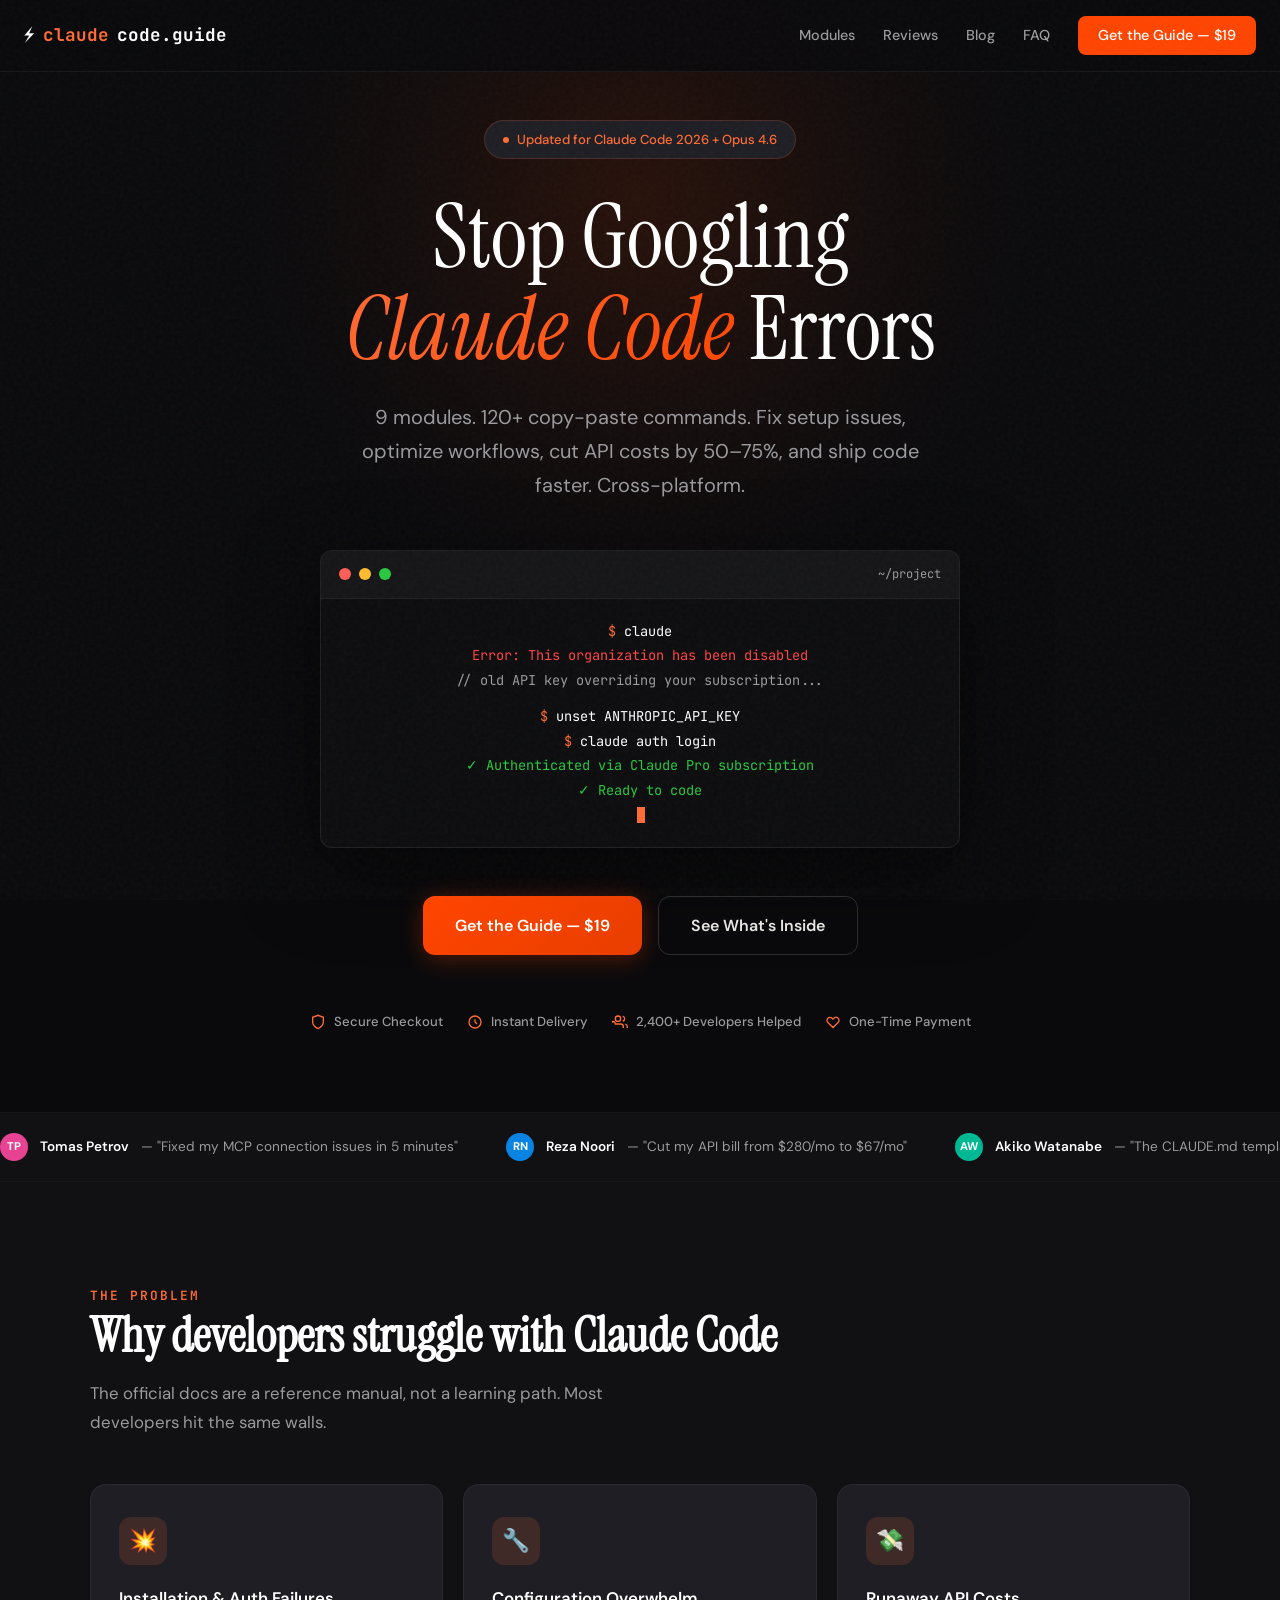
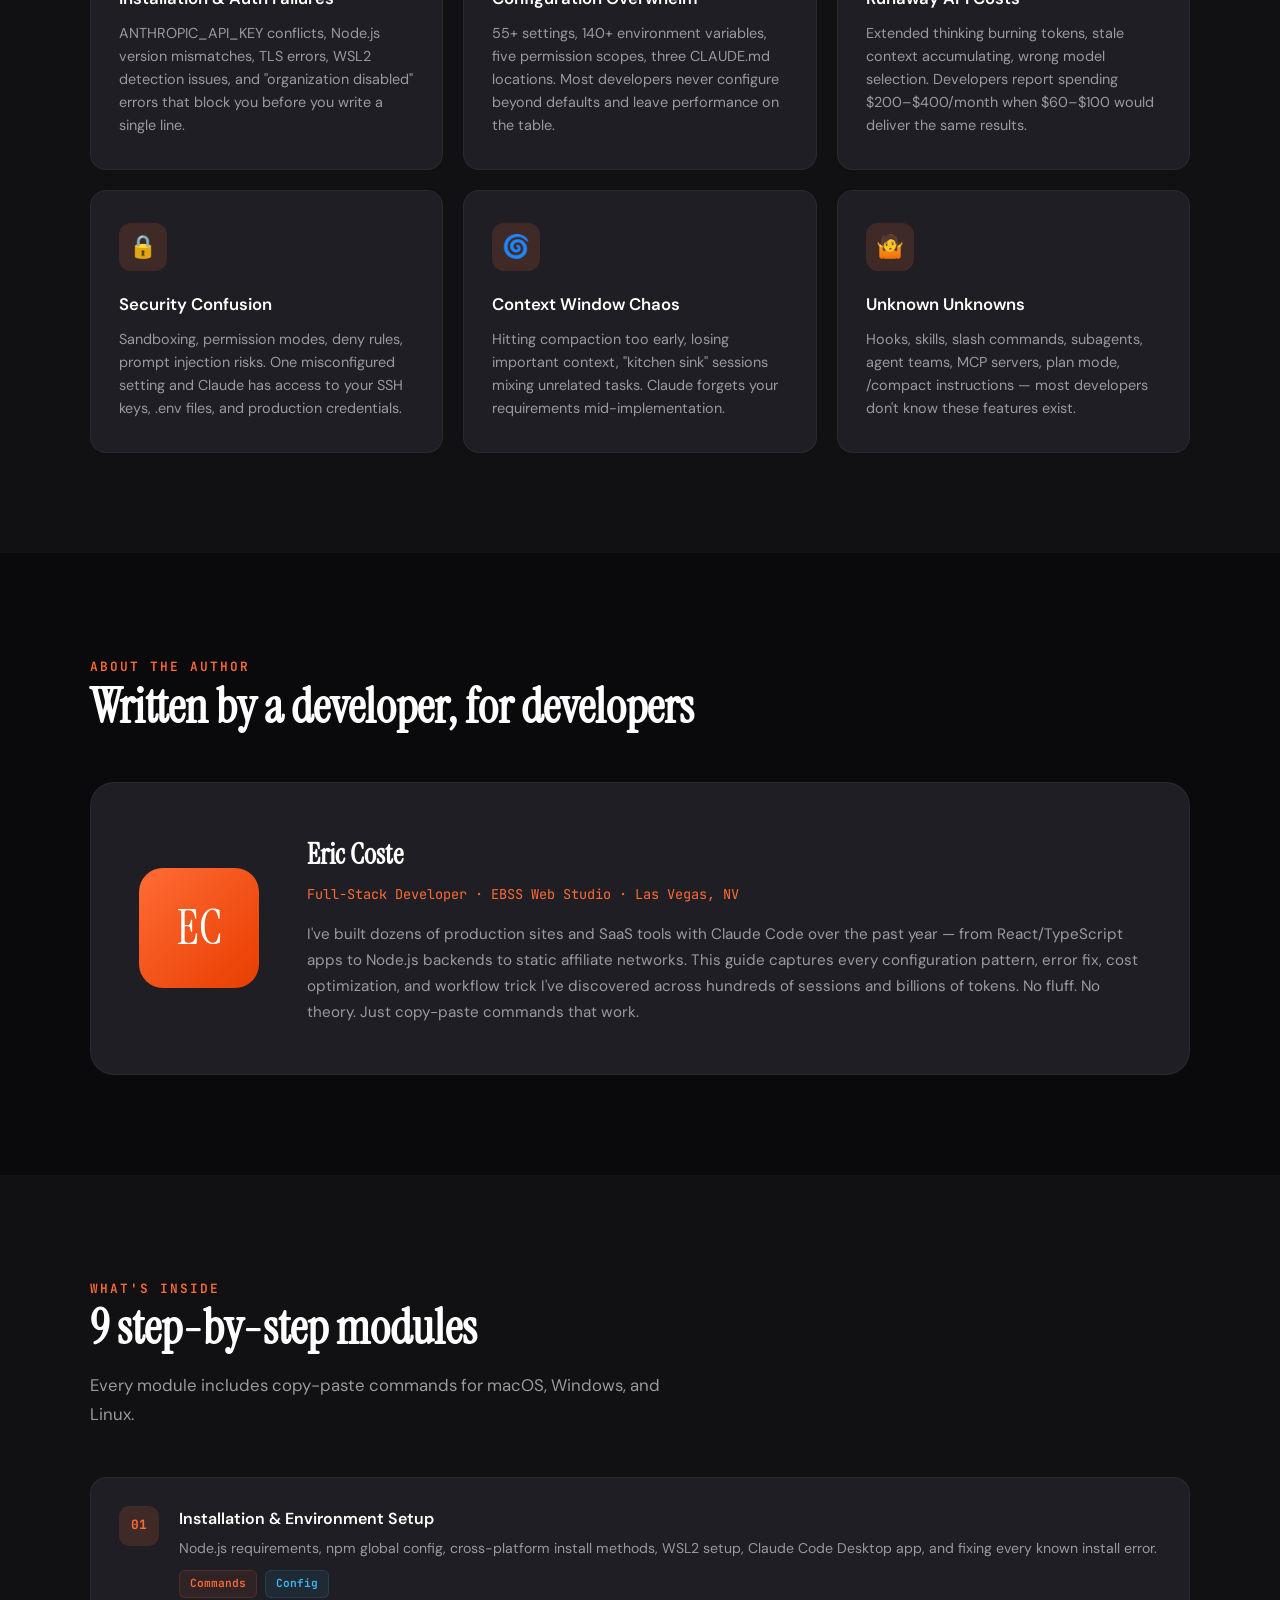
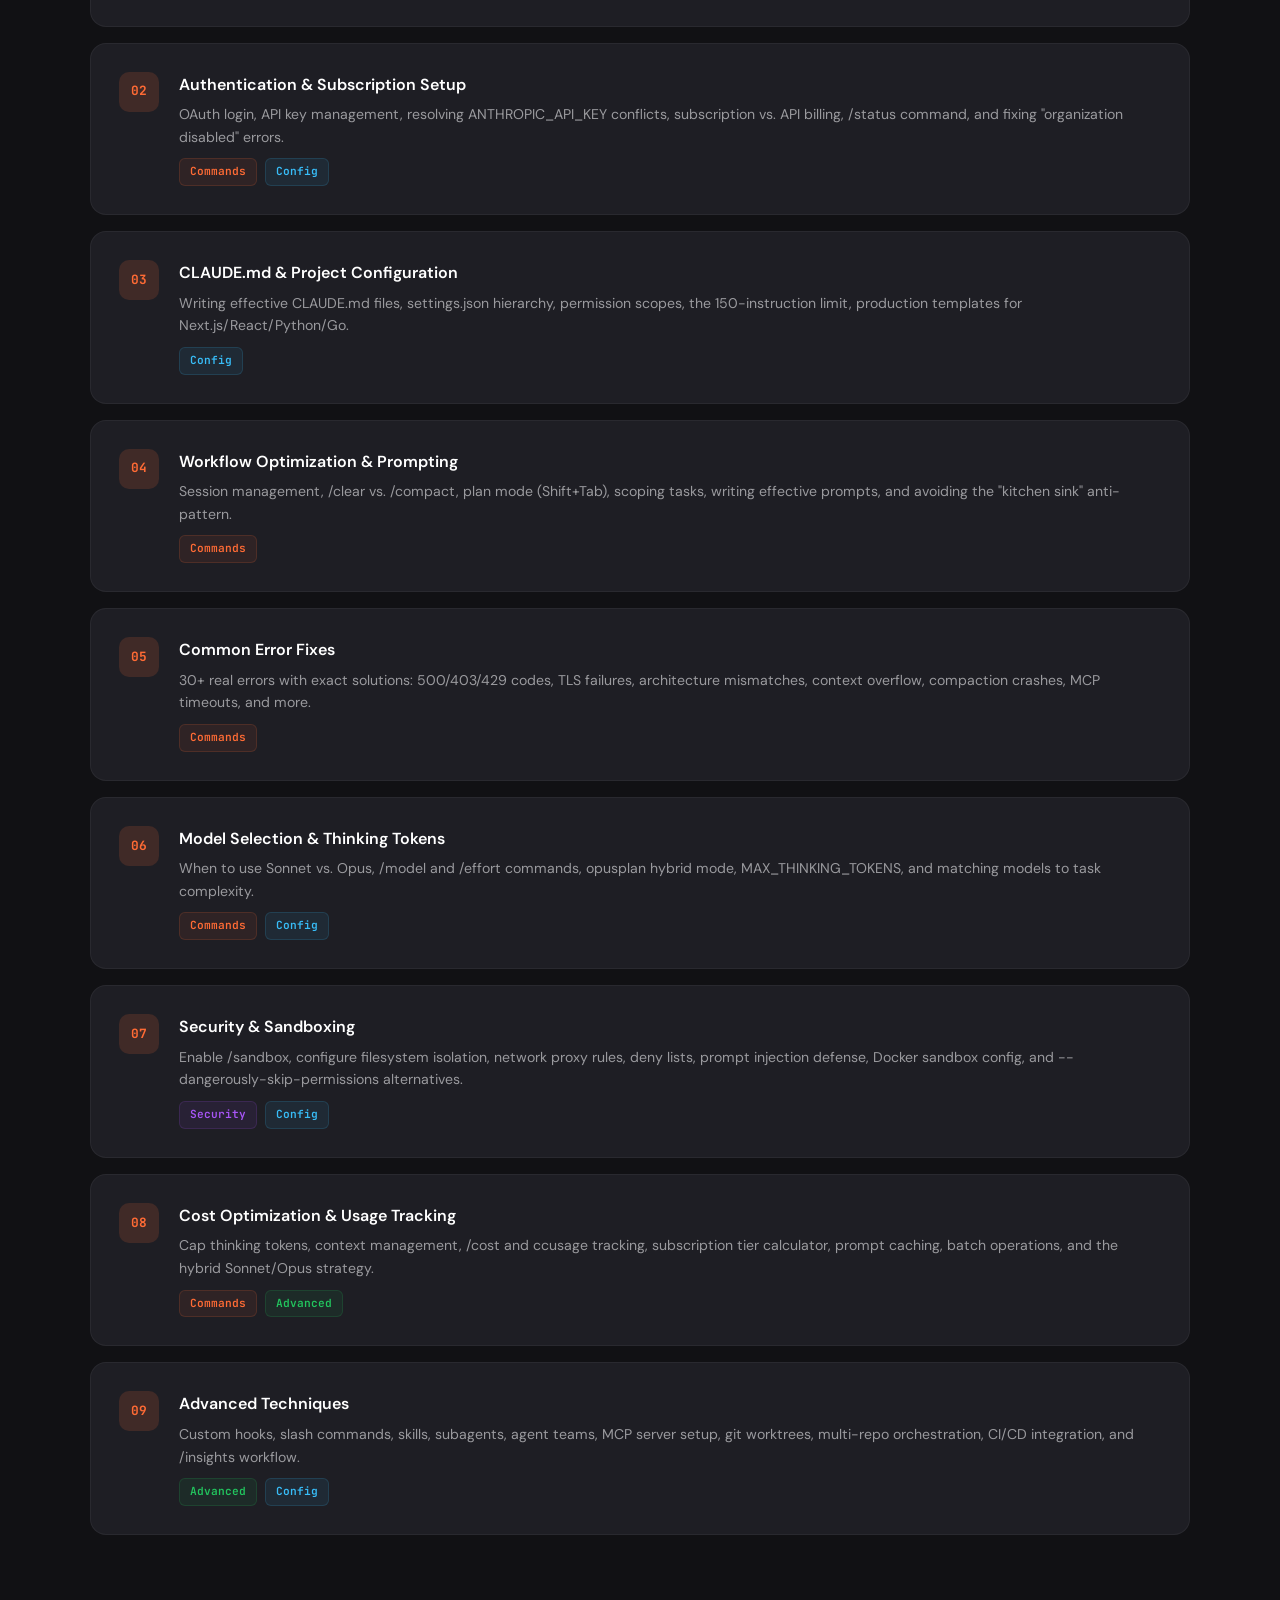
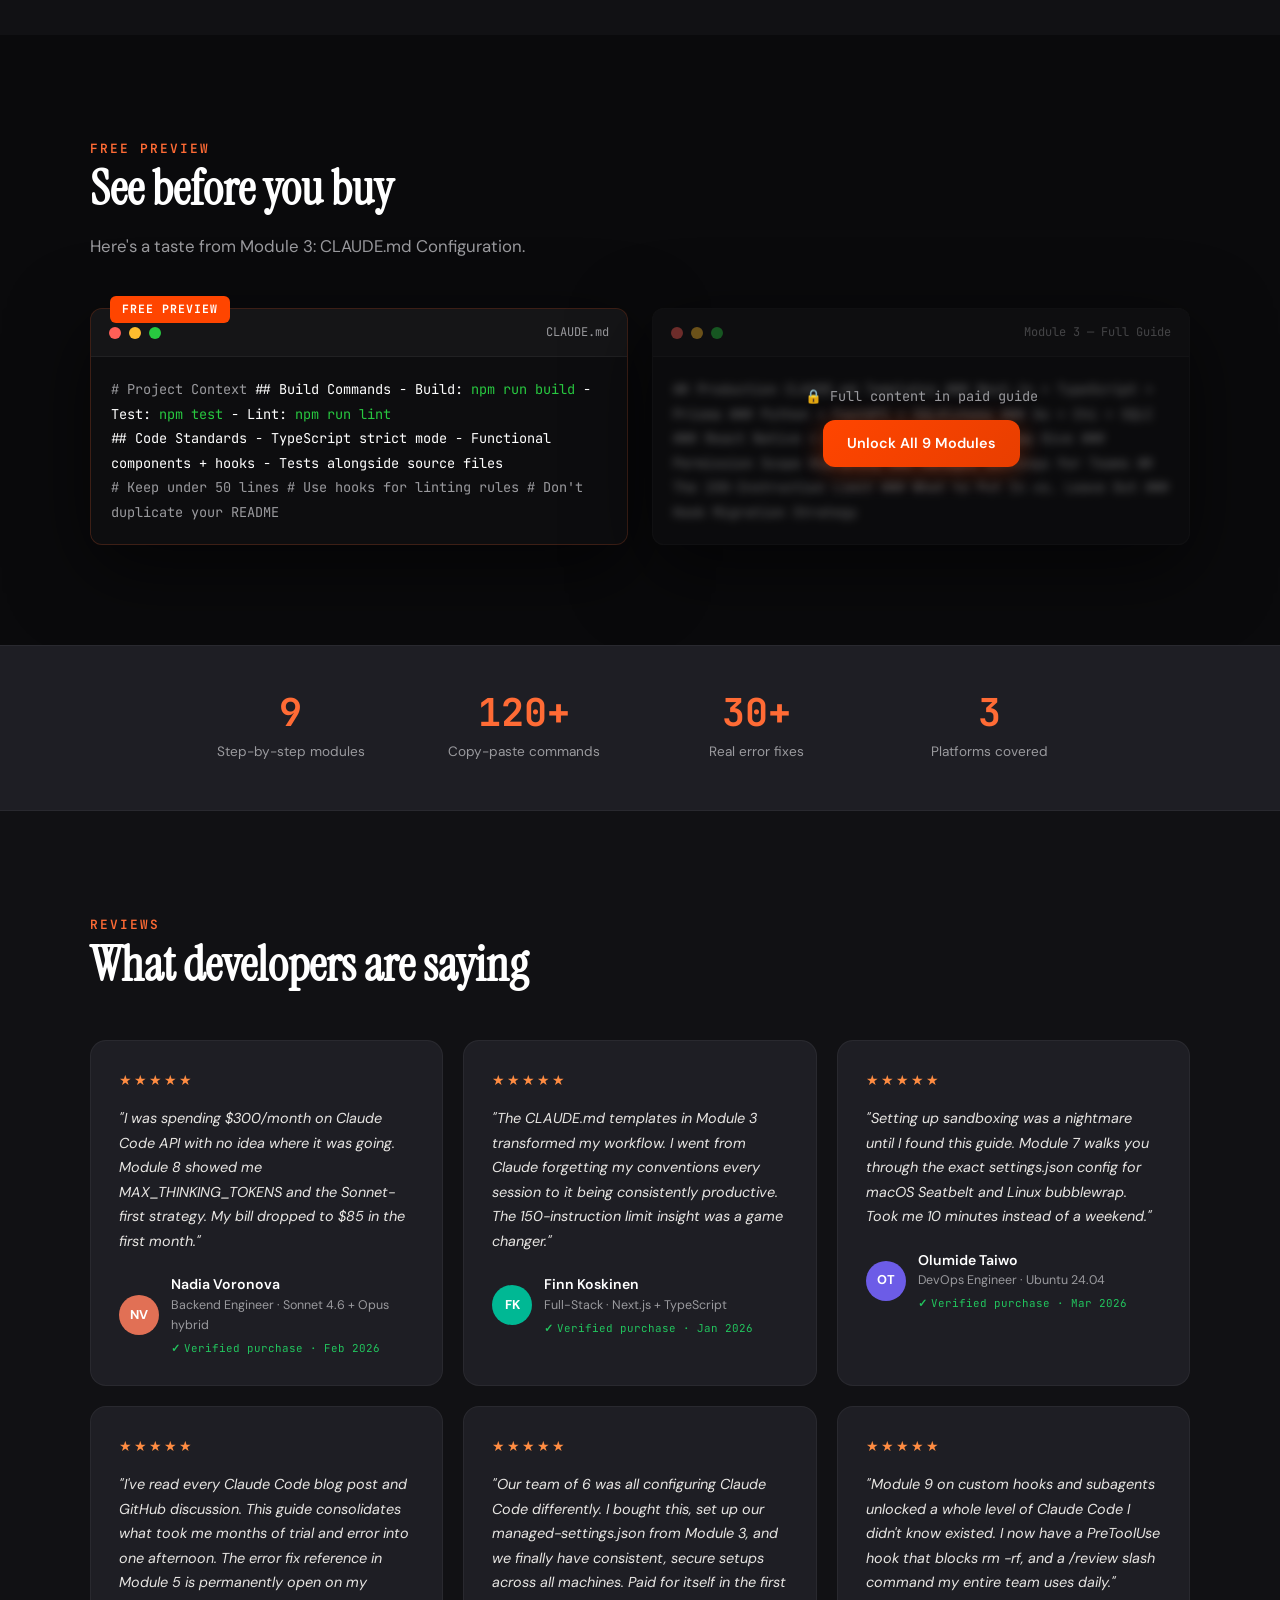
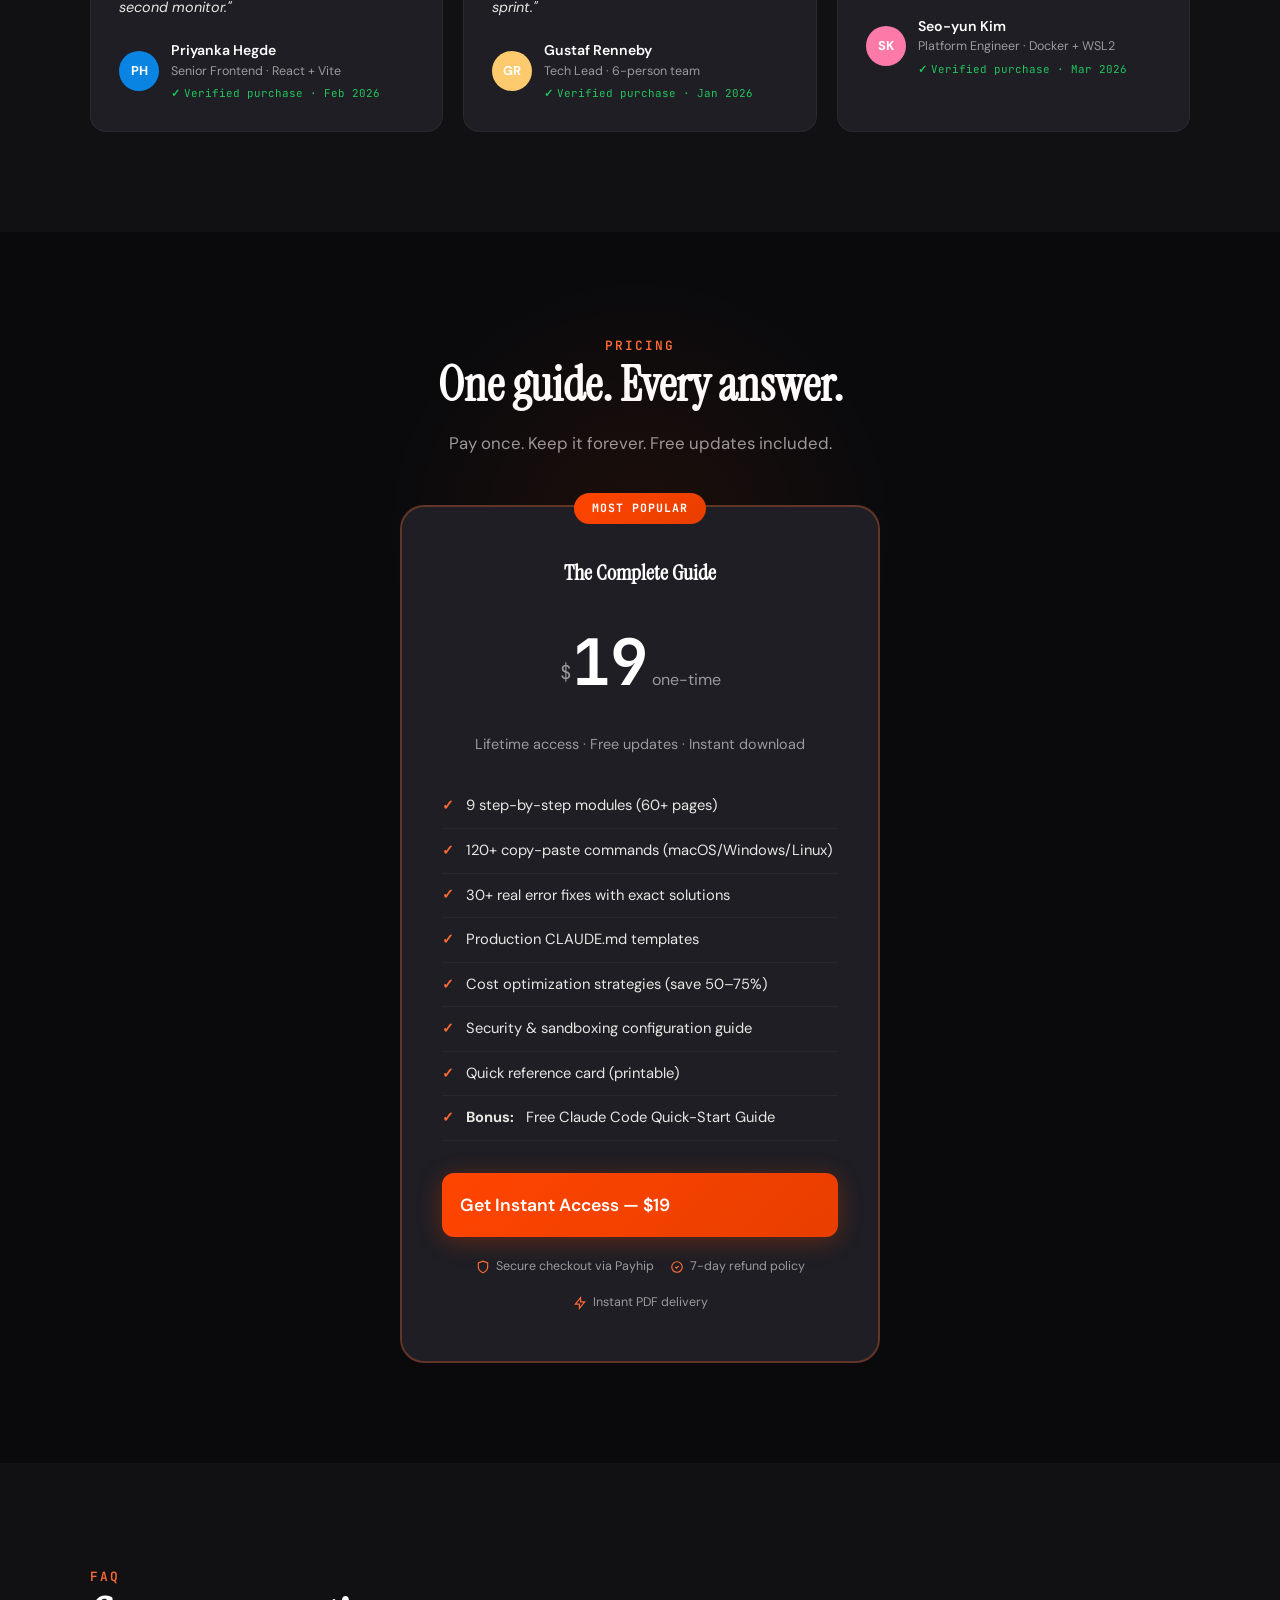
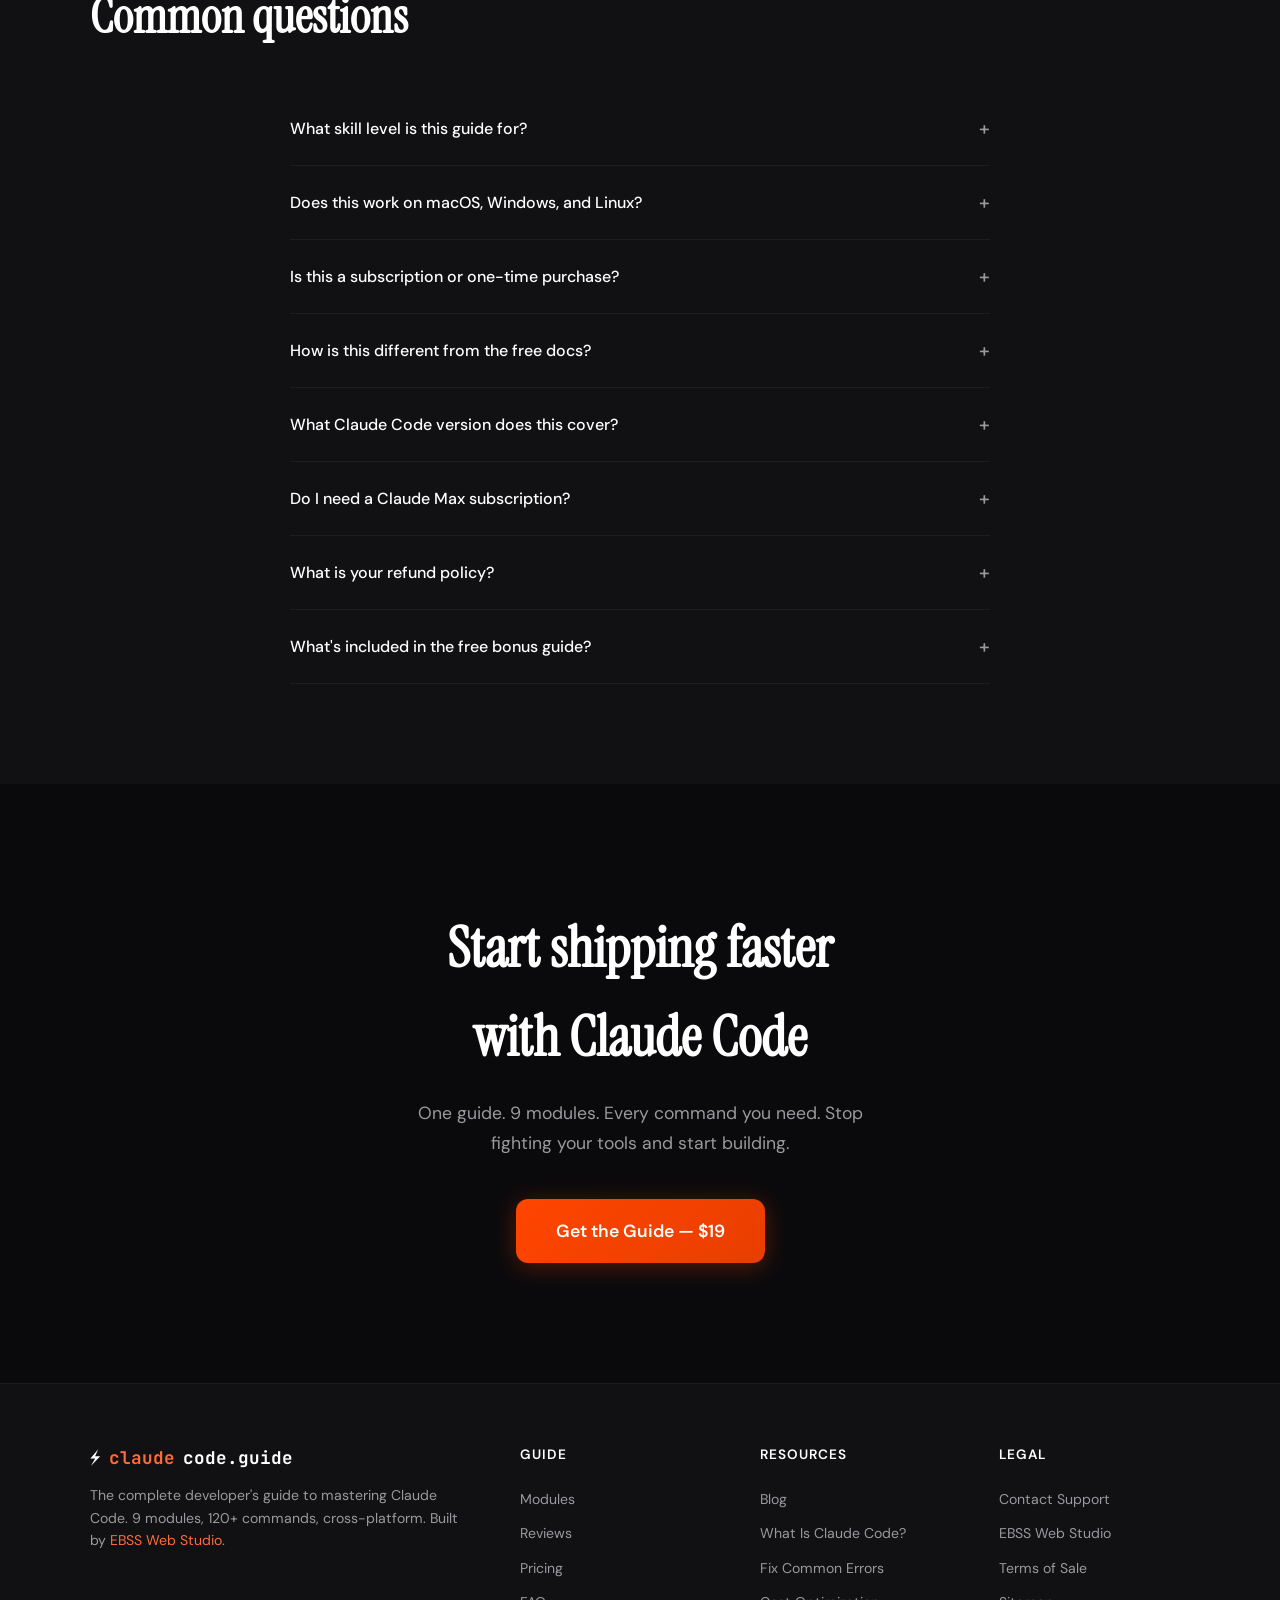
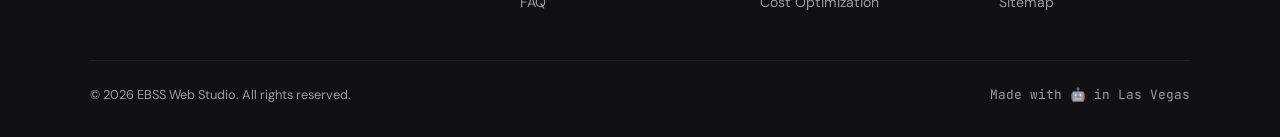
<file: index.html>
<!DOCTYPE html>
<html lang="en">
<head>
<meta charset="UTF-8">
<meta name="viewport" content="width=device-width, initial-scale=1.0, viewport-fit=cover">
<title>Master Claude Code: The Complete Developer's Guide | By Eric Coste</title>
<meta name="description" content="Stop fighting Claude Code errors. 9 step-by-step modules with copy-paste commands for setup, configuration, workflow optimization, cost reduction, security, and advanced techniques. Cross-platform. $19 one-time.">
<meta name="keywords" content="Claude Code guide, Claude Code tutorial, Claude Code errors, Claude Code setup, Claude Code configuration, CLAUDE.md, Claude Code cost optimization, Claude Code security, Claude Code sandboxing, Claude Code workflow">
<meta name="author" content="Eric Coste">
<meta name="robots" content="index, follow">
<link rel="canonical" href="https://claudecodeguide.com/">
<meta property="og:title" content="Master Claude Code: The Complete Developer's Guide">
<meta property="og:description" content="9 modules. 120+ copy-paste commands. Fix errors, optimize costs, secure your setup. One-time $19.">
<meta property="og:type" content="website">
<meta property="og:url" content="https://claudecodeguide.com/">
<meta property="og:image" content="https://claudecodeguide.com/assets/og-image.png">
<meta name="twitter:card" content="summary_large_image">
<meta name="twitter:title" content="Master Claude Code: The Complete Developer's Guide">
<meta name="twitter:description" content="9 modules. 120+ copy-paste commands. Fix errors, optimize costs, secure your setup. One-time $19.">
<meta name="twitter:image" content="https://claudecodeguide.com/assets/og-image.png">
<link rel="icon" type="image/svg+xml" href="data:image/svg+xml,<svg xmlns='http://www.w3.org/2000/svg' viewBox='0 0 100 100'><text y='.9em' font-size='90'>⚡</text></svg>">
<link rel="preconnect" href="https://fonts.googleapis.com">
<link rel="preconnect" href="https://fonts.gstatic.com" crossorigin>
<link href="https://fonts.googleapis.com/css2?family=DM+Sans:ital,opsz,wght@0,9..40,300;0,9..40,400;0,9..40,500;0,9..40,600;0,9..40,700;1,9..40,400&family=Instrument+Serif:ital@0;1&family=JetBrains+Mono:wght@400;500;600;700&display=swap" rel="stylesheet">
<script type="application/ld+json">
{
  "@context": "https://schema.org",
  "@type": "Product",
  "name": "Master Claude Code: The Complete Developer's Guide",
  "description": "9 step-by-step modules with 120+ copy-paste commands covering Claude Code setup, configuration, workflow optimization, error fixes, model selection, cost reduction, security, and advanced techniques.",
  "brand": { "@type": "Brand", "name": "EBSS Web Studio" },
  "author": { "@type": "Person", "name": "Eric Coste" },
  "offers": {
    "@type": "Offer",
    "price": "19.00",
    "priceCurrency": "USD",
    "availability": "https://schema.org/InStock",
    "priceValidUntil": "2027-12-31",
    "url": "https://claudecodeguide.com/"
  },
  "aggregateRating": {
    "@type": "AggregateRating",
    "ratingValue": "4.9",
    "reviewCount": "47"
  }
}
</script>
<script type="application/ld+json">
{
  "@context": "https://schema.org",
  "@type": "FAQPage",
  "mainEntity": [
    {"@type":"Question","name":"What skill level is this guide for?","acceptedAnswer":{"@type":"Answer","text":"This guide covers beginner through advanced. Modules 1-3 cover setup and configuration. Modules 4-6 cover workflows and optimization. Modules 7-9 cover security, cost reduction, and advanced techniques like agent teams and multi-repo orchestration."}},
    {"@type":"Question","name":"Does this work on macOS, Windows, and Linux?","acceptedAnswer":{"@type":"Answer","text":"Yes. Every command includes cross-platform variants for macOS, Windows (including WSL2), and Linux. Setup instructions cover all three operating systems."}},
    {"@type":"Question","name":"Is this a subscription or one-time purchase?","acceptedAnswer":{"@type":"Answer","text":"One-time purchase of $19. You get lifetime access to the PDF guide, the free Quick-Start bonus guide, and all future updates."}},
    {"@type":"Question","name":"How is this different from the free docs?","acceptedAnswer":{"@type":"Answer","text":"The official docs are reference documentation. This guide is structured as a step-by-step learning path with copy-paste commands, real error fixes, production CLAUDE.md templates, and cost optimization strategies tested across hundreds of sessions."}},
    {"@type":"Question","name":"What Claude Code version does this cover?","acceptedAnswer":{"@type":"Answer","text":"This guide covers Claude Code v1.x through the latest 2026 releases, including sandboxing, agent teams, skills, hooks, MCP server configuration, and Opus 4.6/Sonnet 4.6 model selection."}},
    {"@type":"Question","name":"Do I need a Claude Max subscription?","acceptedAnswer":{"@type":"Answer","text":"No. The guide covers all subscription tiers — Pro ($20/mo), Max 5x ($100/mo), Max 20x ($200/mo), and API pay-as-you-go. Module 8 specifically covers choosing the right plan and reducing costs by 50-75%."}},
    {"@type":"Question","name":"What is your refund policy?","acceptedAnswer":{"@type":"Answer","text":"We offer a 7-day refund window. If the fixes don't work for your setup, email us within 7 days of purchase for a full refund."}},
    {"@type":"Question","name":"What's included in the free bonus guide?","acceptedAnswer":{"@type":"Answer","text":"The Claude Code Quick-Start Guide covers basic installation across all platforms, essential post-install configuration, and your first commands. It's designed to get you up and running in under 10 minutes."}}
  ]
}
</script>
<script type="application/ld+json">
{
  "@context": "https://schema.org",
  "@type": "WebSite",
  "name": "Claude Code Guide",
  "url": "https://claudecodeguide.com/",
  "description": "The complete developer's guide to mastering Claude Code"
}
</script>
<style>
*,*::before,*::after{box-sizing:border-box;margin:0;padding:0}
:root{
  --bg:#0a0a0c;--bg2:#111114;--bg3:#18181d;--surface:#1e1e24;--surface2:#252530;
  --text:#e8e6e3;--text-dim:#9a9a9e;--text-bright:#ffffff;
  --fire1:#ff6b35;--fire2:#ff4500;--fire3:#e83e00;--fire4:#c62300;
  --accent:#ff8c42;--accent-glow:rgba(255,107,53,0.15);
  --mono:'JetBrains Mono',monospace;--serif:'Instrument Serif',serif;--sans:'DM Sans',sans-serif;
  --ease:cubic-bezier(0.22,1,0.36,1);
}
html{scroll-behavior:smooth;-webkit-text-size-adjust:100%}
body{font-family:var(--sans);background:var(--bg);color:var(--text);line-height:1.6;overflow-x:hidden;-webkit-tap-highlight-color:transparent;padding:env(safe-area-inset-top) env(safe-area-inset-right) env(safe-area-inset-bottom) env(safe-area-inset-left)}
a{color:var(--fire1);text-decoration:none;transition:color .2s}
a:hover{color:var(--accent)}
img{max-width:100%;display:block}
::selection{background:var(--fire2);color:#fff}
.skip-link{position:absolute;top:-100%;left:0;background:var(--fire1);color:#fff;padding:8px 16px;z-index:9999;font-weight:600;border-radius:0 0 8px 0}
.skip-link:focus{top:0}

/* Grain overlay */
body::after{content:'';position:fixed;inset:0;pointer-events:none;z-index:9998;opacity:.035;
  background-image:url("data:image/svg+xml,%3Csvg viewBox='0 0 256 256' xmlns='http://www.w3.org/2000/svg'%3E%3Cfilter id='noise'%3E%3CfeTurbulence type='fractalNoise' baseFrequency='0.9' numOctaves='4' stitchTiles='stitch'/%3E%3C/filter%3E%3Crect width='100%25' height='100%25' filter='url(%23noise)'/%3E%3C/svg%3E")}

/* Nav */
.nav{position:fixed;top:0;left:0;right:0;z-index:100;padding:16px 24px;background:rgba(10,10,12,0.85);backdrop-filter:blur(20px);border-bottom:1px solid rgba(255,255,255,0.05);display:flex;align-items:center;justify-content:space-between}
.nav-logo{font-family:var(--mono);font-weight:700;font-size:1.1rem;color:var(--text-bright);display:flex;align-items:center;gap:8px}
.nav-logo span{color:var(--fire1)}
.nav-links{display:flex;gap:28px;align-items:center}
.nav-links a{color:var(--text-dim);font-size:.9rem;font-weight:500;transition:color .2s}
.nav-links a:hover{color:var(--text-bright)}
.nav-cta{background:var(--fire2);color:#fff!important;padding:8px 20px;border-radius:8px;font-weight:600;font-size:.85rem;transition:all .2s}
.nav-cta:hover{background:var(--fire1);transform:translateY(-1px);box-shadow:0 4px 20px rgba(255,69,0,0.4)}
.hamburger{display:none;flex-direction:column;gap:5px;cursor:pointer;padding:8px;min-width:44px;min-height:44px;justify-content:center;align-items:center;background:none;border:none}
.hamburger span{display:block;width:22px;height:2px;background:var(--text);border-radius:2px;transition:all .3s}
.mobile-menu{display:none;position:fixed;inset:0;top:60px;background:rgba(10,10,12,0.98);z-index:99;flex-direction:column;padding:40px 24px;gap:24px}
.mobile-menu.active{display:flex}
.mobile-menu a{color:var(--text);font-size:1.2rem;font-weight:500;padding:12px 0;border-bottom:1px solid rgba(255,255,255,0.05)}

/* Hero */
.hero{min-height:100vh;display:flex;flex-direction:column;align-items:center;justify-content:center;padding:120px 24px 80px;text-align:center;position:relative;overflow:hidden}
.hero::before{content:'';position:absolute;top:-200px;left:50%;transform:translateX(-50%);width:800px;height:800px;background:radial-gradient(circle,rgba(255,69,0,0.12) 0%,rgba(255,69,0,0.04) 40%,transparent 70%);pointer-events:none}
.hero-badge{display:inline-flex;align-items:center;gap:8px;background:var(--surface);border:1px solid rgba(255,107,53,0.2);padding:8px 18px;border-radius:100px;font-size:.82rem;font-weight:500;color:var(--fire1);margin-bottom:32px;animation:fadeUp .8s var(--ease) both}
.hero-badge::before{content:'';width:6px;height:6px;background:var(--fire1);border-radius:50%;animation:pulse 2s infinite}
@keyframes pulse{0%,100%{opacity:1}50%{opacity:.4}}
.hero h1{font-family:var(--serif);font-size:clamp(2.8rem,7vw,5.5rem);font-weight:400;line-height:1.05;color:var(--text-bright);max-width:900px;animation:fadeUp .8s .1s var(--ease) both}
.hero h1 em{font-style:italic;background:linear-gradient(135deg,var(--fire1),var(--fire2));-webkit-background-clip:text;-webkit-text-fill-color:transparent;background-clip:text}
.hero-sub{font-size:clamp(1rem,2.5vw,1.25rem);color:var(--text-dim);max-width:600px;margin:24px auto 0;line-height:1.7;animation:fadeUp .8s .2s var(--ease) both}
@keyframes fadeUp{from{opacity:0;transform:translateY(24px)}to{opacity:1;transform:translateY(0)}}

/* Terminal */
.terminal-wrap{margin:48px auto 0;max-width:640px;width:100%;animation:fadeUp .8s .3s var(--ease) both}
.terminal{background:#0d0d0f;border:1px solid rgba(255,255,255,0.08);border-radius:12px;overflow:hidden;box-shadow:0 24px 80px rgba(0,0,0,0.6)}
.terminal-bar{display:flex;align-items:center;gap:8px;padding:14px 18px;background:rgba(255,255,255,0.03);border-bottom:1px solid rgba(255,255,255,0.05)}
.terminal-dot{width:12px;height:12px;border-radius:50%}
.terminal-dot:nth-child(1){background:#ff5f57}.terminal-dot:nth-child(2){background:#febc2e}.terminal-dot:nth-child(3){background:#28c840}
.terminal-title{margin-left:auto;font-family:var(--mono);font-size:.75rem;color:var(--text-dim)}
.terminal-body{padding:20px;font-family:var(--mono);font-size:.85rem;line-height:1.8;min-height:180px}
.terminal-body .prompt{color:var(--fire1)}
.terminal-body .cmd{color:var(--text-bright)}
.terminal-body .error{color:#ff4444}
.terminal-body .success{color:#28c840}
.terminal-body .dim{color:var(--text-dim)}
.typing-cursor{display:inline-block;width:8px;height:16px;background:var(--fire1);margin-left:2px;animation:blink 1s step-end infinite;vertical-align:text-bottom}
@keyframes blink{0%,100%{opacity:1}50%{opacity:0}}

/* Hero CTA */
.hero-cta{display:flex;flex-wrap:wrap;gap:16px;justify-content:center;margin-top:48px;animation:fadeUp .8s .4s var(--ease) both}
.btn{display:inline-flex;align-items:center;gap:8px;padding:16px 32px;border-radius:12px;font-weight:600;font-size:1rem;border:none;cursor:pointer;transition:all .25s var(--ease);min-height:44px}
.btn-fire{background:linear-gradient(135deg,var(--fire2),var(--fire3));color:#fff;box-shadow:0 4px 24px rgba(255,69,0,0.3)}
.btn-fire:hover{transform:translateY(-2px);box-shadow:0 8px 32px rgba(255,69,0,0.45);color:#fff}
.btn-ghost{background:transparent;color:var(--text);border:1px solid rgba(255,255,255,0.15)}
.btn-ghost:hover{border-color:var(--fire1);color:var(--fire1)}

/* Trust bar */
.trust-bar{display:flex;flex-wrap:wrap;justify-content:center;gap:24px;margin-top:56px;animation:fadeUp .8s .5s var(--ease) both}
.trust-item{display:flex;align-items:center;gap:8px;color:var(--text-dim);font-size:.82rem;font-weight:500}
.trust-item svg{width:16px;height:16px;color:var(--fire1);flex-shrink:0}

/* Social proof ticker */
.ticker-section{padding:20px 0;background:var(--bg2);border-top:1px solid rgba(255,255,255,0.03);border-bottom:1px solid rgba(255,255,255,0.03);overflow:hidden}
.ticker-track{display:flex;gap:48px;animation:scroll 40s linear infinite;width:max-content}
.ticker-track:hover{animation-play-state:paused}
@keyframes scroll{to{transform:translateX(-50%)}}
.ticker-item{display:flex;align-items:center;gap:12px;white-space:nowrap;font-size:.85rem;color:var(--text-dim)}
.ticker-item strong{color:var(--text-bright);font-weight:600}
.ticker-avatar{width:28px;height:28px;border-radius:50%;display:flex;align-items:center;justify-content:center;font-size:.7rem;font-weight:700;color:#fff;flex-shrink:0}

/* Section common */
.section{padding:100px 24px}
.section-inner{max-width:1100px;margin:0 auto}
.section-label{font-family:var(--mono);font-size:.8rem;font-weight:600;color:var(--fire1);text-transform:uppercase;letter-spacing:2px;margin-bottom:16px}
.section-title{font-family:var(--serif);font-size:clamp(2rem,4vw,3rem);color:var(--text-bright);line-height:1.15;margin-bottom:16px}
.section-desc{color:var(--text-dim);font-size:1.05rem;max-width:600px;line-height:1.7}

/* Problem section */
.problems{background:var(--bg2)}
.problem-grid{display:grid;grid-template-columns:repeat(3,1fr);gap:20px;margin-top:48px}
.problem-card{background:var(--surface);border:1px solid rgba(255,255,255,0.05);border-radius:16px;padding:32px 28px;transition:all .3s var(--ease)}
.problem-card:hover{border-color:rgba(255,107,53,0.2);transform:translateY(-4px);box-shadow:0 12px 40px rgba(0,0,0,0.3)}
.problem-icon{width:48px;height:48px;background:var(--accent-glow);border-radius:12px;display:flex;align-items:center;justify-content:center;font-size:1.4rem;margin-bottom:20px}
.problem-card h3{font-size:1.05rem;font-weight:600;color:var(--text-bright);margin-bottom:10px}
.problem-card p{font-size:.9rem;color:var(--text-dim);line-height:1.6}

/* Author */
.author-section{background:var(--bg)}
.author-box{display:flex;gap:48px;align-items:center;background:var(--surface);border:1px solid rgba(255,255,255,0.05);border-radius:24px;padding:48px;margin-top:48px}
.author-avatar{width:120px;height:120px;background:linear-gradient(135deg,var(--fire1),var(--fire3));border-radius:24px;display:flex;align-items:center;justify-content:center;font-family:var(--serif);font-size:3rem;color:#fff;flex-shrink:0}
.author-info h3{font-family:var(--serif);font-size:1.8rem;color:var(--text-bright);margin-bottom:6px}
.author-info .role{font-family:var(--mono);font-size:.85rem;color:var(--fire1);margin-bottom:16px}
.author-info p{color:var(--text-dim);line-height:1.7;font-size:.95rem}

/* Modules */
.modules{background:var(--bg2)}
.module-grid{display:grid;gap:16px;margin-top:48px}
.module-item{display:flex;align-items:flex-start;gap:20px;background:var(--surface);border:1px solid rgba(255,255,255,0.05);border-radius:16px;padding:28px;transition:all .3s var(--ease)}
.module-item:hover{border-color:rgba(255,107,53,0.15);transform:translateX(4px)}
.module-num{font-family:var(--mono);font-size:.8rem;font-weight:700;color:var(--fire1);background:var(--accent-glow);width:40px;height:40px;border-radius:10px;display:flex;align-items:center;justify-content:center;flex-shrink:0}
.module-content h3{font-size:1rem;font-weight:600;color:var(--text-bright);margin-bottom:6px}
.module-content p{font-size:.88rem;color:var(--text-dim);line-height:1.6}
.module-tags{display:flex;gap:8px;margin-top:10px;flex-wrap:wrap}
.module-tag{font-family:var(--mono);font-size:.7rem;font-weight:600;padding:4px 10px;border-radius:6px;background:rgba(255,107,53,0.08);color:var(--fire1);border:1px solid rgba(255,107,53,0.15)}
.module-tag.config{background:rgba(56,189,248,0.08);color:#38bdf8;border-color:rgba(56,189,248,0.15)}
.module-tag.security{background:rgba(168,85,247,0.08);color:#a855f7;border-color:rgba(168,85,247,0.15)}
.module-tag.advanced{background:rgba(34,197,94,0.08);color:#22c55e;border-color:rgba(34,197,94,0.15)}

/* Code preview */
.preview-section{background:var(--bg)}
.preview-wrap{margin-top:48px;display:grid;grid-template-columns:1fr 1fr;gap:24px}
.preview-free{position:relative}
.preview-free .terminal{border-color:rgba(255,107,53,0.2)}
.preview-label{position:absolute;top:-12px;left:20px;background:var(--fire2);color:#fff;font-family:var(--mono);font-size:.72rem;font-weight:700;padding:4px 12px;border-radius:6px;text-transform:uppercase;letter-spacing:1px}
.preview-paid{position:relative}
.preview-paid .terminal{border-color:rgba(255,255,255,0.05)}
.preview-paid .terminal-body{filter:blur(4px);user-select:none}
.preview-paid-overlay{position:absolute;inset:0;display:flex;flex-direction:column;align-items:center;justify-content:center;background:rgba(10,10,12,0.6);border-radius:12px;z-index:2}
.preview-paid-overlay span{font-family:var(--mono);font-size:.85rem;color:var(--text-dim);margin-bottom:12px}

/* Stats bar */
.stats-bar{background:var(--surface);border-top:1px solid rgba(255,255,255,0.05);border-bottom:1px solid rgba(255,255,255,0.05);padding:48px 24px}
.stats-inner{max-width:900px;margin:0 auto;display:grid;grid-template-columns:repeat(4,1fr);gap:32px;text-align:center}
.stat-num{font-family:var(--mono);font-size:clamp(1.8rem,3vw,2.5rem);font-weight:700;color:var(--fire1);line-height:1}
.stat-label{font-size:.85rem;color:var(--text-dim);margin-top:8px}

/* Testimonials */
.testimonials{background:var(--bg2)}
.testimonial-grid{display:grid;grid-template-columns:repeat(3,1fr);gap:20px;margin-top:48px}
.testimonial-card{background:var(--surface);border:1px solid rgba(255,255,255,0.05);border-radius:16px;padding:28px;transition:all .3s}
.testimonial-card:hover{border-color:rgba(255,107,53,0.15)}
.testimonial-stars{color:var(--accent);font-size:.9rem;margin-bottom:14px;letter-spacing:2px}
.testimonial-text{font-size:.9rem;color:var(--text);line-height:1.7;margin-bottom:20px;font-style:italic}
.testimonial-footer{display:flex;align-items:center;gap:12px}
.testimonial-avatar{width:40px;height:40px;border-radius:50%;display:flex;align-items:center;justify-content:center;font-size:.8rem;font-weight:700;color:#fff;flex-shrink:0}
.testimonial-name{font-weight:600;font-size:.88rem;color:var(--text-bright)}
.testimonial-meta{font-size:.78rem;color:var(--text-dim)}
.testimonial-badge{font-family:var(--mono);font-size:.68rem;color:#22c55e;display:flex;align-items:center;gap:4px;margin-top:4px}
.testimonial-badge::before{content:'✓';font-weight:700}

/* Pricing */
.pricing{background:var(--bg);position:relative}
.pricing::before{content:'';position:absolute;top:0;left:50%;transform:translateX(-50%);width:600px;height:600px;background:radial-gradient(circle,rgba(255,69,0,0.08) 0%,transparent 60%);pointer-events:none}
.pricing-card{max-width:480px;margin:48px auto 0;background:var(--surface);border:2px solid rgba(255,107,53,0.3);border-radius:24px;padding:48px 40px;text-align:center;position:relative}
.pricing-card::before{content:'MOST POPULAR';position:absolute;top:-14px;left:50%;transform:translateX(-50%);background:linear-gradient(135deg,var(--fire2),var(--fire3));color:#fff;font-family:var(--mono);font-size:.72rem;font-weight:700;padding:6px 18px;border-radius:100px;letter-spacing:1px}
.pricing-price{margin:20px 0}
.pricing-price .dollar{font-family:var(--mono);font-size:1.2rem;color:var(--text-dim);vertical-align:super}
.pricing-price .amount{font-family:var(--mono);font-size:4rem;font-weight:700;color:var(--text-bright)}
.pricing-price .period{font-size:1rem;color:var(--text-dim)}
.pricing-subtitle{font-size:.9rem;color:var(--text-dim);margin-bottom:28px}
.pricing-features{list-style:none;text-align:left;margin-bottom:32px}
.pricing-features li{padding:10px 0;border-bottom:1px solid rgba(255,255,255,0.04);font-size:.92rem;color:var(--text);display:flex;align-items:center;gap:12px}
.pricing-features li::before{content:'✓';color:var(--fire1);font-weight:700;font-size:.85rem}
.pricing-btn{width:100%;padding:18px;font-size:1.1rem}
.pricing-trust{display:flex;flex-wrap:wrap;justify-content:center;gap:16px;margin-top:20px}
.pricing-trust span{font-size:.78rem;color:var(--text-dim);display:flex;align-items:center;gap:6px}
.pricing-trust svg{width:14px;height:14px;color:var(--fire1)}

/* FAQ */
.faq{background:var(--bg2)}
.faq-list{max-width:700px;margin:48px auto 0}
.faq-item{border-bottom:1px solid rgba(255,255,255,0.05)}
.faq-question{display:flex;align-items:center;justify-content:space-between;padding:24px 0;cursor:pointer;font-size:1rem;font-weight:500;color:var(--text-bright);background:none;border:none;width:100%;text-align:left;font-family:var(--sans);min-height:44px}
.faq-question:hover{color:var(--fire1)}
.faq-icon{font-size:1.2rem;color:var(--text-dim);transition:transform .3s;flex-shrink:0;margin-left:16px}
.faq-item.active .faq-icon{transform:rotate(45deg);color:var(--fire1)}
.faq-answer{max-height:0;overflow:hidden;transition:max-height .4s var(--ease)}
.faq-item.active .faq-answer{max-height:300px}
.faq-answer p{padding:0 0 24px;font-size:.92rem;color:var(--text-dim);line-height:1.7}

/* Final CTA */
.final-cta{background:var(--bg);text-align:center;padding:120px 24px}
.final-cta h2{font-family:var(--serif);font-size:clamp(2rem,5vw,3.5rem);color:var(--text-bright);margin-bottom:16px}
.final-cta p{color:var(--text-dim);font-size:1.1rem;max-width:500px;margin:0 auto 40px;line-height:1.7}

/* Footer */
.footer{background:var(--bg2);border-top:1px solid rgba(255,255,255,0.05);padding:60px 24px 32px}
.footer-inner{max-width:1100px;margin:0 auto;display:grid;grid-template-columns:2fr 1fr 1fr 1fr;gap:48px}
.footer-brand p{color:var(--text-dim);font-size:.88rem;line-height:1.6;margin-top:12px}
.footer-col h4{font-size:.85rem;font-weight:600;color:var(--text-bright);margin-bottom:16px;text-transform:uppercase;letter-spacing:1px}
.footer-col a{display:block;color:var(--text-dim);font-size:.88rem;padding:6px 0;transition:color .2s}
.footer-col a:hover{color:var(--fire1)}
.footer-bottom{max-width:1100px;margin:40px auto 0;padding-top:24px;border-top:1px solid rgba(255,255,255,0.05);display:flex;justify-content:space-between;align-items:center;flex-wrap:wrap;gap:12px}
.footer-bottom p{color:var(--text-dim);font-size:.8rem}
.footer-made{font-family:var(--mono);font-size:.78rem;color:var(--text-dim)}

/* Scroll reveal */
.reveal{opacity:0;transform:translateY(30px);transition:all .7s var(--ease)}.reveal.visible{opacity:1;transform:translateY(0)}

/* Responsive */
@media(max-width:768px){
  .nav-links{display:none}
  .hamburger{display:flex}
  .problem-grid,.testimonial-grid{grid-template-columns:1fr}
  .preview-wrap{grid-template-columns:1fr}
  .stats-inner{grid-template-columns:repeat(2,1fr);gap:24px}
  .author-box{flex-direction:column;text-align:center;padding:32px 24px}
  .footer-inner{grid-template-columns:1fr}
  .footer-bottom{flex-direction:column;text-align:center}
  .pricing-card{padding:36px 24px}
  .section{padding:72px 20px}
}
@media(max-width:380px){
  .hero h1{font-size:2.2rem}
  .btn{padding:14px 24px;font-size:.9rem}
  .terminal-body{font-size:.75rem;padding:14px}
  .hero{padding:100px 16px 60px}
}
</style>
</head>
<body>
<a href="#main" class="skip-link">Skip to main content</a>

<!-- Nav -->
<nav class="nav" role="navigation" aria-label="Main navigation">
  <a href="/" class="nav-logo" aria-label="Claude Code Guide home">⚡ <span>claude</span>code.guide</a>
  <div class="nav-links">
    <a href="#modules">Modules</a>
    <a href="#testimonials">Reviews</a>
    <a href="/blog/">Blog</a>
    <a href="#faq">FAQ</a>
    <a href="#pricing" class="nav-cta">Get the Guide — $19</a>
  </div>
  <button class="hamburger" aria-label="Toggle menu" aria-expanded="false" onclick="toggleMenu()">
    <span></span><span></span><span></span>
  </button>
</nav>
<div class="mobile-menu" id="mobileMenu" role="navigation" aria-label="Mobile navigation">
  <a href="#modules" onclick="toggleMenu()">Modules</a>
  <a href="#testimonials" onclick="toggleMenu()">Reviews</a>
  <a href="/blog/" onclick="toggleMenu()">Blog</a>
  <a href="#faq" onclick="toggleMenu()">FAQ</a>
  <a href="#pricing" class="btn btn-fire" onclick="toggleMenu()">Get the Guide — $19</a>
</div>

<main id="main">
<!-- Hero -->
<section class="hero">
  <span class="hero-badge">Updated for Claude Code 2026 + Opus 4.6</span>
  <h1>Stop Googling<br><em>Claude Code</em> Errors</h1>
  <p class="hero-sub">9 modules. 120+ copy-paste commands. Fix setup issues, optimize workflows, cut API costs by 50–75%, and ship code faster. Cross-platform.</p>

  <div class="terminal-wrap">
    <div class="terminal" role="img" aria-label="Terminal showing a common Claude Code error being resolved">
      <div class="terminal-bar">
        <span class="terminal-dot"></span><span class="terminal-dot"></span><span class="terminal-dot"></span>
        <span class="terminal-title">~/project</span>
      </div>
      <div class="terminal-body" id="terminalBody">
        <div><span class="prompt">$ </span><span class="cmd">claude</span></div>
        <div class="error">Error: This organization has been disabled</div>
        <div class="dim">// old API key overriding your subscription...</div>
        <div style="margin-top:12px"><span class="prompt">$ </span><span class="cmd">unset ANTHROPIC_API_KEY</span></div>
        <div><span class="prompt">$ </span><span class="cmd">claude auth login</span></div>
        <div class="success">✓ Authenticated via Claude Pro subscription</div>
        <div class="success">✓ Ready to code</div>
        <span class="typing-cursor"></span>
      </div>
    </div>
  </div>

  <div class="hero-cta">
    <a href="#pricing" class="btn btn-fire">Get the Guide — $19</a>
    <a href="#modules" class="btn btn-ghost">See What's Inside</a>
  </div>

  <div class="trust-bar">
    <span class="trust-item"><svg viewBox="0 0 24 24" fill="none" stroke="currentColor" stroke-width="2"><path d="M12 22s8-4 8-10V5l-8-3-8 3v7c0 6 8 10 8 10z"/></svg>Secure Checkout</span>
    <span class="trust-item"><svg viewBox="0 0 24 24" fill="none" stroke="currentColor" stroke-width="2"><path d="M12 8v4l3 3m6-3a9 9 0 11-18 0 9 9 0 0118 0z"/></svg>Instant Delivery</span>
    <span class="trust-item"><svg viewBox="0 0 24 24" fill="none" stroke="currentColor" stroke-width="2"><path d="M17 21v-2a4 4 0 00-4-4H5a4 4 0 00-4-4v2"/><circle cx="9" cy="7" r="4"/><path d="M23 21v-2a4 4 0 00-3-3.87"/><path d="M16 3.13a4 4 0 010 7.75"/></svg>2,400+ Developers Helped</span>
    <span class="trust-item"><svg viewBox="0 0 24 24" fill="none" stroke="currentColor" stroke-width="2"><path d="M4.318 6.318a4.5 4.5 0 000 6.364L12 20.364l7.682-7.682a4.5 4.5 0 00-6.364-6.364L12 7.636l-1.318-1.318a4.5 4.5 0 00-6.364 0z"/></svg>One-Time Payment</span>
  </div>
</section>

<!-- Social proof ticker -->
<div class="ticker-section" aria-hidden="true">
  <div class="ticker-track">
    <span class="ticker-item"><span class="ticker-avatar" style="background:#e84393">TP</span><strong>Tomas Petrov</strong> — "Fixed my MCP connection issues in 5 minutes"</span>
    <span class="ticker-item"><span class="ticker-avatar" style="background:#0984e3">RN</span><strong>Reza Noori</strong> — "Cut my API bill from $280/mo to $67/mo"</span>
    <span class="ticker-item"><span class="ticker-avatar" style="background:#00b894">AW</span><strong>Akiko Watanabe</strong> — "The CLAUDE.md templates alone are worth $19"</span>
    <span class="ticker-item"><span class="ticker-avatar" style="background:#6c5ce7">DH</span><strong>Declan Hargrove</strong> — "Finally got sandboxing configured correctly"</span>
    <span class="ticker-item"><span class="ticker-avatar" style="background:#fd79a8">MB</span><strong>Mira Bozhkova</strong> — "My team's onboarding time went from 2 days to 3 hours"</span>
    <span class="ticker-item"><span class="ticker-avatar" style="background:#e17055">CJ</span><strong>Caleb Johansen</strong> — "Wish I found this before burning $400 on tokens"</span>
    <span class="ticker-item"><span class="ticker-avatar" style="background:#00cec9">LL</span><strong>Lena Lindqvist</strong> — "The /compact workflow guide is incredible"</span>
    <span class="ticker-item"><span class="ticker-avatar" style="background:#a29bfe">YK</span><strong>Yuto Kawamura</strong> — "Went from stuck to shipping in one afternoon"</span>
    <!-- duplicate for seamless loop -->
    <span class="ticker-item"><span class="ticker-avatar" style="background:#e84393">TP</span><strong>Tomas Petrov</strong> — "Fixed my MCP connection issues in 5 minutes"</span>
    <span class="ticker-item"><span class="ticker-avatar" style="background:#0984e3">RN</span><strong>Reza Noori</strong> — "Cut my API bill from $280/mo to $67/mo"</span>
    <span class="ticker-item"><span class="ticker-avatar" style="background:#00b894">AW</span><strong>Akiko Watanabe</strong> — "The CLAUDE.md templates alone are worth $19"</span>
    <span class="ticker-item"><span class="ticker-avatar" style="background:#6c5ce7">DH</span><strong>Declan Hargrove</strong> — "Finally got sandboxing configured correctly"</span>
    <span class="ticker-item"><span class="ticker-avatar" style="background:#fd79a8">MB</span><strong>Mira Bozhkova</strong> — "My team's onboarding time went from 2 days to 3 hours"</span>
    <span class="ticker-item"><span class="ticker-avatar" style="background:#e17055">CJ</span><strong>Caleb Johansen</strong> — "Wish I found this before burning $400 on tokens"</span>
    <span class="ticker-item"><span class="ticker-avatar" style="background:#00cec9">LL</span><strong>Lena Lindqvist</strong> — "The /compact workflow guide is incredible"</span>
    <span class="ticker-item"><span class="ticker-avatar" style="background:#a29bfe">YK</span><strong>Yuto Kawamura</strong> — "Went from stuck to shipping in one afternoon"</span>
  </div>
</div>

<!-- Problems -->
<section class="section problems reveal" id="problems">
  <div class="section-inner">
    <span class="section-label">The Problem</span>
    <h2 class="section-title">Why developers struggle with Claude Code</h2>
    <p class="section-desc">The official docs are a reference manual, not a learning path. Most developers hit the same walls.</p>
    <div class="problem-grid">
      <div class="problem-card">
        <div class="problem-icon">💥</div>
        <h3>Installation & Auth Failures</h3>
        <p>ANTHROPIC_API_KEY conflicts, Node.js version mismatches, TLS errors, WSL2 detection issues, and "organization disabled" errors that block you before you write a single line.</p>
      </div>
      <div class="problem-card">
        <div class="problem-icon">🔧</div>
        <h3>Configuration Overwhelm</h3>
        <p>55+ settings, 140+ environment variables, five permission scopes, three CLAUDE.md locations. Most developers never configure beyond defaults and leave performance on the table.</p>
      </div>
      <div class="problem-card">
        <div class="problem-icon">💸</div>
        <h3>Runaway API Costs</h3>
        <p>Extended thinking burning tokens, stale context accumulating, wrong model selection. Developers report spending $200–$400/month when $60–$100 would deliver the same results.</p>
      </div>
      <div class="problem-card">
        <div class="problem-icon">🔒</div>
        <h3>Security Confusion</h3>
        <p>Sandboxing, permission modes, deny rules, prompt injection risks. One misconfigured setting and Claude has access to your SSH keys, .env files, and production credentials.</p>
      </div>
      <div class="problem-card">
        <div class="problem-icon">🌀</div>
        <h3>Context Window Chaos</h3>
        <p>Hitting compaction too early, losing important context, "kitchen sink" sessions mixing unrelated tasks. Claude forgets your requirements mid-implementation.</p>
      </div>
      <div class="problem-card">
        <div class="problem-icon">🤷</div>
        <h3>Unknown Unknowns</h3>
        <p>Hooks, skills, slash commands, subagents, agent teams, MCP servers, plan mode, /compact instructions — most developers don't know these features exist.</p>
      </div>
    </div>
  </div>
</section>

<!-- Author -->
<section class="section author-section reveal">
  <div class="section-inner">
    <span class="section-label">About the Author</span>
    <h2 class="section-title">Written by a developer, for developers</h2>
    <div class="author-box">
      <div class="author-avatar">EC</div>
      <div class="author-info">
        <h3>Eric Coste</h3>
        <p class="role">Full-Stack Developer · EBSS Web Studio · Las Vegas, NV</p>
        <p>I've built dozens of production sites and SaaS tools with Claude Code over the past year — from React/TypeScript apps to Node.js backends to static affiliate networks. This guide captures every configuration pattern, error fix, cost optimization, and workflow trick I've discovered across hundreds of sessions and billions of tokens. No fluff. No theory. Just copy-paste commands that work.</p>
      </div>
    </div>
  </div>
</section>

<!-- Modules -->
<section class="section modules reveal" id="modules">
  <div class="section-inner">
    <span class="section-label">What's Inside</span>
    <h2 class="section-title">9 step-by-step modules</h2>
    <p class="section-desc">Every module includes copy-paste commands for macOS, Windows, and Linux.</p>
    <div class="module-grid">
      <div class="module-item">
        <div class="module-num">01</div>
        <div class="module-content">
          <h3>Installation & Environment Setup</h3>
          <p>Node.js requirements, npm global config, cross-platform install methods, WSL2 setup, Claude Code Desktop app, and fixing every known install error.</p>
          <div class="module-tags"><span class="module-tag">Commands</span><span class="module-tag config">Config</span></div>
        </div>
      </div>
      <div class="module-item">
        <div class="module-num">02</div>
        <div class="module-content">
          <h3>Authentication & Subscription Setup</h3>
          <p>OAuth login, API key management, resolving ANTHROPIC_API_KEY conflicts, subscription vs. API billing, /status command, and fixing "organization disabled" errors.</p>
          <div class="module-tags"><span class="module-tag">Commands</span><span class="module-tag config">Config</span></div>
        </div>
      </div>
      <div class="module-item">
        <div class="module-num">03</div>
        <div class="module-content">
          <h3>CLAUDE.md & Project Configuration</h3>
          <p>Writing effective CLAUDE.md files, settings.json hierarchy, permission scopes, the 150-instruction limit, production templates for Next.js/React/Python/Go.</p>
          <div class="module-tags"><span class="module-tag config">Config</span></div>
        </div>
      </div>
      <div class="module-item">
        <div class="module-num">04</div>
        <div class="module-content">
          <h3>Workflow Optimization & Prompting</h3>
          <p>Session management, /clear vs. /compact, plan mode (Shift+Tab), scoping tasks, writing effective prompts, and avoiding the "kitchen sink" anti-pattern.</p>
          <div class="module-tags"><span class="module-tag">Commands</span></div>
        </div>
      </div>
      <div class="module-item">
        <div class="module-num">05</div>
        <div class="module-content">
          <h3>Common Error Fixes</h3>
          <p>30+ real errors with exact solutions: 500/403/429 codes, TLS failures, architecture mismatches, context overflow, compaction crashes, MCP timeouts, and more.</p>
          <div class="module-tags"><span class="module-tag">Commands</span></div>
        </div>
      </div>
      <div class="module-item">
        <div class="module-num">06</div>
        <div class="module-content">
          <h3>Model Selection & Thinking Tokens</h3>
          <p>When to use Sonnet vs. Opus, /model and /effort commands, opusplan hybrid mode, MAX_THINKING_TOKENS, and matching models to task complexity.</p>
          <div class="module-tags"><span class="module-tag">Commands</span><span class="module-tag config">Config</span></div>
        </div>
      </div>
      <div class="module-item">
        <div class="module-num">07</div>
        <div class="module-content">
          <h3>Security & Sandboxing</h3>
          <p>Enable /sandbox, configure filesystem isolation, network proxy rules, deny lists, prompt injection defense, Docker sandbox config, and --dangerously-skip-permissions alternatives.</p>
          <div class="module-tags"><span class="module-tag security">Security</span><span class="module-tag config">Config</span></div>
        </div>
      </div>
      <div class="module-item">
        <div class="module-num">08</div>
        <div class="module-content">
          <h3>Cost Optimization & Usage Tracking</h3>
          <p>Cap thinking tokens, context management, /cost and ccusage tracking, subscription tier calculator, prompt caching, batch operations, and the hybrid Sonnet/Opus strategy.</p>
          <div class="module-tags"><span class="module-tag">Commands</span><span class="module-tag advanced">Advanced</span></div>
        </div>
      </div>
      <div class="module-item">
        <div class="module-num">09</div>
        <div class="module-content">
          <h3>Advanced Techniques</h3>
          <p>Custom hooks, slash commands, skills, subagents, agent teams, MCP server setup, git worktrees, multi-repo orchestration, CI/CD integration, and /insights workflow.</p>
          <div class="module-tags"><span class="module-tag advanced">Advanced</span><span class="module-tag config">Config</span></div>
        </div>
      </div>
    </div>
  </div>
</section>

<!-- Code Preview -->
<section class="section preview-section reveal">
  <div class="section-inner">
    <span class="section-label">Free Preview</span>
    <h2 class="section-title">See before you buy</h2>
    <p class="section-desc">Here's a taste from Module 3: CLAUDE.md Configuration.</p>
    <div class="preview-wrap">
      <div class="preview-free">
        <span class="preview-label">Free Preview</span>
        <div class="terminal">
          <div class="terminal-bar">
            <span class="terminal-dot"></span><span class="terminal-dot"></span><span class="terminal-dot"></span>
            <span class="terminal-title">CLAUDE.md</span>
          </div>
          <div class="terminal-body">
<span class="dim"># Project Context</span>
<span class="cmd">## Build Commands</span>
<span class="cmd">- Build: <span class="success">npm run build</span></span>
<span class="cmd">- Test: <span class="success">npm test</span></span>
<span class="cmd">- Lint: <span class="success">npm run lint</span></span>
<br>
<span class="cmd">## Code Standards</span>
<span class="cmd">- TypeScript strict mode</span>
<span class="cmd">- Functional components + hooks</span>
<span class="cmd">- Tests alongside source files</span>
<br>
<span class="dim"># Keep under 50 lines</span>
<span class="dim"># Use hooks for linting rules</span>
<span class="dim"># Don't duplicate your README</span>
          </div>
        </div>
      </div>
      <div class="preview-paid">
        <div class="terminal">
          <div class="terminal-bar">
            <span class="terminal-dot"></span><span class="terminal-dot"></span><span class="terminal-dot"></span>
            <span class="terminal-title">Module 3 — Full Guide</span>
          </div>
          <div class="terminal-body">
<span class="cmd">## Production CLAUDE.md Templates</span>
<span class="cmd">### Next.js + TypeScript + Prisma</span>
<span class="cmd">### Python + FastAPI + SQLAlchemy</span>
<span class="cmd">### Go + Chi + SQLC</span>
<span class="cmd">### React Native + Expo</span>
<span class="cmd">## Settings.json Deep Dive</span>
<span class="cmd">### Permission Scope Hierarchy</span>
<span class="cmd">### Managed Settings for Teams</span>
<span class="cmd">## The 150-Instruction Limit</span>
<span class="cmd">### What to Put In vs. Leave Out</span>
<span class="cmd">### Hook Migration Strategy</span>
          </div>
        </div>
        <div class="preview-paid-overlay">
          <span>🔒 Full content in paid guide</span>
          <a href="#pricing" class="btn btn-fire" style="padding:12px 24px;font-size:.9rem">Unlock All 9 Modules</a>
        </div>
      </div>
    </div>
  </div>
</section>

<!-- Stats -->
<div class="stats-bar reveal">
  <div class="stats-inner">
    <div><div class="stat-num">9</div><div class="stat-label">Step-by-step modules</div></div>
    <div><div class="stat-num">120+</div><div class="stat-label">Copy-paste commands</div></div>
    <div><div class="stat-num">30+</div><div class="stat-label">Real error fixes</div></div>
    <div><div class="stat-num">3</div><div class="stat-label">Platforms covered</div></div>
  </div>
</div>

<!-- Testimonials -->
<section class="section testimonials reveal" id="testimonials">
  <div class="section-inner">
    <span class="section-label">Reviews</span>
    <h2 class="section-title">What developers are saying</h2>
    <div class="testimonial-grid">
      <div class="testimonial-card">
        <div class="testimonial-stars">★★★★★</div>
        <p class="testimonial-text">"I was spending $300/month on Claude Code API with no idea where it was going. Module 8 showed me MAX_THINKING_TOKENS and the Sonnet-first strategy. My bill dropped to $85 in the first month."</p>
        <div class="testimonial-footer">
          <div class="testimonial-avatar" style="background:#e17055">NV</div>
          <div>
            <div class="testimonial-name">Nadia Voronova</div>
            <div class="testimonial-meta">Backend Engineer · Sonnet 4.6 + Opus hybrid</div>
            <div class="testimonial-badge">Verified purchase · Feb 2026</div>
          </div>
        </div>
      </div>
      <div class="testimonial-card">
        <div class="testimonial-stars">★★★★★</div>
        <p class="testimonial-text">"The CLAUDE.md templates in Module 3 transformed my workflow. I went from Claude forgetting my conventions every session to it being consistently productive. The 150-instruction limit insight was a game changer."</p>
        <div class="testimonial-footer">
          <div class="testimonial-avatar" style="background:#00b894">FK</div>
          <div>
            <div class="testimonial-name">Finn Koskinen</div>
            <div class="testimonial-meta">Full-Stack · Next.js + TypeScript</div>
            <div class="testimonial-badge">Verified purchase · Jan 2026</div>
          </div>
        </div>
      </div>
      <div class="testimonial-card">
        <div class="testimonial-stars">★★★★★</div>
        <p class="testimonial-text">"Setting up sandboxing was a nightmare until I found this guide. Module 7 walks you through the exact settings.json config for macOS Seatbelt and Linux bubblewrap. Took me 10 minutes instead of a weekend."</p>
        <div class="testimonial-footer">
          <div class="testimonial-avatar" style="background:#6c5ce7">OT</div>
          <div>
            <div class="testimonial-name">Olumide Taiwo</div>
            <div class="testimonial-meta">DevOps Engineer · Ubuntu 24.04</div>
            <div class="testimonial-badge">Verified purchase · Mar 2026</div>
          </div>
        </div>
      </div>
      <div class="testimonial-card">
        <div class="testimonial-stars">★★★★★</div>
        <p class="testimonial-text">"I've read every Claude Code blog post and GitHub discussion. This guide consolidates what took me months of trial and error into one afternoon. The error fix reference in Module 5 is permanently open on my second monitor."</p>
        <div class="testimonial-footer">
          <div class="testimonial-avatar" style="background:#0984e3">PH</div>
          <div>
            <div class="testimonial-name">Priyanka Hegde</div>
            <div class="testimonial-meta">Senior Frontend · React + Vite</div>
            <div class="testimonial-badge">Verified purchase · Feb 2026</div>
          </div>
        </div>
      </div>
      <div class="testimonial-card">
        <div class="testimonial-stars">★★★★★</div>
        <p class="testimonial-text">"Our team of 6 was all configuring Claude Code differently. I bought this, set up our managed-settings.json from Module 3, and we finally have consistent, secure setups across all machines. Paid for itself in the first sprint."</p>
        <div class="testimonial-footer">
          <div class="testimonial-avatar" style="background:#fdcb6e">GR</div>
          <div>
            <div class="testimonial-name">Gustaf Renneby</div>
            <div class="testimonial-meta">Tech Lead · 6-person team</div>
            <div class="testimonial-badge">Verified purchase · Jan 2026</div>
          </div>
        </div>
      </div>
      <div class="testimonial-card">
        <div class="testimonial-stars">★★★★★</div>
        <p class="testimonial-text">"Module 9 on custom hooks and subagents unlocked a whole level of Claude Code I didn't know existed. I now have a PreToolUse hook that blocks rm -rf, and a /review slash command my entire team uses daily."</p>
        <div class="testimonial-footer">
          <div class="testimonial-avatar" style="background:#fd79a8">SK</div>
          <div>
            <div class="testimonial-name">Seo-yun Kim</div>
            <div class="testimonial-meta">Platform Engineer · Docker + WSL2</div>
            <div class="testimonial-badge">Verified purchase · Mar 2026</div>
          </div>
        </div>
      </div>
    </div>
  </div>
</section>

<!-- Pricing -->
<section class="section pricing reveal" id="pricing">
  <div class="section-inner" style="text-align:center">
    <span class="section-label">Pricing</span>
    <h2 class="section-title">One guide. Every answer.</h2>
    <p class="section-desc" style="margin:0 auto">Pay once. Keep it forever. Free updates included.</p>
    <div class="pricing-card">
      <h3 style="font-family:var(--serif);font-size:1.4rem;color:var(--text-bright)">The Complete Guide</h3>
      <div class="pricing-price">
        <span class="dollar">$</span><span class="amount">19</span>
        <span class="period">one-time</span>
      </div>
      <p class="pricing-subtitle">Lifetime access · Free updates · Instant download</p>
      <ul class="pricing-features">
        <li>9 step-by-step modules (60+ pages)</li>
        <li>120+ copy-paste commands (macOS/Windows/Linux)</li>
        <li>30+ real error fixes with exact solutions</li>
        <li>Production CLAUDE.md templates</li>
        <li>Cost optimization strategies (save 50–75%)</li>
        <li>Security & sandboxing configuration guide</li>
        <li>Quick reference card (printable)</li>
        <li><strong>Bonus:</strong> Free Claude Code Quick-Start Guide</li>
      </ul>
      <a href="https://payhip.com/b/YOUR_PRODUCT_ID" class="btn btn-fire pricing-btn" target="_blank" rel="noopener">Get Instant Access — $19</a>
      <div class="pricing-trust">
        <span><svg viewBox="0 0 24 24" fill="none" stroke="currentColor" stroke-width="2"><path d="M12 22s8-4 8-10V5l-8-3-8 3v7c0 6 8 10 8 10z"/></svg>Secure checkout via Payhip</span>
        <span><svg viewBox="0 0 24 24" fill="none" stroke="currentColor" stroke-width="2"><path d="M9 12l2 2 4-4m6 2a9 9 0 11-18 0 9 9 0 0118 0z"/></svg>7-day refund policy</span>
        <span><svg viewBox="0 0 24 24" fill="none" stroke="currentColor" stroke-width="2"><path d="M13 10V3L4 14h7v7l9-11h-7z"/></svg>Instant PDF delivery</span>
      </div>
    </div>
  </div>
</section>

<!-- FAQ -->
<section class="section faq reveal" id="faq">
  <div class="section-inner">
    <span class="section-label">FAQ</span>
    <h2 class="section-title">Common questions</h2>
    <div class="faq-list">
      <div class="faq-item">
        <button class="faq-question" aria-expanded="false" onclick="toggleFaq(this)">What skill level is this guide for?<span class="faq-icon">+</span></button>
        <div class="faq-answer" role="region"><p>This guide covers beginner through advanced. Modules 1–3 cover setup and configuration. Modules 4–6 cover workflows and optimization. Modules 7–9 cover security, cost reduction, and advanced techniques like agent teams and multi-repo orchestration.</p></div>
      </div>
      <div class="faq-item">
        <button class="faq-question" aria-expanded="false" onclick="toggleFaq(this)">Does this work on macOS, Windows, and Linux?<span class="faq-icon">+</span></button>
        <div class="faq-answer" role="region"><p>Yes. Every command includes cross-platform variants for macOS, Windows (including WSL2), and Linux. Setup instructions cover all three operating systems.</p></div>
      </div>
      <div class="faq-item">
        <button class="faq-question" aria-expanded="false" onclick="toggleFaq(this)">Is this a subscription or one-time purchase?<span class="faq-icon">+</span></button>
        <div class="faq-answer" role="region"><p>One-time purchase of $19. You get lifetime access to the PDF guide, the free Quick-Start bonus guide, and all future updates.</p></div>
      </div>
      <div class="faq-item">
        <button class="faq-question" aria-expanded="false" onclick="toggleFaq(this)">How is this different from the free docs?<span class="faq-icon">+</span></button>
        <div class="faq-answer" role="region"><p>The official docs are reference documentation. This guide is structured as a step-by-step learning path with copy-paste commands, real error fixes, production CLAUDE.md templates, and cost optimization strategies tested across hundreds of sessions.</p></div>
      </div>
      <div class="faq-item">
        <button class="faq-question" aria-expanded="false" onclick="toggleFaq(this)">What Claude Code version does this cover?<span class="faq-icon">+</span></button>
        <div class="faq-answer" role="region"><p>This guide covers Claude Code v1.x through the latest 2026 releases, including sandboxing, agent teams, skills, hooks, MCP server configuration, and Opus 4.6/Sonnet 4.6 model selection.</p></div>
      </div>
      <div class="faq-item">
        <button class="faq-question" aria-expanded="false" onclick="toggleFaq(this)">Do I need a Claude Max subscription?<span class="faq-icon">+</span></button>
        <div class="faq-answer" role="region"><p>No. The guide covers all subscription tiers — Pro ($20/mo), Max 5x ($100/mo), Max 20x ($200/mo), and API pay-as-you-go. Module 8 specifically covers choosing the right plan and reducing costs by 50–75%.</p></div>
      </div>
      <div class="faq-item">
        <button class="faq-question" aria-expanded="false" onclick="toggleFaq(this)">What is your refund policy?<span class="faq-icon">+</span></button>
        <div class="faq-answer" role="region"><p>We offer a 7-day refund window. If the fixes don't work for your setup, email us within 7 days of purchase for a full refund.</p></div>
      </div>
      <div class="faq-item">
        <button class="faq-question" aria-expanded="false" onclick="toggleFaq(this)">What's included in the free bonus guide?<span class="faq-icon">+</span></button>
        <div class="faq-answer" role="region"><p>The Claude Code Quick-Start Guide covers basic installation across all platforms, essential post-install configuration, and your first commands. It's designed to get you up and running in under 10 minutes.</p></div>
      </div>
    </div>
  </div>
</section>

<!-- Final CTA -->
<section class="final-cta reveal">
  <h2>Start shipping faster<br>with Claude Code</h2>
  <p>One guide. 9 modules. Every command you need. Stop fighting your tools and start building.</p>
  <a href="#pricing" class="btn btn-fire" style="font-size:1.1rem;padding:18px 40px">Get the Guide — $19</a>
</section>
</main>

<!-- Footer -->
<footer class="footer" role="contentinfo">
  <div class="footer-inner">
    <div class="footer-brand">
      <div class="nav-logo">⚡ <span>claude</span>code.guide</div>
      <p>The complete developer's guide to mastering Claude Code. 9 modules, 120+ commands, cross-platform. Built by <a href="https://ebsswebstudio.com" target="_blank" rel="noopener">EBSS Web Studio</a>.</p>
    </div>
    <div class="footer-col">
      <h4>Guide</h4>
      <a href="#modules">Modules</a>
      <a href="#testimonials">Reviews</a>
      <a href="#pricing">Pricing</a>
      <a href="#faq">FAQ</a>
    </div>
    <div class="footer-col">
      <h4>Resources</h4>
      <a href="/blog/">Blog</a>
      <a href="/blog/what-is-claude-code.html">What Is Claude Code?</a>
      <a href="/blog/fix-common-errors.html">Fix Common Errors</a>
      <a href="/blog/cost-optimization.html">Cost Optimization</a>
    </div>
    <div class="footer-col">
      <h4>Legal</h4>
      <a href="mailto:support@ebsswebstudio.com">Contact Support</a>
      <a href="https://ebsswebstudio.com" target="_blank" rel="noopener">EBSS Web Studio</a>
      <a href="/#faq">Terms of Sale</a>
      <a href="/sitemap.xml">Sitemap</a>
    </div>
  </div>
  <div class="footer-bottom">
    <p>&copy; 2026 EBSS Web Studio. All rights reserved.</p>
    <p class="footer-made">Made with 🤖 in Las Vegas</p>
  </div>
</footer>

<script>
function toggleMenu(){
  const m=document.getElementById('mobileMenu');
  const h=document.querySelector('.hamburger');
  m.classList.toggle('active');
  h.setAttribute('aria-expanded',m.classList.contains('active'));
}
function toggleFaq(btn){
  const item=btn.parentElement;
  const wasActive=item.classList.contains('active');
  document.querySelectorAll('.faq-item').forEach(i=>i.classList.remove('active'));
  document.querySelectorAll('.faq-question').forEach(q=>q.setAttribute('aria-expanded','false'));
  if(!wasActive){item.classList.add('active');btn.setAttribute('aria-expanded','true')}
}
// Scroll reveal
const obs=new IntersectionObserver((entries)=>{entries.forEach(e=>{if(e.isIntersecting){e.target.classList.add('visible');obs.unobserve(e.target)}})},{threshold:0.1});
document.querySelectorAll('.reveal').forEach(el=>obs.observe(el));
</script>
</body>
</html>
</file>
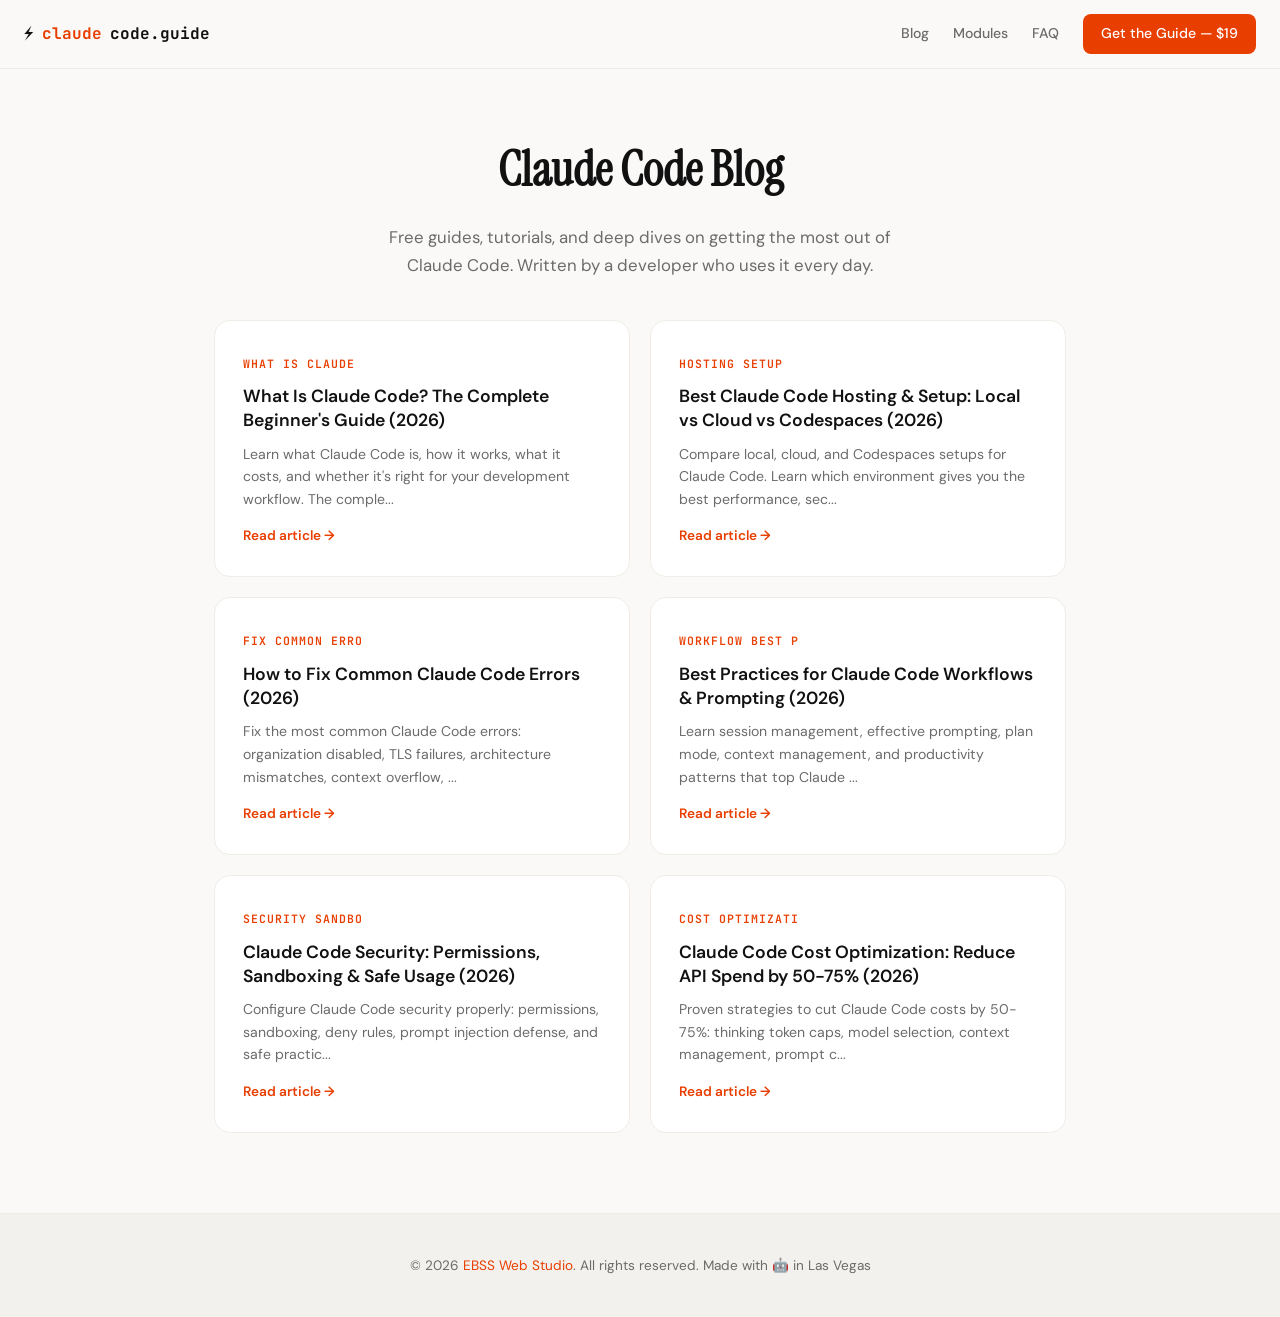
<file: blog/index.html>
<!DOCTYPE html>
<html lang="en">
<head>
<meta charset="UTF-8">
<meta name="viewport" content="width=device-width, initial-scale=1.0, viewport-fit=cover">
<title>Claude Code Blog — Free Guides & Tutorials</title>
<meta name="description" content="Free articles on Claude Code setup, errors, workflows, security, and cost optimization. Written by Eric Coste, EBSS Web Studio.">
<meta name="keywords" content="Claude Code blog, Claude Code tutorials, Claude Code guides">
<meta name="author" content="Eric Coste">
<meta name="robots" content="index, follow">
<link rel="canonical" href="https://claudecodeguide.com/blog/">
<meta property="og:title" content="Claude Code Blog — Free Guides & Tutorials">
<meta property="og:description" content="Free articles on Claude Code setup, errors, workflows, security, and cost optimization. Written by Eric Coste, EBSS Web Studio.">
<meta property="og:type" content="article">
<meta property="og:url" content="https://claudecodeguide.com/blog/">
<meta property="og:image" content="https://claudecodeguide.com/assets/og-image.png">
<meta name="twitter:card" content="summary_large_image">
<meta name="twitter:title" content="Claude Code Blog — Free Guides & Tutorials">
<meta name="twitter:description" content="Free articles on Claude Code setup, errors, workflows, security, and cost optimization. Written by Eric Coste, EBSS Web Studio.">
<link rel="icon" type="image/svg+xml" href="data:image/svg+xml,<svg xmlns='http://www.w3.org/2000/svg' viewBox='0 0 100 100'><text y='.9em' font-size='90'>⚡</text></svg>">
<link rel="preconnect" href="https://fonts.googleapis.com">
<link rel="preconnect" href="https://fonts.gstatic.com" crossorigin>
<link href="https://fonts.googleapis.com/css2?family=DM+Sans:ital,opsz,wght@0,9..40,300;0,9..40,400;0,9..40,500;0,9..40,600;0,9..40,700;1,9..40,400&family=Instrument+Serif:ital@0;1&family=JetBrains+Mono:wght@400;500;600;700&display=swap" rel="stylesheet">
<link rel="stylesheet" href="/css/blog.css">
<script type="application/ld+json">{"@context": "https://schema.org", "@type": "Blog", "name": "Claude Code Guide Blog", "description": "Free articles on Claude Code setup, errors, workflows, security, and cost optimization.", "url": "https://claudecodeguide.com/blog/", "publisher": {"@type": "Organization", "name": "EBSS Web Studio"}}</script>
</head>
<body>
<a href="#main" class="skip-link">Skip to main content</a>
<nav class="blog-nav" role="navigation" aria-label="Main navigation">
  <a href="/" class="blog-nav-logo">⚡ <span>claude</span>code.guide</a>
  <div class="blog-nav-links">
    <a href="/blog/">Blog</a>
    <a href="/#modules">Modules</a>
    <a href="/#faq">FAQ</a>
    <a href="/#pricing" class="blog-nav-cta">Get the Guide — $19</a>
  </div>
  <button class="blog-hamburger" aria-label="Toggle menu" aria-expanded="false" onclick="document.getElementById('bm').classList.toggle('active');this.setAttribute('aria-expanded',document.getElementById('bm').classList.contains('active'))">
    <span></span><span></span><span></span>
  </button>
</nav>
<div class="blog-mobile-menu" id="bm">
  <a href="/blog/">Blog</a>
  <a href="/#modules">Modules</a>
  <a href="/#faq">FAQ</a>
  <a href="/#pricing">Get the Guide — $19</a>
</div>
<main id="main">
<section class="blog-hero">
  <h1>Claude Code Blog</h1>
  <p>Free guides, tutorials, and deep dives on getting the most out of Claude Code. Written by a developer who uses it every day.</p>
</section>
<div class="blog-grid">
<a href="/blog/what-is-claude-code.html" class="blog-card">
  <span class="tag">What Is Claude </span>
  <h2>What Is Claude Code? The Complete Beginner's Guide (2026)</h2>
  <p>Learn what Claude Code is, how it works, what it costs, and whether it's right for your development workflow. The comple...</p>
  <span class="read-more">Read article →</span>
</a>
<a href="/blog/hosting-setup.html" class="blog-card">
  <span class="tag">Hosting Setup</span>
  <h2>Best Claude Code Hosting & Setup: Local vs Cloud vs Codespaces (2026)</h2>
  <p>Compare local, cloud, and Codespaces setups for Claude Code. Learn which environment gives you the best performance, sec...</p>
  <span class="read-more">Read article →</span>
</a>
<a href="/blog/fix-common-errors.html" class="blog-card">
  <span class="tag">Fix Common Erro</span>
  <h2>How to Fix Common Claude Code Errors (2026)</h2>
  <p>Fix the most common Claude Code errors: organization disabled, TLS failures, architecture mismatches, context overflow, ...</p>
  <span class="read-more">Read article →</span>
</a>
<a href="/blog/workflow-best-practices.html" class="blog-card">
  <span class="tag">Workflow Best P</span>
  <h2>Best Practices for Claude Code Workflows & Prompting (2026)</h2>
  <p>Learn session management, effective prompting, plan mode, context management, and productivity patterns that top Claude ...</p>
  <span class="read-more">Read article →</span>
</a>
<a href="/blog/security-sandboxing.html" class="blog-card">
  <span class="tag">Security Sandbo</span>
  <h2>Claude Code Security: Permissions, Sandboxing & Safe Usage (2026)</h2>
  <p>Configure Claude Code security properly: permissions, sandboxing, deny rules, prompt injection defense, and safe practic...</p>
  <span class="read-more">Read article →</span>
</a>
<a href="/blog/cost-optimization.html" class="blog-card">
  <span class="tag">Cost Optimizati</span>
  <h2>Claude Code Cost Optimization: Reduce API Spend by 50-75% (2026)</h2>
  <p>Proven strategies to cut Claude Code costs by 50-75%: thinking token caps, model selection, context management, prompt c...</p>
  <span class="read-more">Read article →</span>
</a>

</div>
</main>
<footer class="blog-footer" role="contentinfo">
  <p>&copy; 2026 <a href="https://ebsswebstudio.com" target="_blank" rel="noopener">EBSS Web Studio</a>. All rights reserved. Made with 🤖 in Las Vegas</p>
</footer>
</body>
</html>
</file>
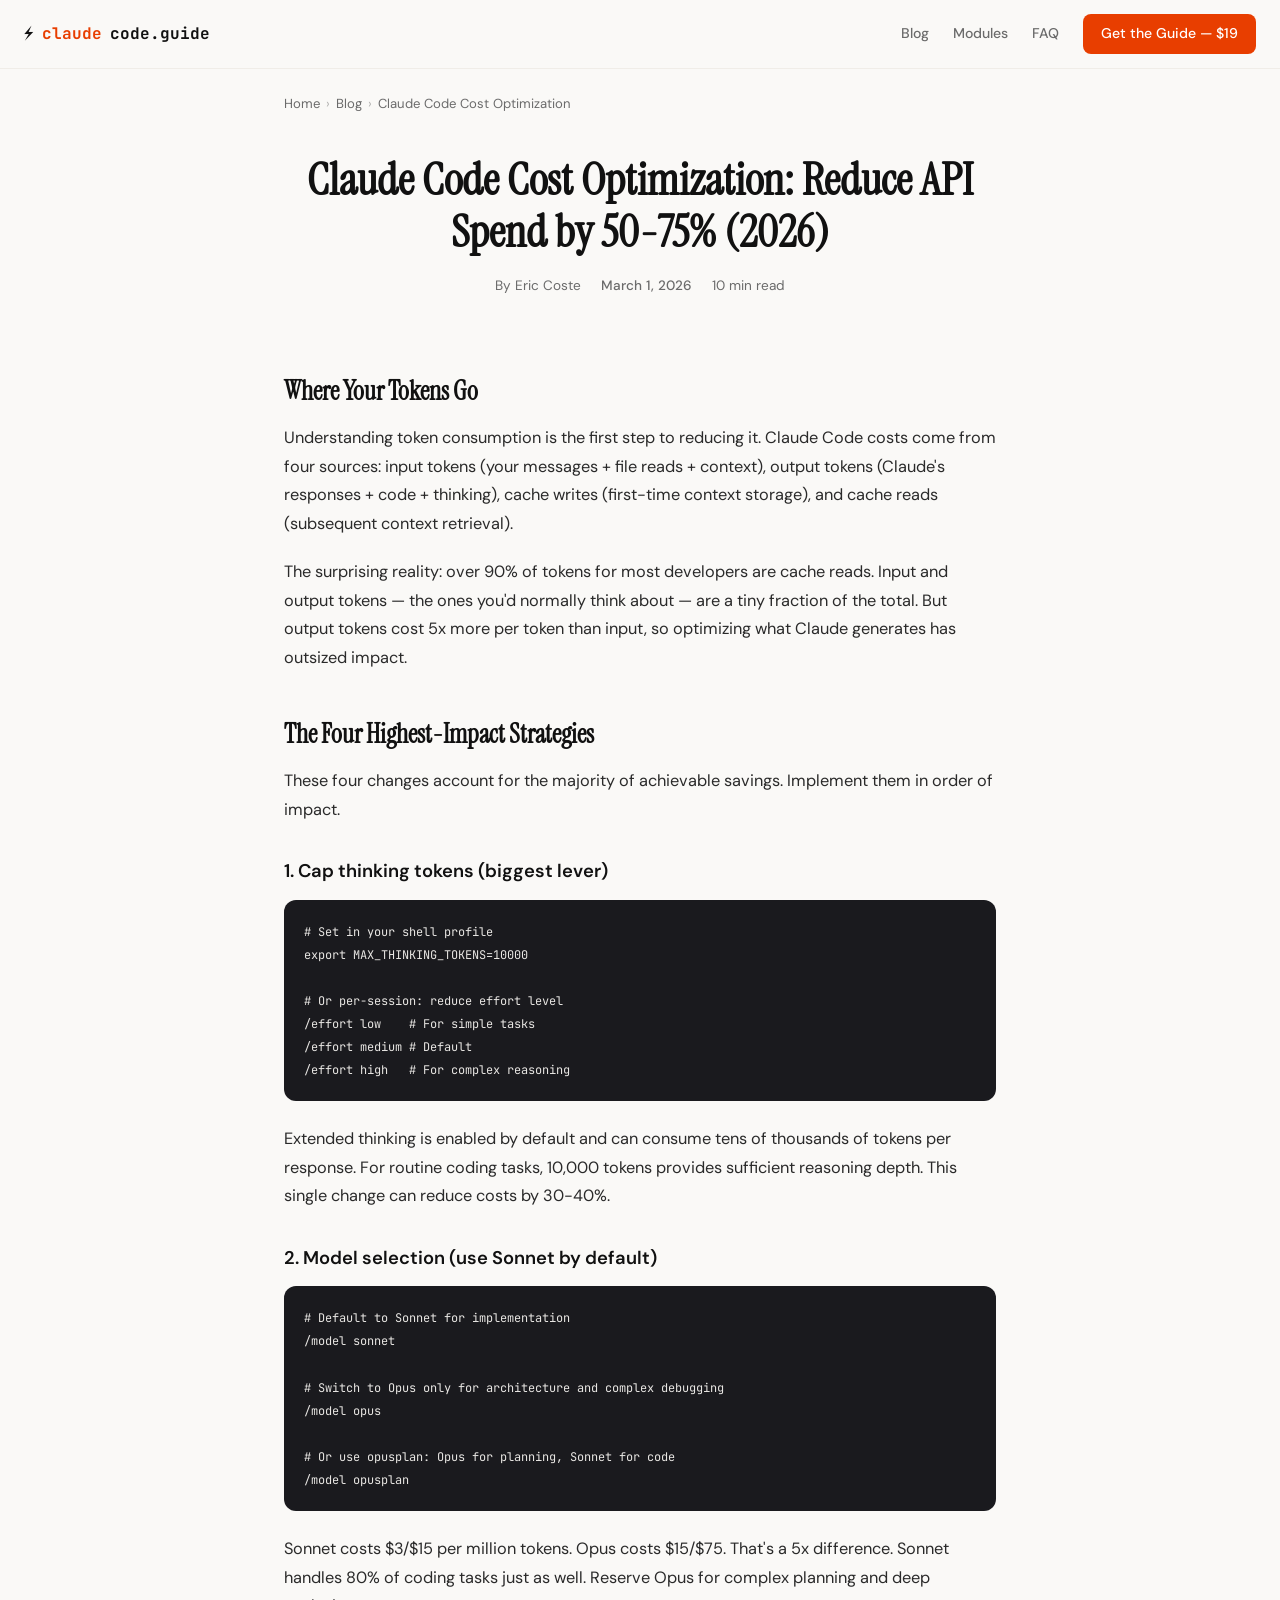
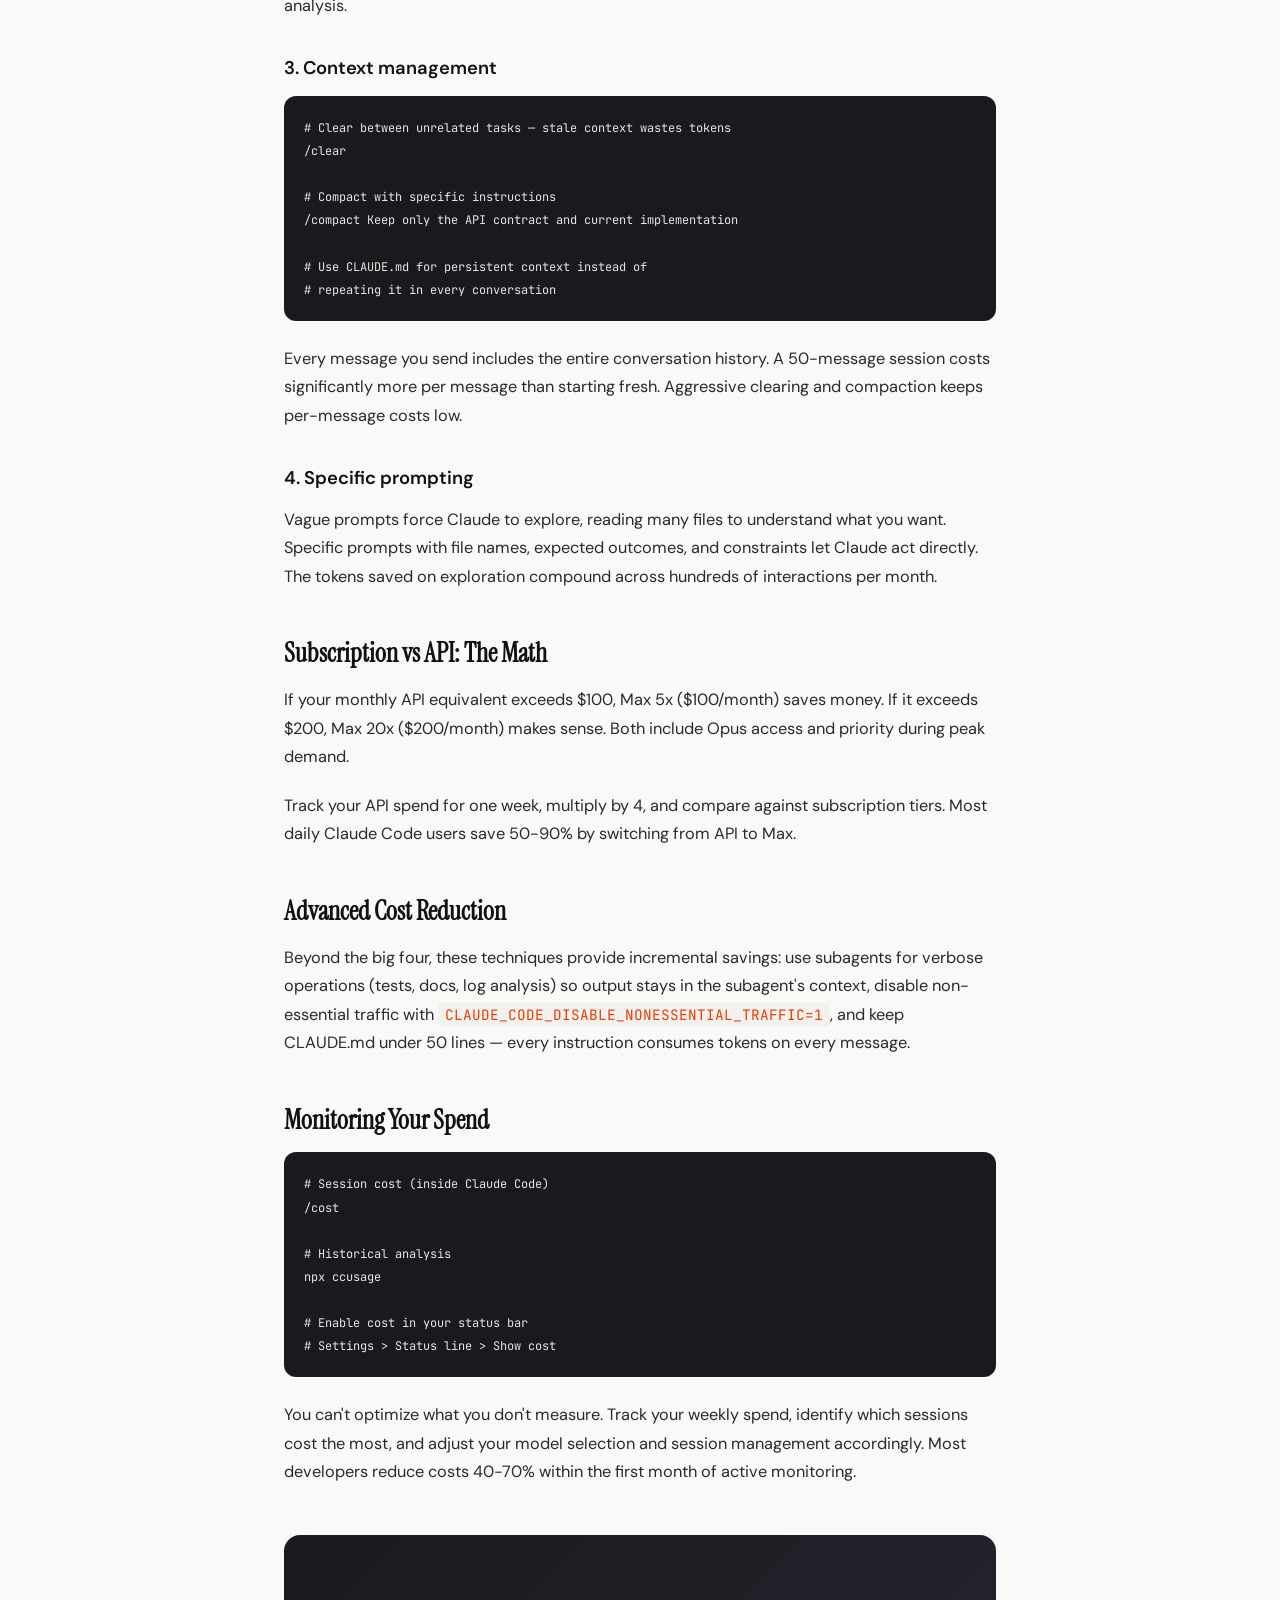
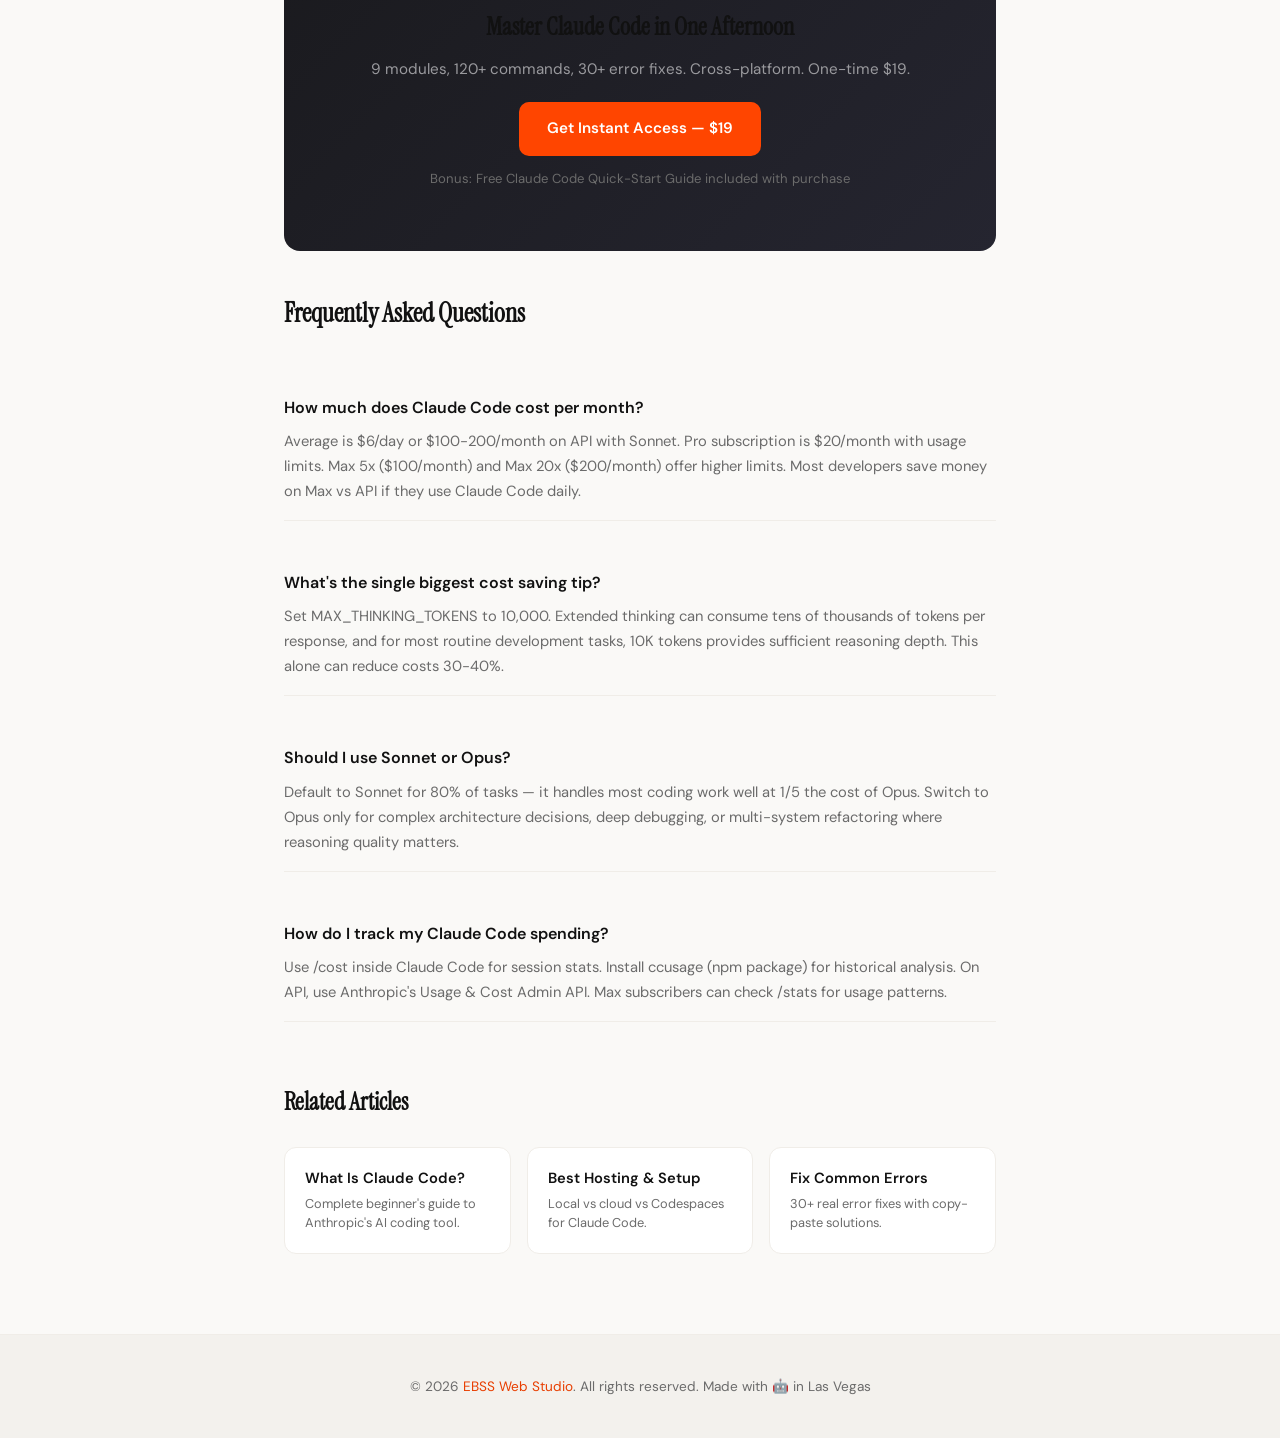
<file: blog/cost-optimization.html>
<!DOCTYPE html>
<html lang="en">
<head>
<meta charset="UTF-8">
<meta name="viewport" content="width=device-width, initial-scale=1.0, viewport-fit=cover">
<title>Claude Code Cost Optimization: Reduce API Spend by 50-75% (2026)</title>
<meta name="description" content="Proven strategies to cut Claude Code costs by 50-75%: thinking token caps, model selection, context management, prompt caching, and subscription tier optimization.">
<meta name="keywords" content="Claude Code cost, Claude Code pricing, Claude Code tokens, reduce Claude Code spend, Claude Code optimization, MAX_THINKING_TOKENS, Claude Code budget">
<meta name="author" content="Eric Coste">
<meta name="robots" content="index, follow">
<link rel="canonical" href="https://claudecodeguide.com/blog/cost-optimization.html">
<meta property="og:title" content="Claude Code Cost Optimization: Reduce API Spend by 50-75% (2026)">
<meta property="og:description" content="Proven strategies to cut Claude Code costs by 50-75%: thinking token caps, model selection, context management, prompt caching, and subscription tier optimization.">
<meta property="og:type" content="article">
<meta property="og:url" content="https://claudecodeguide.com/blog/cost-optimization.html">
<meta property="og:image" content="https://claudecodeguide.com/assets/og-image.png">
<meta name="twitter:card" content="summary_large_image">
<meta name="twitter:title" content="Claude Code Cost Optimization: Reduce API Spend by 50-75% (2026)">
<meta name="twitter:description" content="Proven strategies to cut Claude Code costs by 50-75%: thinking token caps, model selection, context management, prompt caching, and subscription tier optimization.">
<link rel="icon" type="image/svg+xml" href="data:image/svg+xml,<svg xmlns='http://www.w3.org/2000/svg' viewBox='0 0 100 100'><text y='.9em' font-size='90'>⚡</text></svg>">
<link rel="preconnect" href="https://fonts.googleapis.com">
<link rel="preconnect" href="https://fonts.gstatic.com" crossorigin>
<link href="https://fonts.googleapis.com/css2?family=DM+Sans:ital,opsz,wght@0,9..40,300;0,9..40,400;0,9..40,500;0,9..40,600;0,9..40,700;1,9..40,400&family=Instrument+Serif:ital@0;1&family=JetBrains+Mono:wght@400;500;600;700&display=swap" rel="stylesheet">
<link rel="stylesheet" href="/css/blog.css">
<script type="application/ld+json">{"@context": "https://schema.org", "@type": "Article", "headline": "Claude Code Cost Optimization: Reduce API Spend by 50-75% (2026)", "description": "Proven strategies to cut Claude Code costs by 50-75%: thinking token caps, model selection, context management, prompt caching, and subscription tier optimization.", "author": {"@type": "Person", "name": "Eric Coste"}, "publisher": {"@type": "Organization", "name": "EBSS Web Studio"}, "datePublished": "2026-03-01", "dateModified": "2026-03-20"}</script>
<script type="application/ld+json">{"@context": "https://schema.org", "@type": "FAQPage", "mainEntity": [{"@type": "Question", "name": "How much does Claude Code cost per month?", "acceptedAnswer": {"@type": "Answer", "text": "Average is $6/day or $100-200/month on API with Sonnet. Pro subscription is $20/month with usage limits. Max 5x ($100/month) and Max 20x ($200/month) offer higher limits. Most developers save money on Max vs API if they use Claude Code daily."}}, {"@type": "Question", "name": "What's the single biggest cost saving tip?", "acceptedAnswer": {"@type": "Answer", "text": "Set MAX_THINKING_TOKENS to 10,000. Extended thinking can consume tens of thousands of tokens per response, and for most routine development tasks, 10K tokens provides sufficient reasoning depth. This alone can reduce costs 30-40%."}}, {"@type": "Question", "name": "Should I use Sonnet or Opus?", "acceptedAnswer": {"@type": "Answer", "text": "Default to Sonnet for 80% of tasks \u2014 it handles most coding work well at 1/5 the cost of Opus. Switch to Opus only for complex architecture decisions, deep debugging, or multi-system refactoring where reasoning quality matters."}}, {"@type": "Question", "name": "How do I track my Claude Code spending?", "acceptedAnswer": {"@type": "Answer", "text": "Use /cost inside Claude Code for session stats. Install ccusage (npm package) for historical analysis. On API, use Anthropic's Usage & Cost Admin API. Max subscribers can check /stats for usage patterns."}}]}</script>
</head>
<body>
<a href="#main" class="skip-link">Skip to main content</a>
<nav class="blog-nav" role="navigation" aria-label="Main navigation">
  <a href="/" class="blog-nav-logo">⚡ <span>claude</span>code.guide</a>
  <div class="blog-nav-links">
    <a href="/blog/">Blog</a>
    <a href="/#modules">Modules</a>
    <a href="/#faq">FAQ</a>
    <a href="/#pricing" class="blog-nav-cta">Get the Guide — $19</a>
  </div>
  <button class="blog-hamburger" aria-label="Toggle menu" aria-expanded="false" onclick="document.getElementById('bm').classList.toggle('active');this.setAttribute('aria-expanded',document.getElementById('bm').classList.contains('active'))">
    <span></span><span></span><span></span>
  </button>
</nav>
<div class="blog-mobile-menu" id="bm">
  <a href="/blog/">Blog</a>
  <a href="/#modules">Modules</a>
  <a href="/#faq">FAQ</a>
  <a href="/#pricing">Get the Guide — $19</a>
</div>
<main id="main">
<nav class="breadcrumbs" aria-label="Breadcrumb">
  <a href="/">Home</a><span>›</span><a href="/blog/">Blog</a><span>›</span>Claude Code Cost Optimization
</nav>
<header class="article-header">
  <h1>Claude Code Cost Optimization: Reduce API Spend by 50-75% (2026)</h1>
  <div class="article-meta">
    <span>By Eric Coste</span>
    <time datetime="2026-03-01">March 1, 2026</time>
    <span>10 min read</span>
  </div>
</header>
<article class="article-body">
<h2>Where Your Tokens Go</h2>
<p>Understanding token consumption is the first step to reducing it. Claude Code costs come from four sources: input tokens (your messages + file reads + context), output tokens (Claude's responses + code + thinking), cache writes (first-time context storage), and cache reads (subsequent context retrieval).</p>
<p>The surprising reality: over 90% of tokens for most developers are cache reads. Input and output tokens — the ones you'd normally think about — are a tiny fraction of the total. But output tokens cost 5x more per token than input, so optimizing what Claude generates has outsized impact.</p>

<h2>The Four Highest-Impact Strategies</h2>
<p>These four changes account for the majority of achievable savings. Implement them in order of impact.</p>

<h3>1. Cap thinking tokens (biggest lever)</h3>
<pre><code># Set in your shell profile
export MAX_THINKING_TOKENS=10000

# Or per-session: reduce effort level
/effort low    # For simple tasks
/effort medium # Default
/effort high   # For complex reasoning</code></pre>
<p>Extended thinking is enabled by default and can consume tens of thousands of tokens per response. For routine coding tasks, 10,000 tokens provides sufficient reasoning depth. This single change can reduce costs by 30-40%.</p>

<h3>2. Model selection (use Sonnet by default)</h3>
<pre><code># Default to Sonnet for implementation
/model sonnet

# Switch to Opus only for architecture and complex debugging
/model opus

# Or use opusplan: Opus for planning, Sonnet for code
/model opusplan</code></pre>
<p>Sonnet costs $3/$15 per million tokens. Opus costs $15/$75. That's a 5x difference. Sonnet handles 80% of coding tasks just as well. Reserve Opus for complex planning and deep analysis.</p>

<h3>3. Context management</h3>
<pre><code># Clear between unrelated tasks — stale context wastes tokens
/clear

# Compact with specific instructions
/compact Keep only the API contract and current implementation

# Use CLAUDE.md for persistent context instead of
# repeating it in every conversation</code></pre>
<p>Every message you send includes the entire conversation history. A 50-message session costs significantly more per message than starting fresh. Aggressive clearing and compaction keeps per-message costs low.</p>

<h3>4. Specific prompting</h3>
<p>Vague prompts force Claude to explore, reading many files to understand what you want. Specific prompts with file names, expected outcomes, and constraints let Claude act directly. The tokens saved on exploration compound across hundreds of interactions per month.</p>

<h2>Subscription vs API: The Math</h2>
<p>If your monthly API equivalent exceeds $100, Max 5x ($100/month) saves money. If it exceeds $200, Max 20x ($200/month) makes sense. Both include Opus access and priority during peak demand.</p>
<p>Track your API spend for one week, multiply by 4, and compare against subscription tiers. Most daily Claude Code users save 50-90% by switching from API to Max.</p>

<h2>Advanced Cost Reduction</h2>
<p>Beyond the big four, these techniques provide incremental savings: use subagents for verbose operations (tests, docs, log analysis) so output stays in the subagent's context, disable non-essential traffic with <code>CLAUDE_CODE_DISABLE_NONESSENTIAL_TRAFFIC=1</code>, and keep CLAUDE.md under 50 lines — every instruction consumes tokens on every message.</p>

<h2>Monitoring Your Spend</h2>
<pre><code># Session cost (inside Claude Code)
/cost

# Historical analysis
npx ccusage

# Enable cost in your status bar
# Settings > Status line > Show cost</code></pre>
<p>You can't optimize what you don't measure. Track your weekly spend, identify which sessions cost the most, and adjust your model selection and session management accordingly. Most developers reduce costs 40-70% within the first month of active monitoring.</p>

<div class="cta-box">
  <h3>Master Claude Code in One Afternoon</h3>
  <p>9 modules, 120+ commands, 30+ error fixes. Cross-platform. One-time $19.</p>
  <a href="/#pricing" class="btn">Get Instant Access — $19</a>
  <p class="bonus">Bonus: Free Claude Code Quick-Start Guide included with purchase</p>
</div>
<h2>Frequently Asked Questions</h2>
<div class="faq-item" style="border-bottom:1px solid var(--border-light);padding:16px 0">
<h3 style="font-size:1rem;font-weight:600;color:var(--text-bright);margin-bottom:8px">How much does Claude Code cost per month?</h3>
<p style="font-size:.92rem;color:var(--text-dim);line-height:1.7;margin:0">Average is $6/day or $100-200/month on API with Sonnet. Pro subscription is $20/month with usage limits. Max 5x ($100/month) and Max 20x ($200/month) offer higher limits. Most developers save money on Max vs API if they use Claude Code daily.</p>
</div>
<div class="faq-item" style="border-bottom:1px solid var(--border-light);padding:16px 0">
<h3 style="font-size:1rem;font-weight:600;color:var(--text-bright);margin-bottom:8px">What's the single biggest cost saving tip?</h3>
<p style="font-size:.92rem;color:var(--text-dim);line-height:1.7;margin:0">Set MAX_THINKING_TOKENS to 10,000. Extended thinking can consume tens of thousands of tokens per response, and for most routine development tasks, 10K tokens provides sufficient reasoning depth. This alone can reduce costs 30-40%.</p>
</div>
<div class="faq-item" style="border-bottom:1px solid var(--border-light);padding:16px 0">
<h3 style="font-size:1rem;font-weight:600;color:var(--text-bright);margin-bottom:8px">Should I use Sonnet or Opus?</h3>
<p style="font-size:.92rem;color:var(--text-dim);line-height:1.7;margin:0">Default to Sonnet for 80% of tasks — it handles most coding work well at 1/5 the cost of Opus. Switch to Opus only for complex architecture decisions, deep debugging, or multi-system refactoring where reasoning quality matters.</p>
</div>
<div class="faq-item" style="border-bottom:1px solid var(--border-light);padding:16px 0">
<h3 style="font-size:1rem;font-weight:600;color:var(--text-bright);margin-bottom:8px">How do I track my Claude Code spending?</h3>
<p style="font-size:.92rem;color:var(--text-dim);line-height:1.7;margin:0">Use /cost inside Claude Code for session stats. Install ccusage (npm package) for historical analysis. On API, use Anthropic's Usage & Cost Admin API. Max subscribers can check /stats for usage patterns.</p>
</div>

</article>
<section class="related-posts"><h2>Related Articles</h2><div class="related-grid"><a href="/blog/what-is-claude-code.html" class="related-card"><h3>What Is Claude Code?</h3><p>Complete beginner's guide to Anthropic's AI coding tool.</p></a><a href="/blog/hosting-setup.html" class="related-card"><h3>Best Hosting & Setup</h3><p>Local vs cloud vs Codespaces for Claude Code.</p></a><a href="/blog/fix-common-errors.html" class="related-card"><h3>Fix Common Errors</h3><p>30+ real error fixes with copy-paste solutions.</p></a></div></section>
</main>
<footer class="blog-footer" role="contentinfo">
  <p>&copy; 2026 <a href="https://ebsswebstudio.com" target="_blank" rel="noopener">EBSS Web Studio</a>. All rights reserved. Made with 🤖 in Las Vegas</p>
</footer>
</body>
</html>
</file>
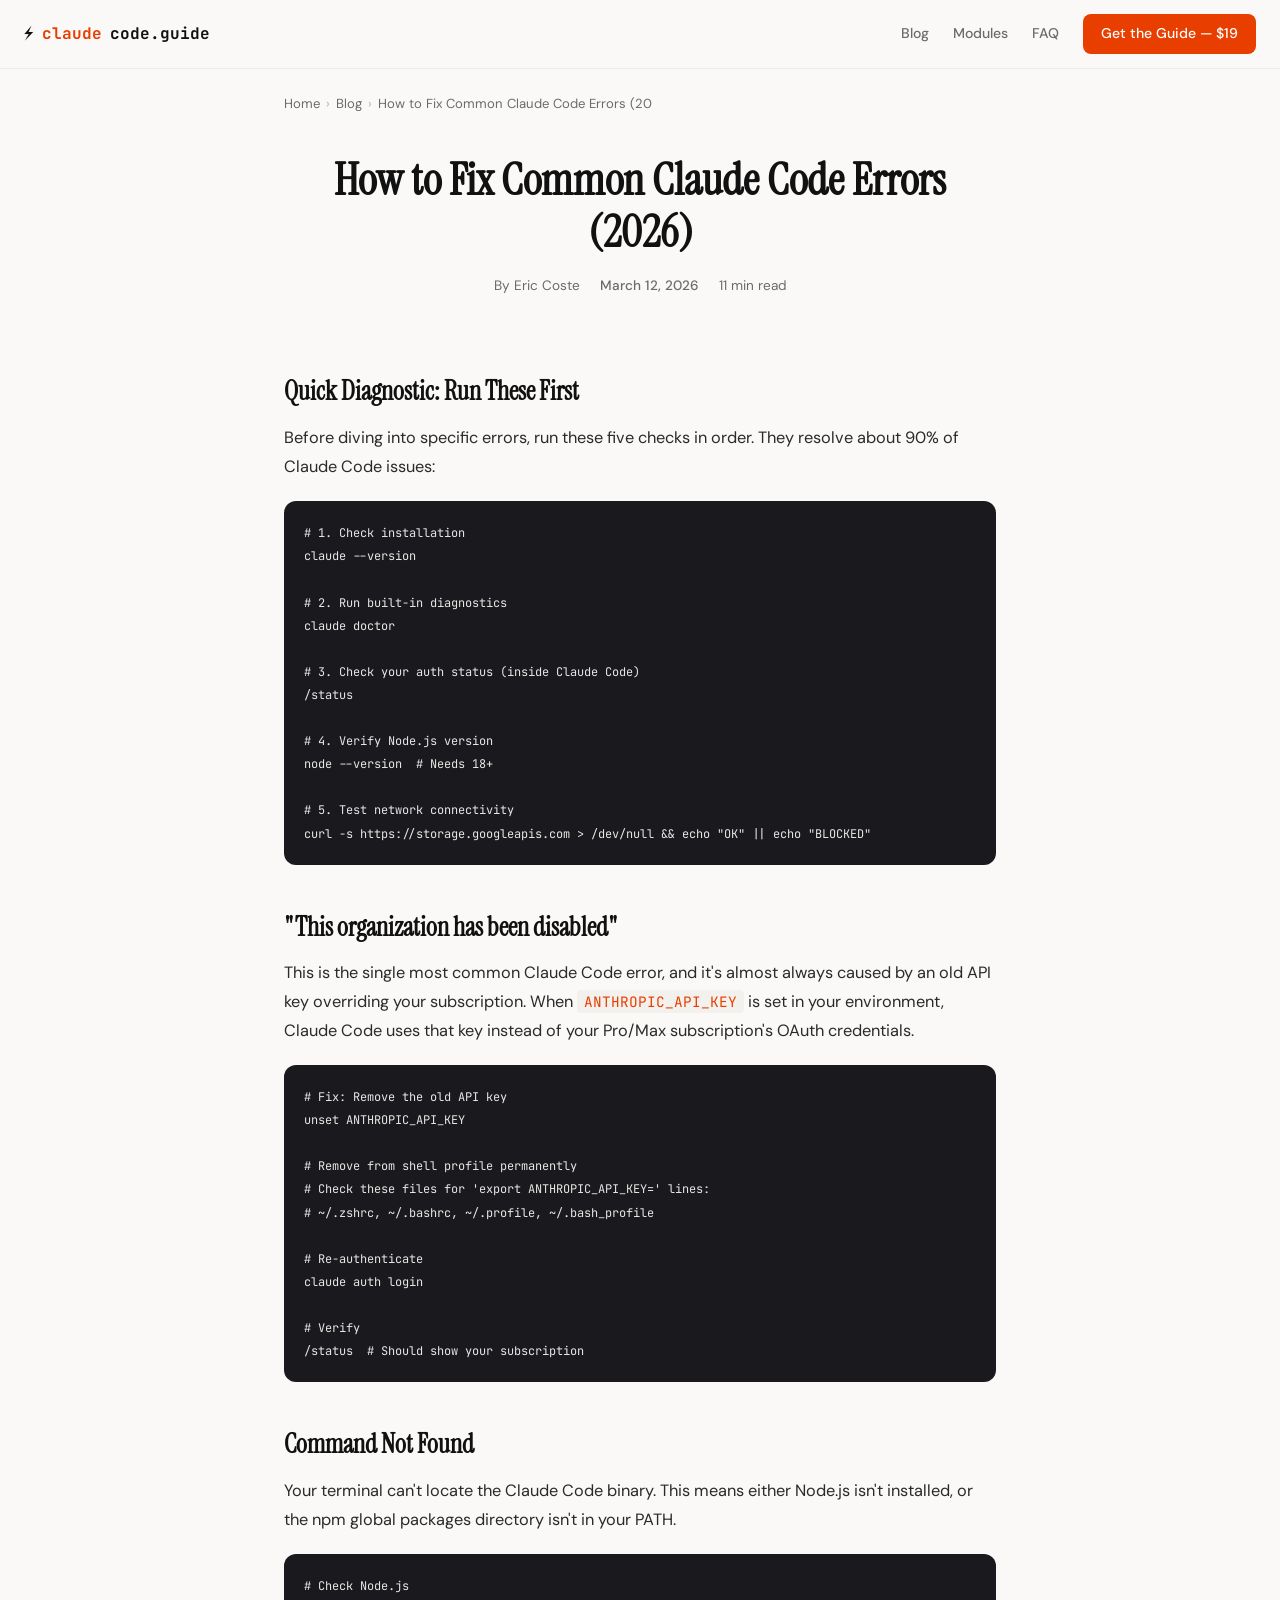
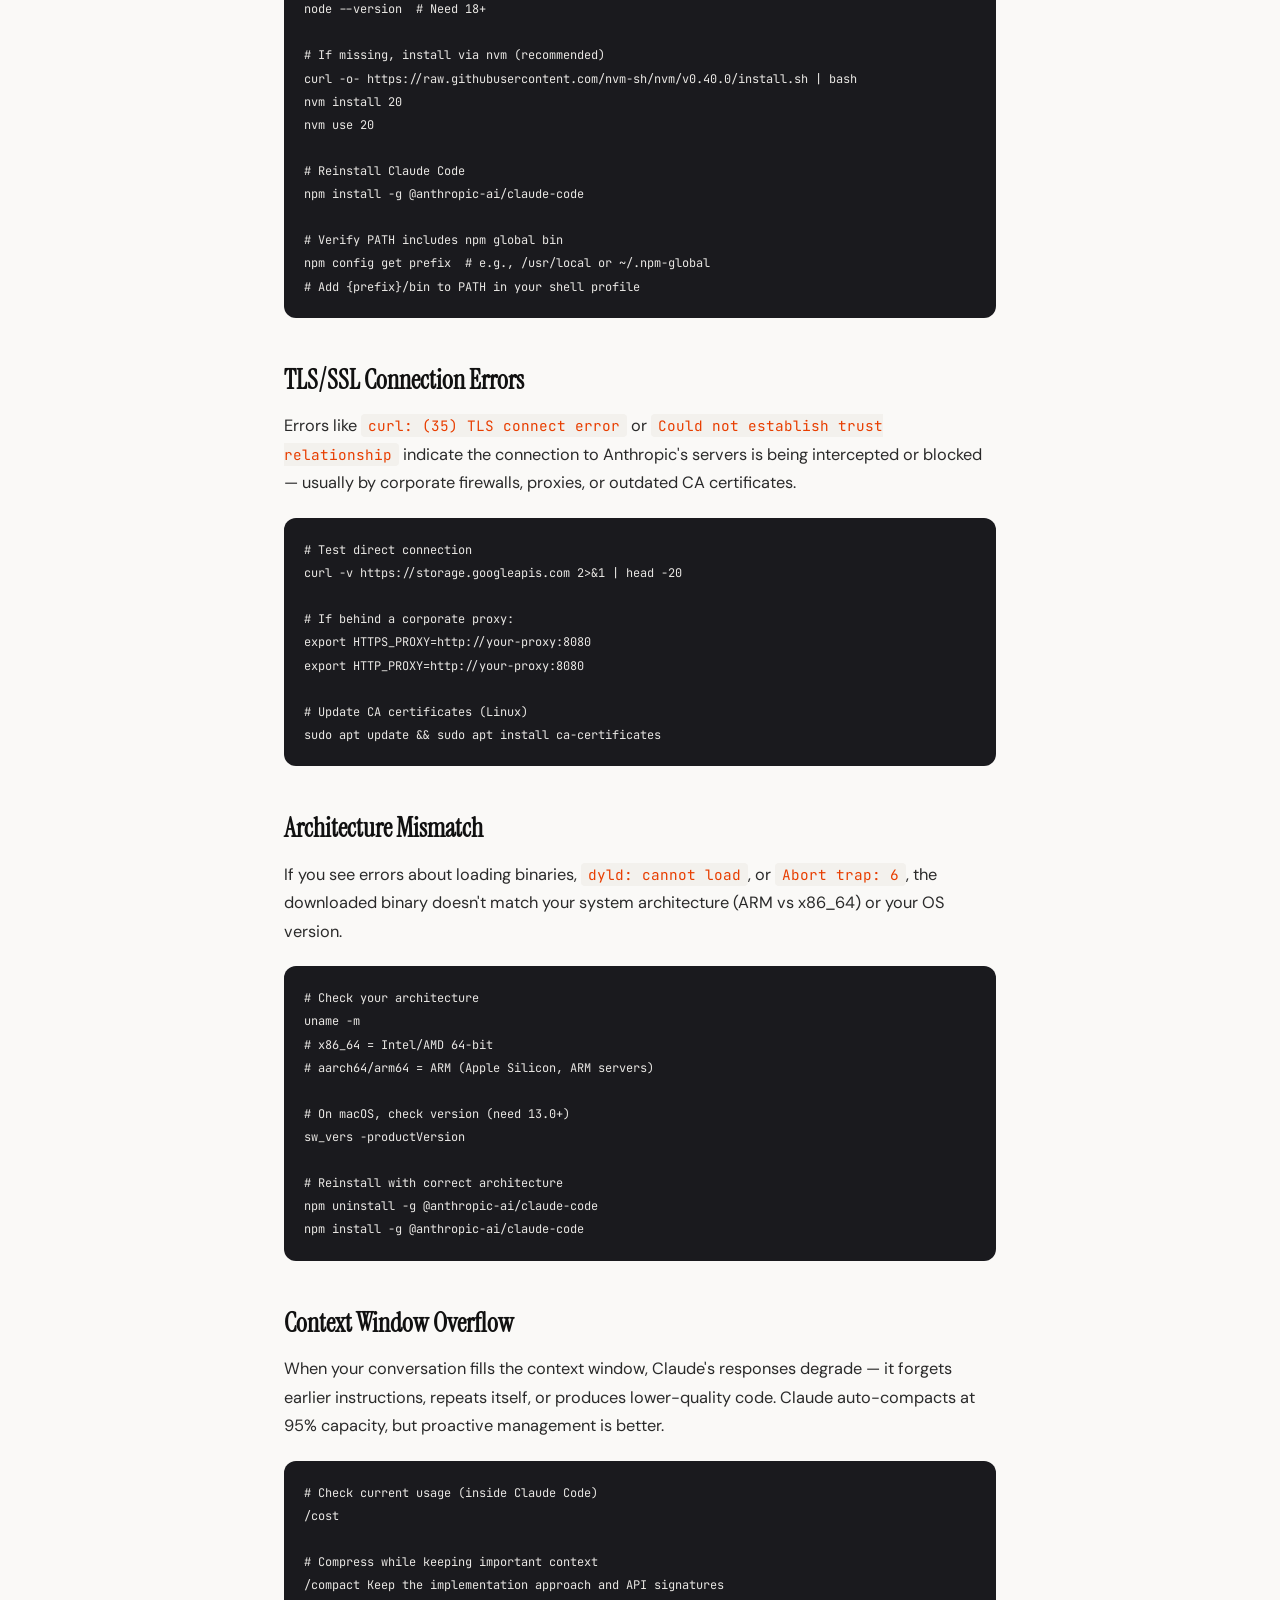
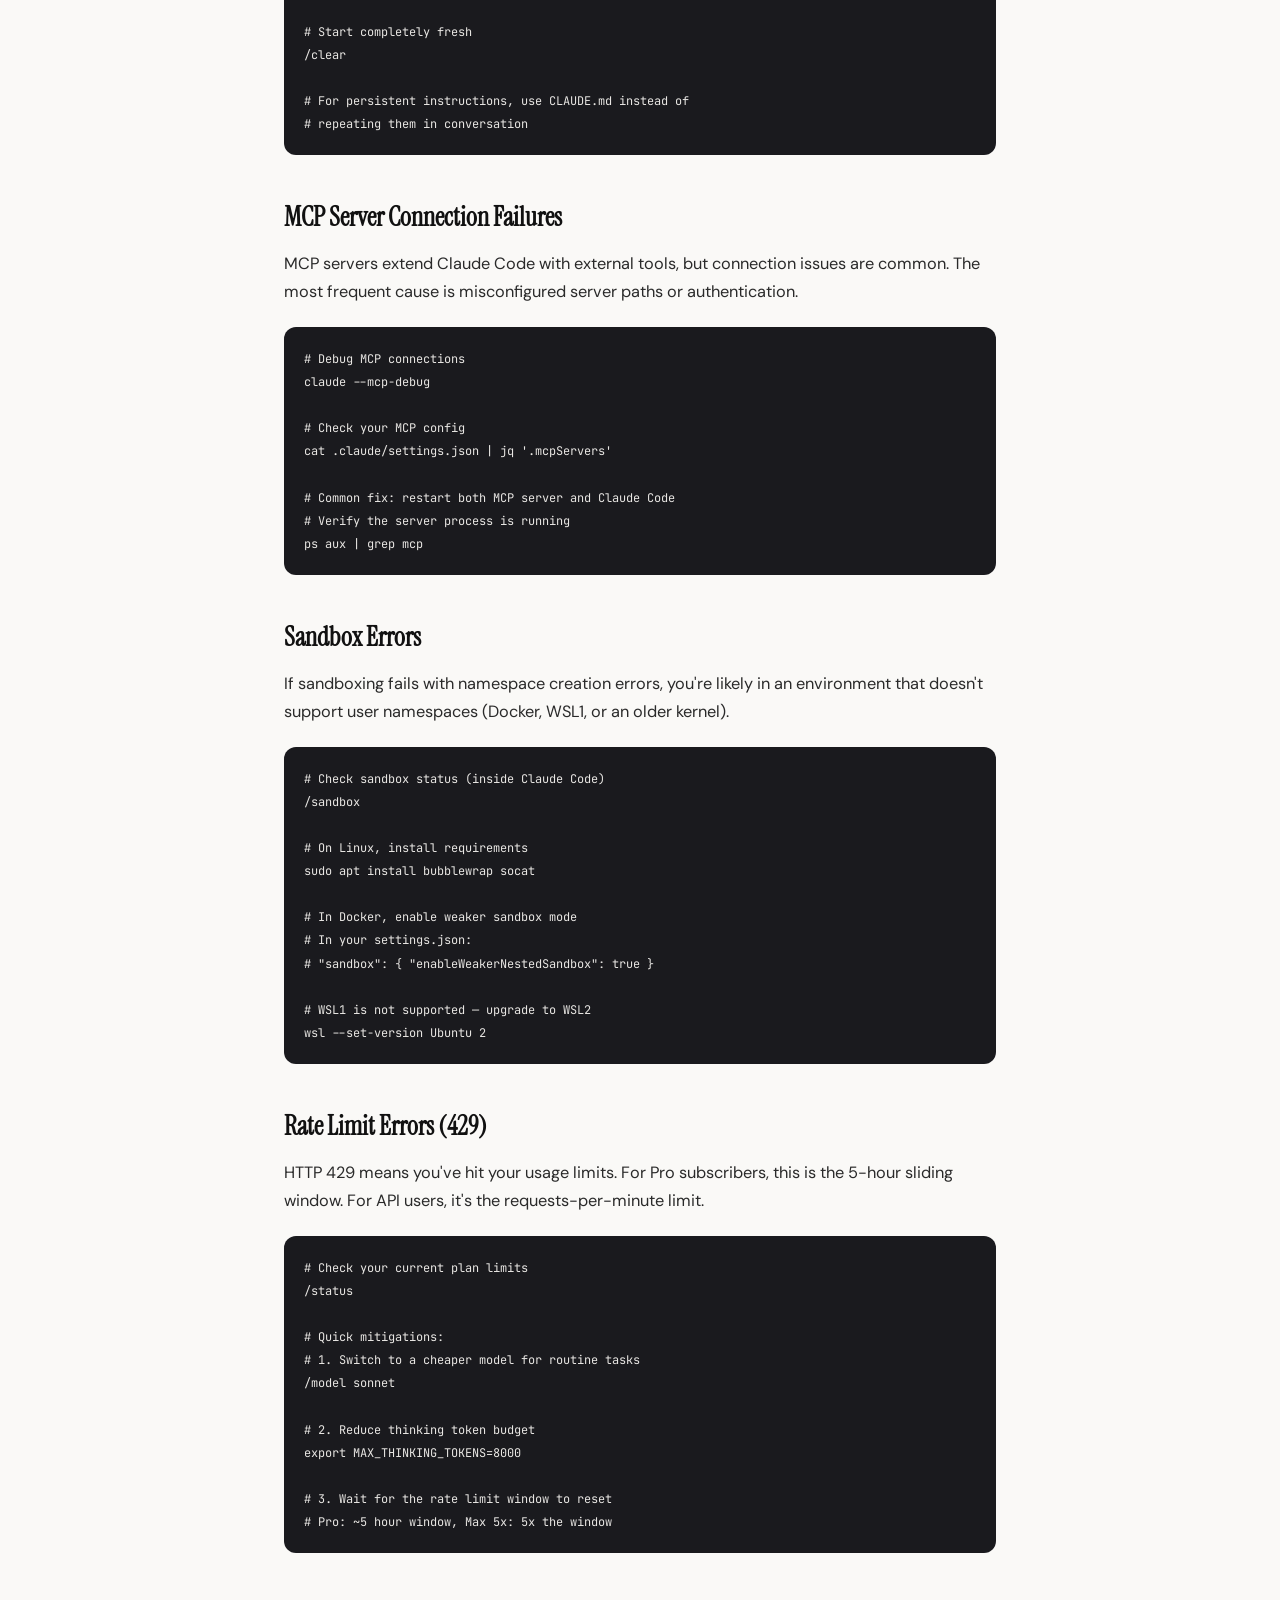
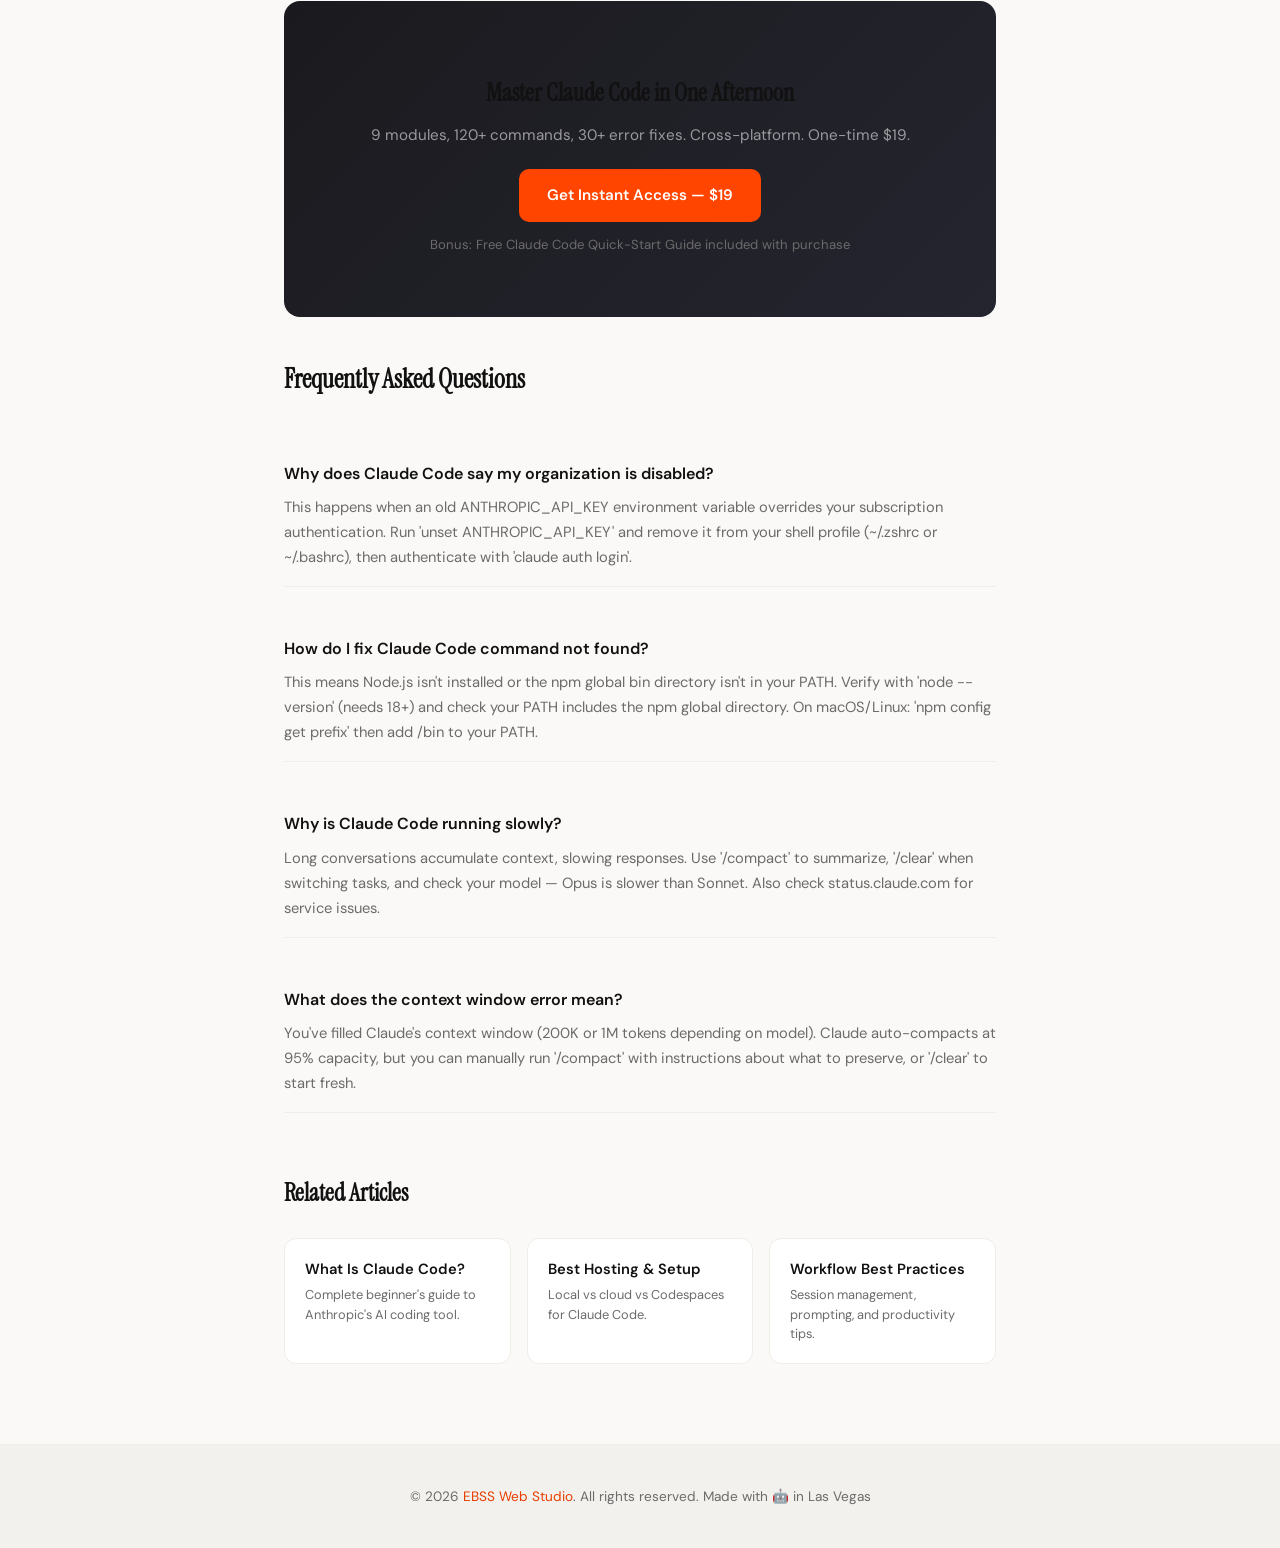
<file: blog/fix-common-errors.html>
<!DOCTYPE html>
<html lang="en">
<head>
<meta charset="UTF-8">
<meta name="viewport" content="width=device-width, initial-scale=1.0, viewport-fit=cover">
<title>How to Fix Common Claude Code Errors (2026)</title>
<meta name="description" content="Fix the most common Claude Code errors: organization disabled, TLS failures, architecture mismatches, context overflow, and 30+ more with copy-paste solutions.">
<meta name="keywords" content="Claude Code errors, Claude Code not working, Claude Code fix, Claude Code 500 error, Claude Code organization disabled, Claude Code troubleshooting">
<meta name="author" content="Eric Coste">
<meta name="robots" content="index, follow">
<link rel="canonical" href="https://claudecodeguide.com/blog/fix-common-errors.html">
<meta property="og:title" content="How to Fix Common Claude Code Errors (2026)">
<meta property="og:description" content="Fix the most common Claude Code errors: organization disabled, TLS failures, architecture mismatches, context overflow, and 30+ more with copy-paste solutions.">
<meta property="og:type" content="article">
<meta property="og:url" content="https://claudecodeguide.com/blog/fix-common-errors.html">
<meta property="og:image" content="https://claudecodeguide.com/assets/og-image.png">
<meta name="twitter:card" content="summary_large_image">
<meta name="twitter:title" content="How to Fix Common Claude Code Errors (2026)">
<meta name="twitter:description" content="Fix the most common Claude Code errors: organization disabled, TLS failures, architecture mismatches, context overflow, and 30+ more with copy-paste solutions.">
<link rel="icon" type="image/svg+xml" href="data:image/svg+xml,<svg xmlns='http://www.w3.org/2000/svg' viewBox='0 0 100 100'><text y='.9em' font-size='90'>⚡</text></svg>">
<link rel="preconnect" href="https://fonts.googleapis.com">
<link rel="preconnect" href="https://fonts.gstatic.com" crossorigin>
<link href="https://fonts.googleapis.com/css2?family=DM+Sans:ital,opsz,wght@0,9..40,300;0,9..40,400;0,9..40,500;0,9..40,600;0,9..40,700;1,9..40,400&family=Instrument+Serif:ital@0;1&family=JetBrains+Mono:wght@400;500;600;700&display=swap" rel="stylesheet">
<link rel="stylesheet" href="/css/blog.css">
<script type="application/ld+json">{"@context": "https://schema.org", "@type": "Article", "headline": "How to Fix Common Claude Code Errors (2026)", "description": "Fix the most common Claude Code errors: organization disabled, TLS failures, architecture mismatches, context overflow, and 30+ more with copy-paste solutions.", "author": {"@type": "Person", "name": "Eric Coste"}, "publisher": {"@type": "Organization", "name": "EBSS Web Studio"}, "datePublished": "2026-03-01", "dateModified": "2026-03-20"}</script>
<script type="application/ld+json">{"@context": "https://schema.org", "@type": "FAQPage", "mainEntity": [{"@type": "Question", "name": "Why does Claude Code say my organization is disabled?", "acceptedAnswer": {"@type": "Answer", "text": "This happens when an old ANTHROPIC_API_KEY environment variable overrides your subscription authentication. Run 'unset ANTHROPIC_API_KEY' and remove it from your shell profile (~/.zshrc or ~/.bashrc), then authenticate with 'claude auth login'."}}, {"@type": "Question", "name": "How do I fix Claude Code command not found?", "acceptedAnswer": {"@type": "Answer", "text": "This means Node.js isn't installed or the npm global bin directory isn't in your PATH. Verify with 'node --version' (needs 18+) and check your PATH includes the npm global directory. On macOS/Linux: 'npm config get prefix' then add /bin to your PATH."}}, {"@type": "Question", "name": "Why is Claude Code running slowly?", "acceptedAnswer": {"@type": "Answer", "text": "Long conversations accumulate context, slowing responses. Use '/compact' to summarize, '/clear' when switching tasks, and check your model \u2014 Opus is slower than Sonnet. Also check status.claude.com for service issues."}}, {"@type": "Question", "name": "What does the context window error mean?", "acceptedAnswer": {"@type": "Answer", "text": "You've filled Claude's context window (200K or 1M tokens depending on model). Claude auto-compacts at 95% capacity, but you can manually run '/compact' with instructions about what to preserve, or '/clear' to start fresh."}}]}</script>
</head>
<body>
<a href="#main" class="skip-link">Skip to main content</a>
<nav class="blog-nav" role="navigation" aria-label="Main navigation">
  <a href="/" class="blog-nav-logo">⚡ <span>claude</span>code.guide</a>
  <div class="blog-nav-links">
    <a href="/blog/">Blog</a>
    <a href="/#modules">Modules</a>
    <a href="/#faq">FAQ</a>
    <a href="/#pricing" class="blog-nav-cta">Get the Guide — $19</a>
  </div>
  <button class="blog-hamburger" aria-label="Toggle menu" aria-expanded="false" onclick="document.getElementById('bm').classList.toggle('active');this.setAttribute('aria-expanded',document.getElementById('bm').classList.contains('active'))">
    <span></span><span></span><span></span>
  </button>
</nav>
<div class="blog-mobile-menu" id="bm">
  <a href="/blog/">Blog</a>
  <a href="/#modules">Modules</a>
  <a href="/#faq">FAQ</a>
  <a href="/#pricing">Get the Guide — $19</a>
</div>
<main id="main">
<nav class="breadcrumbs" aria-label="Breadcrumb">
  <a href="/">Home</a><span>›</span><a href="/blog/">Blog</a><span>›</span>How to Fix Common Claude Code Errors (20
</nav>
<header class="article-header">
  <h1>How to Fix Common Claude Code Errors (2026)</h1>
  <div class="article-meta">
    <span>By Eric Coste</span>
    <time datetime="2026-03-01">March 12, 2026</time>
    <span>11 min read</span>
  </div>
</header>
<article class="article-body">
<h2>Quick Diagnostic: Run These First</h2>
<p>Before diving into specific errors, run these five checks in order. They resolve about 90% of Claude Code issues:</p>
<pre><code># 1. Check installation
claude --version

# 2. Run built-in diagnostics
claude doctor

# 3. Check your auth status (inside Claude Code)
/status

# 4. Verify Node.js version
node --version  # Needs 18+

# 5. Test network connectivity
curl -s https://storage.googleapis.com > /dev/null && echo "OK" || echo "BLOCKED"</code></pre>

<h2>"This organization has been disabled"</h2>
<p>This is the single most common Claude Code error, and it's almost always caused by an old API key overriding your subscription. When <code>ANTHROPIC_API_KEY</code> is set in your environment, Claude Code uses that key instead of your Pro/Max subscription's OAuth credentials.</p>
<pre><code># Fix: Remove the old API key
unset ANTHROPIC_API_KEY

# Remove from shell profile permanently
# Check these files for 'export ANTHROPIC_API_KEY=' lines:
# ~/.zshrc, ~/.bashrc, ~/.profile, ~/.bash_profile

# Re-authenticate
claude auth login

# Verify
/status  # Should show your subscription</code></pre>

<h2>Command Not Found</h2>
<p>Your terminal can't locate the Claude Code binary. This means either Node.js isn't installed, or the npm global packages directory isn't in your PATH.</p>
<pre><code># Check Node.js
node --version  # Need 18+

# If missing, install via nvm (recommended)
curl -o- https://raw.githubusercontent.com/nvm-sh/nvm/v0.40.0/install.sh | bash
nvm install 20
nvm use 20

# Reinstall Claude Code
npm install -g @anthropic-ai/claude-code

# Verify PATH includes npm global bin
npm config get prefix  # e.g., /usr/local or ~/.npm-global
# Add {prefix}/bin to PATH in your shell profile</code></pre>

<h2>TLS/SSL Connection Errors</h2>
<p>Errors like <code>curl: (35) TLS connect error</code> or <code>Could not establish trust relationship</code> indicate the connection to Anthropic's servers is being intercepted or blocked — usually by corporate firewalls, proxies, or outdated CA certificates.</p>
<pre><code># Test direct connection
curl -v https://storage.googleapis.com 2>&1 | head -20

# If behind a corporate proxy:
export HTTPS_PROXY=http://your-proxy:8080
export HTTP_PROXY=http://your-proxy:8080

# Update CA certificates (Linux)
sudo apt update && sudo apt install ca-certificates</code></pre>

<h2>Architecture Mismatch</h2>
<p>If you see errors about loading binaries, <code>dyld: cannot load</code>, or <code>Abort trap: 6</code>, the downloaded binary doesn't match your system architecture (ARM vs x86_64) or your OS version.</p>
<pre><code># Check your architecture
uname -m
# x86_64 = Intel/AMD 64-bit
# aarch64/arm64 = ARM (Apple Silicon, ARM servers)

# On macOS, check version (need 13.0+)
sw_vers -productVersion

# Reinstall with correct architecture
npm uninstall -g @anthropic-ai/claude-code
npm install -g @anthropic-ai/claude-code</code></pre>

<h2>Context Window Overflow</h2>
<p>When your conversation fills the context window, Claude's responses degrade — it forgets earlier instructions, repeats itself, or produces lower-quality code. Claude auto-compacts at 95% capacity, but proactive management is better.</p>
<pre><code># Check current usage (inside Claude Code)
/cost

# Compress while keeping important context
/compact Keep the implementation approach and API signatures

# Start completely fresh
/clear

# For persistent instructions, use CLAUDE.md instead of
# repeating them in conversation</code></pre>

<h2>MCP Server Connection Failures</h2>
<p>MCP servers extend Claude Code with external tools, but connection issues are common. The most frequent cause is misconfigured server paths or authentication.</p>
<pre><code># Debug MCP connections
claude --mcp-debug

# Check your MCP config
cat .claude/settings.json | jq '.mcpServers'

# Common fix: restart both MCP server and Claude Code
# Verify the server process is running
ps aux | grep mcp</code></pre>

<h2>Sandbox Errors</h2>
<p>If sandboxing fails with namespace creation errors, you're likely in an environment that doesn't support user namespaces (Docker, WSL1, or an older kernel).</p>
<pre><code># Check sandbox status (inside Claude Code)
/sandbox

# On Linux, install requirements
sudo apt install bubblewrap socat

# In Docker, enable weaker sandbox mode
# In your settings.json:
# "sandbox": { "enableWeakerNestedSandbox": true }

# WSL1 is not supported — upgrade to WSL2
wsl --set-version Ubuntu 2</code></pre>

<h2>Rate Limit Errors (429)</h2>
<p>HTTP 429 means you've hit your usage limits. For Pro subscribers, this is the 5-hour sliding window. For API users, it's the requests-per-minute limit.</p>
<pre><code># Check your current plan limits
/status

# Quick mitigations:
# 1. Switch to a cheaper model for routine tasks
/model sonnet

# 2. Reduce thinking token budget
export MAX_THINKING_TOKENS=8000

# 3. Wait for the rate limit window to reset
# Pro: ~5 hour window, Max 5x: 5x the window</code></pre>

<div class="cta-box">
  <h3>Master Claude Code in One Afternoon</h3>
  <p>9 modules, 120+ commands, 30+ error fixes. Cross-platform. One-time $19.</p>
  <a href="/#pricing" class="btn">Get Instant Access — $19</a>
  <p class="bonus">Bonus: Free Claude Code Quick-Start Guide included with purchase</p>
</div>
<h2>Frequently Asked Questions</h2>
<div class="faq-item" style="border-bottom:1px solid var(--border-light);padding:16px 0">
<h3 style="font-size:1rem;font-weight:600;color:var(--text-bright);margin-bottom:8px">Why does Claude Code say my organization is disabled?</h3>
<p style="font-size:.92rem;color:var(--text-dim);line-height:1.7;margin:0">This happens when an old ANTHROPIC_API_KEY environment variable overrides your subscription authentication. Run 'unset ANTHROPIC_API_KEY' and remove it from your shell profile (~/.zshrc or ~/.bashrc), then authenticate with 'claude auth login'.</p>
</div>
<div class="faq-item" style="border-bottom:1px solid var(--border-light);padding:16px 0">
<h3 style="font-size:1rem;font-weight:600;color:var(--text-bright);margin-bottom:8px">How do I fix Claude Code command not found?</h3>
<p style="font-size:.92rem;color:var(--text-dim);line-height:1.7;margin:0">This means Node.js isn't installed or the npm global bin directory isn't in your PATH. Verify with 'node --version' (needs 18+) and check your PATH includes the npm global directory. On macOS/Linux: 'npm config get prefix' then add /bin to your PATH.</p>
</div>
<div class="faq-item" style="border-bottom:1px solid var(--border-light);padding:16px 0">
<h3 style="font-size:1rem;font-weight:600;color:var(--text-bright);margin-bottom:8px">Why is Claude Code running slowly?</h3>
<p style="font-size:.92rem;color:var(--text-dim);line-height:1.7;margin:0">Long conversations accumulate context, slowing responses. Use '/compact' to summarize, '/clear' when switching tasks, and check your model — Opus is slower than Sonnet. Also check status.claude.com for service issues.</p>
</div>
<div class="faq-item" style="border-bottom:1px solid var(--border-light);padding:16px 0">
<h3 style="font-size:1rem;font-weight:600;color:var(--text-bright);margin-bottom:8px">What does the context window error mean?</h3>
<p style="font-size:.92rem;color:var(--text-dim);line-height:1.7;margin:0">You've filled Claude's context window (200K or 1M tokens depending on model). Claude auto-compacts at 95% capacity, but you can manually run '/compact' with instructions about what to preserve, or '/clear' to start fresh.</p>
</div>

</article>
<section class="related-posts"><h2>Related Articles</h2><div class="related-grid"><a href="/blog/what-is-claude-code.html" class="related-card"><h3>What Is Claude Code?</h3><p>Complete beginner's guide to Anthropic's AI coding tool.</p></a><a href="/blog/hosting-setup.html" class="related-card"><h3>Best Hosting & Setup</h3><p>Local vs cloud vs Codespaces for Claude Code.</p></a><a href="/blog/workflow-best-practices.html" class="related-card"><h3>Workflow Best Practices</h3><p>Session management, prompting, and productivity tips.</p></a></div></section>
</main>
<footer class="blog-footer" role="contentinfo">
  <p>&copy; 2026 <a href="https://ebsswebstudio.com" target="_blank" rel="noopener">EBSS Web Studio</a>. All rights reserved. Made with 🤖 in Las Vegas</p>
</footer>
</body>
</html>
</file>
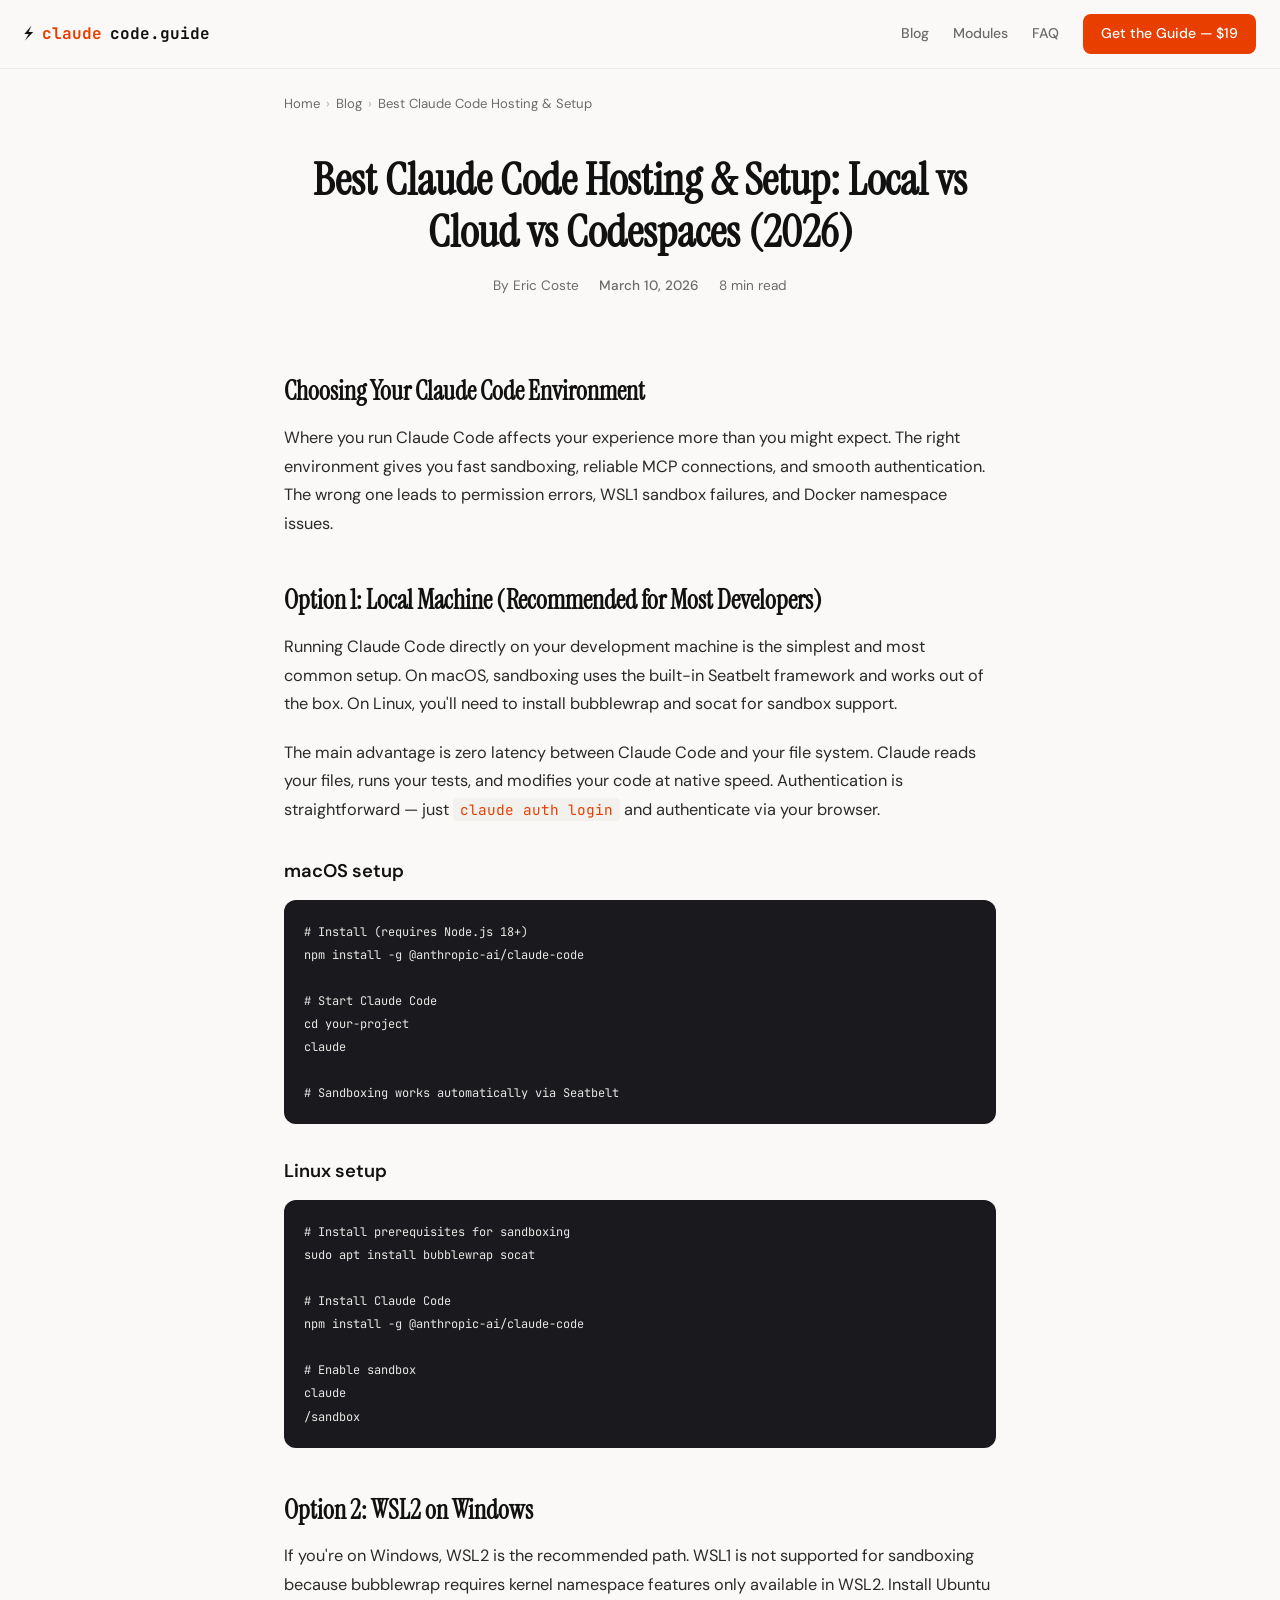
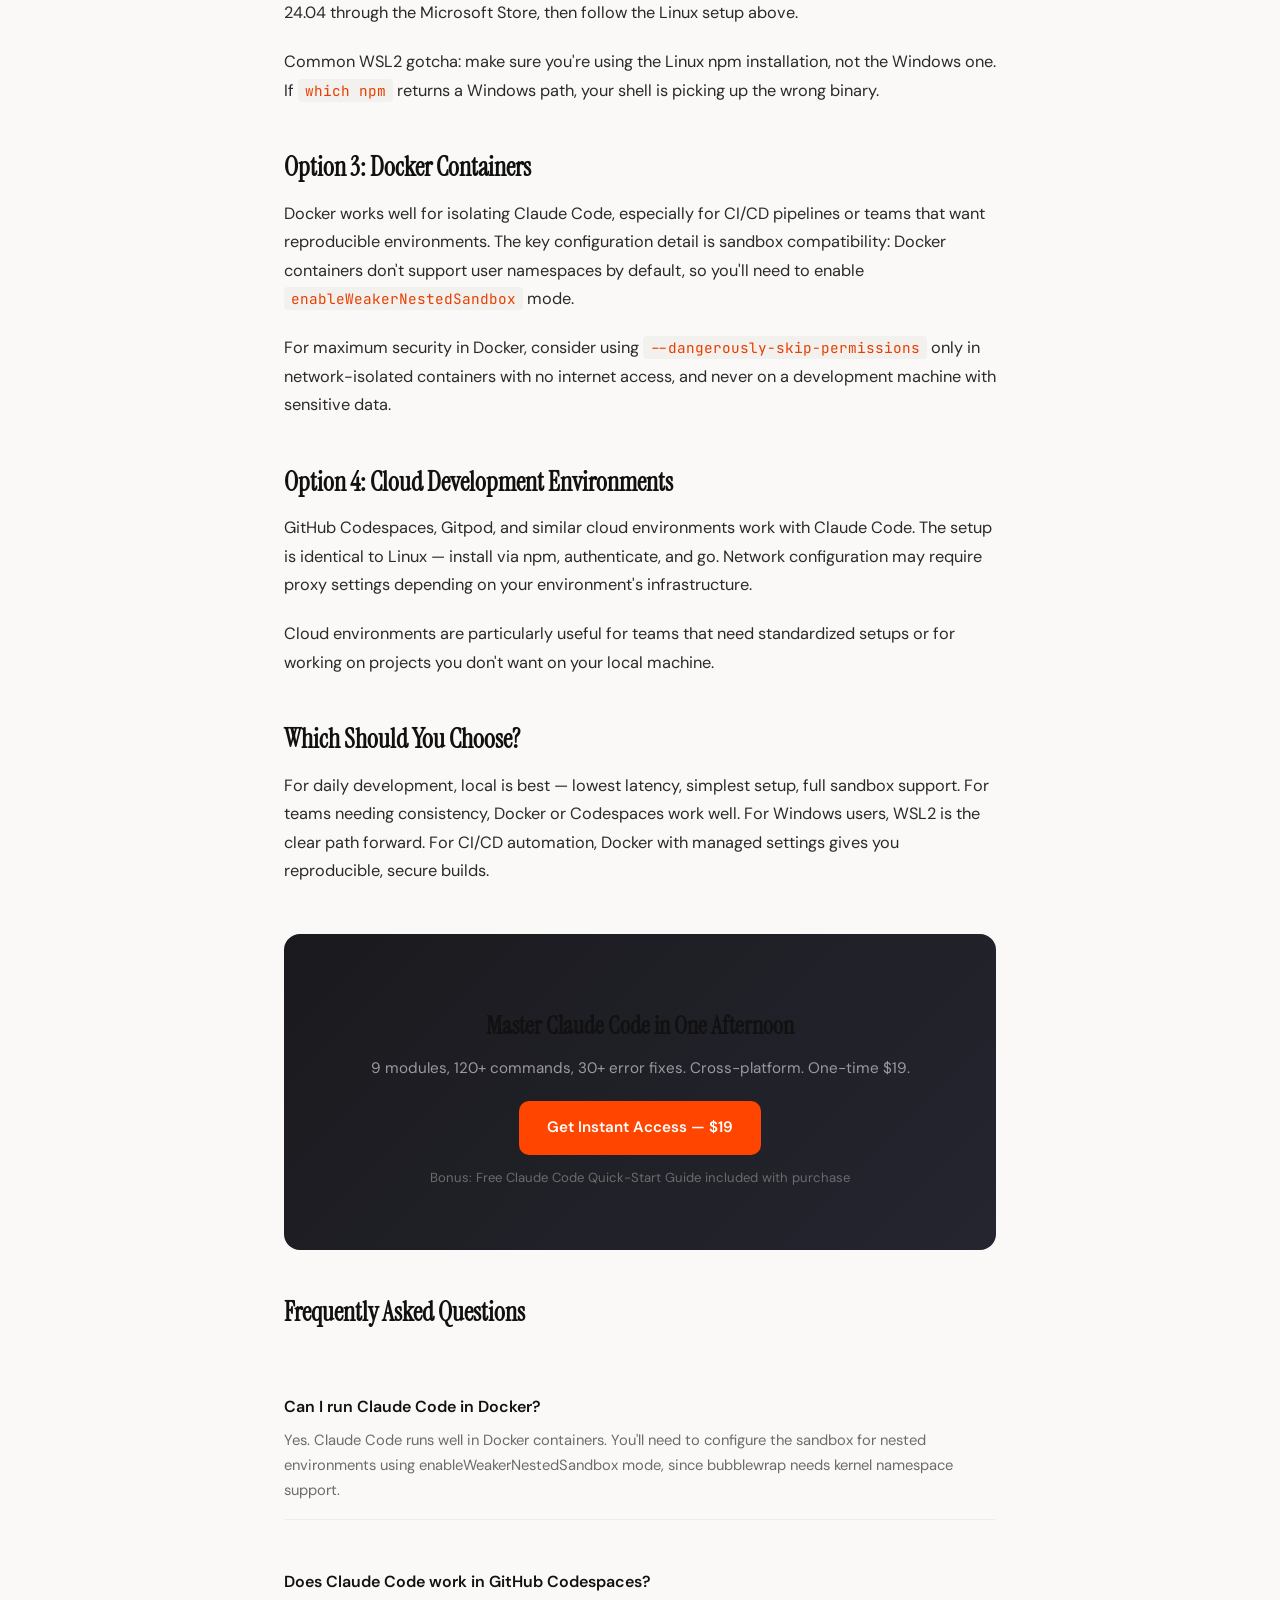
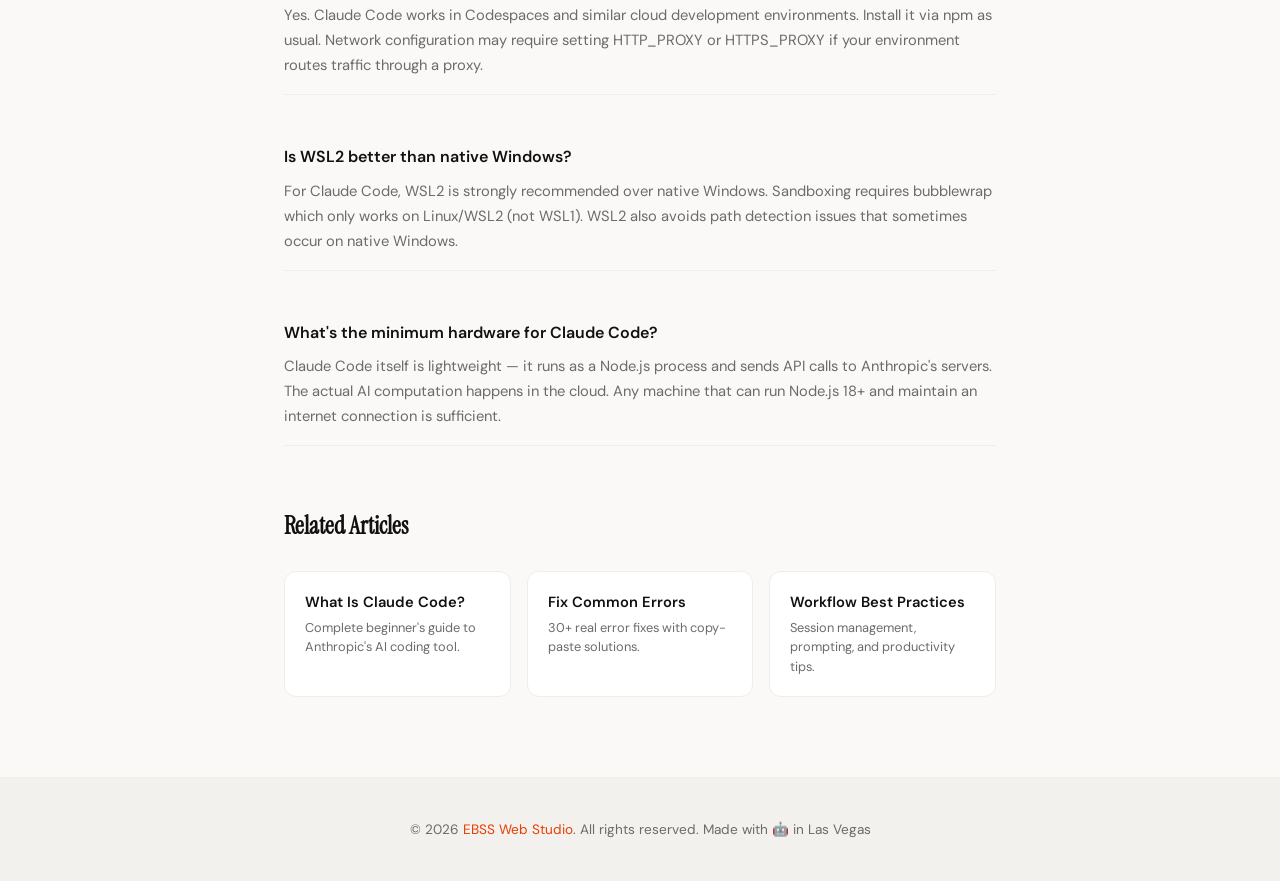
<file: blog/hosting-setup.html>
<!DOCTYPE html>
<html lang="en">
<head>
<meta charset="UTF-8">
<meta name="viewport" content="width=device-width, initial-scale=1.0, viewport-fit=cover">
<title>Best Claude Code Hosting & Setup: Local vs Cloud vs Codespaces (2026)</title>
<meta name="description" content="Compare local, cloud, and Codespaces setups for Claude Code. Learn which environment gives you the best performance, security, and cost efficiency.">
<meta name="keywords" content="Claude Code setup, Claude Code hosting, Claude Code local, Claude Code cloud, Claude Code Codespaces, Claude Code Docker, Claude Code WSL2">
<meta name="author" content="Eric Coste">
<meta name="robots" content="index, follow">
<link rel="canonical" href="https://claudecodeguide.com/blog/hosting-setup.html">
<meta property="og:title" content="Best Claude Code Hosting & Setup: Local vs Cloud vs Codespaces (2026)">
<meta property="og:description" content="Compare local, cloud, and Codespaces setups for Claude Code. Learn which environment gives you the best performance, security, and cost efficiency.">
<meta property="og:type" content="article">
<meta property="og:url" content="https://claudecodeguide.com/blog/hosting-setup.html">
<meta property="og:image" content="https://claudecodeguide.com/assets/og-image.png">
<meta name="twitter:card" content="summary_large_image">
<meta name="twitter:title" content="Best Claude Code Hosting & Setup: Local vs Cloud vs Codespaces (2026)">
<meta name="twitter:description" content="Compare local, cloud, and Codespaces setups for Claude Code. Learn which environment gives you the best performance, security, and cost efficiency.">
<link rel="icon" type="image/svg+xml" href="data:image/svg+xml,<svg xmlns='http://www.w3.org/2000/svg' viewBox='0 0 100 100'><text y='.9em' font-size='90'>⚡</text></svg>">
<link rel="preconnect" href="https://fonts.googleapis.com">
<link rel="preconnect" href="https://fonts.gstatic.com" crossorigin>
<link href="https://fonts.googleapis.com/css2?family=DM+Sans:ital,opsz,wght@0,9..40,300;0,9..40,400;0,9..40,500;0,9..40,600;0,9..40,700;1,9..40,400&family=Instrument+Serif:ital@0;1&family=JetBrains+Mono:wght@400;500;600;700&display=swap" rel="stylesheet">
<link rel="stylesheet" href="/css/blog.css">
<script type="application/ld+json">{"@context": "https://schema.org", "@type": "Article", "headline": "Best Claude Code Hosting & Setup: Local vs Cloud vs Codespaces (2026)", "description": "Compare local, cloud, and Codespaces setups for Claude Code. Learn which environment gives you the best performance, security, and cost efficiency.", "author": {"@type": "Person", "name": "Eric Coste"}, "publisher": {"@type": "Organization", "name": "EBSS Web Studio"}, "datePublished": "2026-03-01", "dateModified": "2026-03-20"}</script>
<script type="application/ld+json">{"@context": "https://schema.org", "@type": "FAQPage", "mainEntity": [{"@type": "Question", "name": "Can I run Claude Code in Docker?", "acceptedAnswer": {"@type": "Answer", "text": "Yes. Claude Code runs well in Docker containers. You'll need to configure the sandbox for nested environments using enableWeakerNestedSandbox mode, since bubblewrap needs kernel namespace support."}}, {"@type": "Question", "name": "Does Claude Code work in GitHub Codespaces?", "acceptedAnswer": {"@type": "Answer", "text": "Yes. Claude Code works in Codespaces and similar cloud development environments. Install it via npm as usual. Network configuration may require setting HTTP_PROXY or HTTPS_PROXY if your environment routes traffic through a proxy."}}, {"@type": "Question", "name": "Is WSL2 better than native Windows?", "acceptedAnswer": {"@type": "Answer", "text": "For Claude Code, WSL2 is strongly recommended over native Windows. Sandboxing requires bubblewrap which only works on Linux/WSL2 (not WSL1). WSL2 also avoids path detection issues that sometimes occur on native Windows."}}, {"@type": "Question", "name": "What's the minimum hardware for Claude Code?", "acceptedAnswer": {"@type": "Answer", "text": "Claude Code itself is lightweight \u2014 it runs as a Node.js process and sends API calls to Anthropic's servers. The actual AI computation happens in the cloud. Any machine that can run Node.js 18+ and maintain an internet connection is sufficient."}}]}</script>
</head>
<body>
<a href="#main" class="skip-link">Skip to main content</a>
<nav class="blog-nav" role="navigation" aria-label="Main navigation">
  <a href="/" class="blog-nav-logo">⚡ <span>claude</span>code.guide</a>
  <div class="blog-nav-links">
    <a href="/blog/">Blog</a>
    <a href="/#modules">Modules</a>
    <a href="/#faq">FAQ</a>
    <a href="/#pricing" class="blog-nav-cta">Get the Guide — $19</a>
  </div>
  <button class="blog-hamburger" aria-label="Toggle menu" aria-expanded="false" onclick="document.getElementById('bm').classList.toggle('active');this.setAttribute('aria-expanded',document.getElementById('bm').classList.contains('active'))">
    <span></span><span></span><span></span>
  </button>
</nav>
<div class="blog-mobile-menu" id="bm">
  <a href="/blog/">Blog</a>
  <a href="/#modules">Modules</a>
  <a href="/#faq">FAQ</a>
  <a href="/#pricing">Get the Guide — $19</a>
</div>
<main id="main">
<nav class="breadcrumbs" aria-label="Breadcrumb">
  <a href="/">Home</a><span>›</span><a href="/blog/">Blog</a><span>›</span>Best Claude Code Hosting & Setup
</nav>
<header class="article-header">
  <h1>Best Claude Code Hosting & Setup: Local vs Cloud vs Codespaces (2026)</h1>
  <div class="article-meta">
    <span>By Eric Coste</span>
    <time datetime="2026-03-01">March 10, 2026</time>
    <span>8 min read</span>
  </div>
</header>
<article class="article-body">
<h2>Choosing Your Claude Code Environment</h2>
<p>Where you run Claude Code affects your experience more than you might expect. The right environment gives you fast sandboxing, reliable MCP connections, and smooth authentication. The wrong one leads to permission errors, WSL1 sandbox failures, and Docker namespace issues.</p>

<h2>Option 1: Local Machine (Recommended for Most Developers)</h2>
<p>Running Claude Code directly on your development machine is the simplest and most common setup. On macOS, sandboxing uses the built-in Seatbelt framework and works out of the box. On Linux, you'll need to install bubblewrap and socat for sandbox support.</p>
<p>The main advantage is zero latency between Claude Code and your file system. Claude reads your files, runs your tests, and modifies your code at native speed. Authentication is straightforward — just <code>claude auth login</code> and authenticate via your browser.</p>

<h3>macOS setup</h3>
<pre><code># Install (requires Node.js 18+)
npm install -g @anthropic-ai/claude-code

# Start Claude Code
cd your-project
claude

# Sandboxing works automatically via Seatbelt</code></pre>

<h3>Linux setup</h3>
<pre><code># Install prerequisites for sandboxing
sudo apt install bubblewrap socat

# Install Claude Code
npm install -g @anthropic-ai/claude-code

# Enable sandbox
claude
/sandbox</code></pre>

<h2>Option 2: WSL2 on Windows</h2>
<p>If you're on Windows, WSL2 is the recommended path. WSL1 is not supported for sandboxing because bubblewrap requires kernel namespace features only available in WSL2. Install Ubuntu 24.04 through the Microsoft Store, then follow the Linux setup above.</p>
<p>Common WSL2 gotcha: make sure you're using the Linux npm installation, not the Windows one. If <code>which npm</code> returns a Windows path, your shell is picking up the wrong binary.</p>

<h2>Option 3: Docker Containers</h2>
<p>Docker works well for isolating Claude Code, especially for CI/CD pipelines or teams that want reproducible environments. The key configuration detail is sandbox compatibility: Docker containers don't support user namespaces by default, so you'll need to enable <code>enableWeakerNestedSandbox</code> mode.</p>
<p>For maximum security in Docker, consider using <code>--dangerously-skip-permissions</code> only in network-isolated containers with no internet access, and never on a development machine with sensitive data.</p>

<h2>Option 4: Cloud Development Environments</h2>
<p>GitHub Codespaces, Gitpod, and similar cloud environments work with Claude Code. The setup is identical to Linux — install via npm, authenticate, and go. Network configuration may require proxy settings depending on your environment's infrastructure.</p>
<p>Cloud environments are particularly useful for teams that need standardized setups or for working on projects you don't want on your local machine.</p>

<h2>Which Should You Choose?</h2>
<p>For daily development, local is best — lowest latency, simplest setup, full sandbox support. For teams needing consistency, Docker or Codespaces work well. For Windows users, WSL2 is the clear path forward. For CI/CD automation, Docker with managed settings gives you reproducible, secure builds.</p>

<div class="cta-box">
  <h3>Master Claude Code in One Afternoon</h3>
  <p>9 modules, 120+ commands, 30+ error fixes. Cross-platform. One-time $19.</p>
  <a href="/#pricing" class="btn">Get Instant Access — $19</a>
  <p class="bonus">Bonus: Free Claude Code Quick-Start Guide included with purchase</p>
</div>
<h2>Frequently Asked Questions</h2>
<div class="faq-item" style="border-bottom:1px solid var(--border-light);padding:16px 0">
<h3 style="font-size:1rem;font-weight:600;color:var(--text-bright);margin-bottom:8px">Can I run Claude Code in Docker?</h3>
<p style="font-size:.92rem;color:var(--text-dim);line-height:1.7;margin:0">Yes. Claude Code runs well in Docker containers. You'll need to configure the sandbox for nested environments using enableWeakerNestedSandbox mode, since bubblewrap needs kernel namespace support.</p>
</div>
<div class="faq-item" style="border-bottom:1px solid var(--border-light);padding:16px 0">
<h3 style="font-size:1rem;font-weight:600;color:var(--text-bright);margin-bottom:8px">Does Claude Code work in GitHub Codespaces?</h3>
<p style="font-size:.92rem;color:var(--text-dim);line-height:1.7;margin:0">Yes. Claude Code works in Codespaces and similar cloud development environments. Install it via npm as usual. Network configuration may require setting HTTP_PROXY or HTTPS_PROXY if your environment routes traffic through a proxy.</p>
</div>
<div class="faq-item" style="border-bottom:1px solid var(--border-light);padding:16px 0">
<h3 style="font-size:1rem;font-weight:600;color:var(--text-bright);margin-bottom:8px">Is WSL2 better than native Windows?</h3>
<p style="font-size:.92rem;color:var(--text-dim);line-height:1.7;margin:0">For Claude Code, WSL2 is strongly recommended over native Windows. Sandboxing requires bubblewrap which only works on Linux/WSL2 (not WSL1). WSL2 also avoids path detection issues that sometimes occur on native Windows.</p>
</div>
<div class="faq-item" style="border-bottom:1px solid var(--border-light);padding:16px 0">
<h3 style="font-size:1rem;font-weight:600;color:var(--text-bright);margin-bottom:8px">What's the minimum hardware for Claude Code?</h3>
<p style="font-size:.92rem;color:var(--text-dim);line-height:1.7;margin:0">Claude Code itself is lightweight — it runs as a Node.js process and sends API calls to Anthropic's servers. The actual AI computation happens in the cloud. Any machine that can run Node.js 18+ and maintain an internet connection is sufficient.</p>
</div>

</article>
<section class="related-posts"><h2>Related Articles</h2><div class="related-grid"><a href="/blog/what-is-claude-code.html" class="related-card"><h3>What Is Claude Code?</h3><p>Complete beginner's guide to Anthropic's AI coding tool.</p></a><a href="/blog/fix-common-errors.html" class="related-card"><h3>Fix Common Errors</h3><p>30+ real error fixes with copy-paste solutions.</p></a><a href="/blog/workflow-best-practices.html" class="related-card"><h3>Workflow Best Practices</h3><p>Session management, prompting, and productivity tips.</p></a></div></section>
</main>
<footer class="blog-footer" role="contentinfo">
  <p>&copy; 2026 <a href="https://ebsswebstudio.com" target="_blank" rel="noopener">EBSS Web Studio</a>. All rights reserved. Made with 🤖 in Las Vegas</p>
</footer>
</body>
</html>
</file>
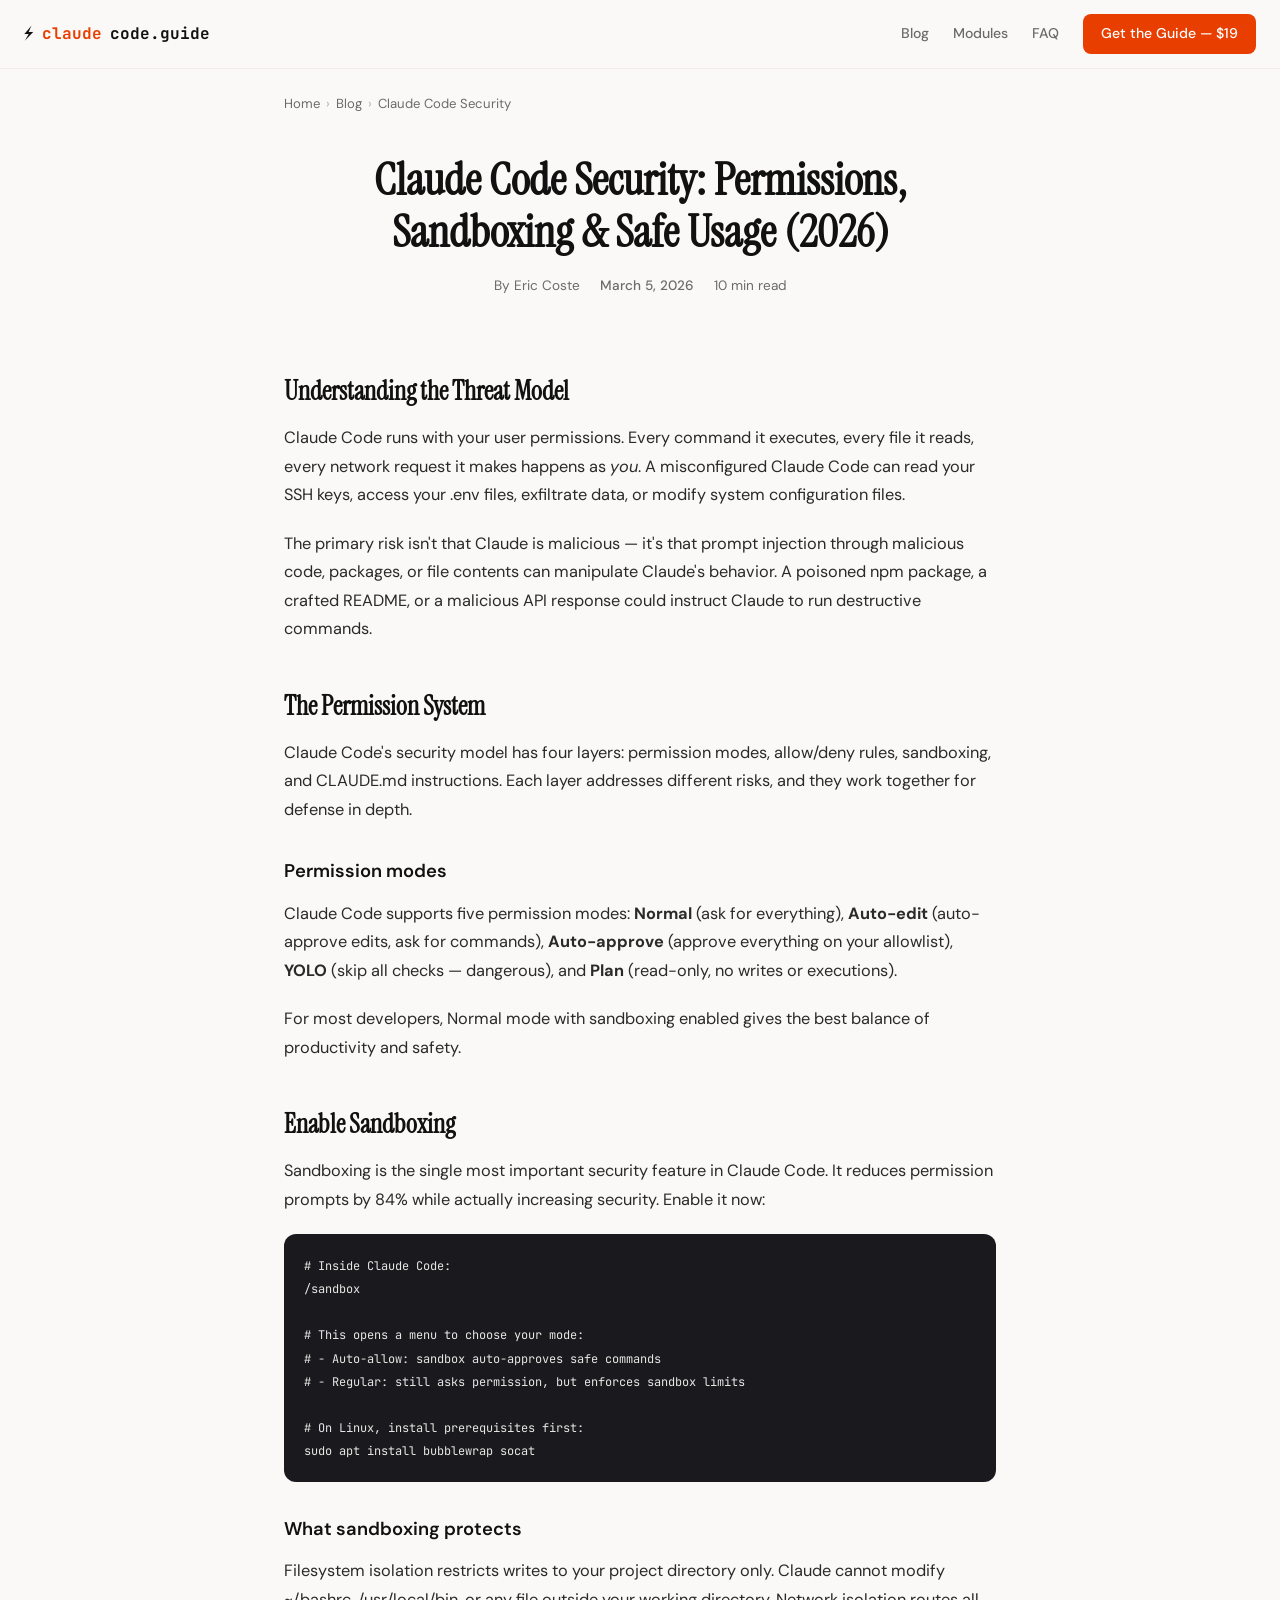
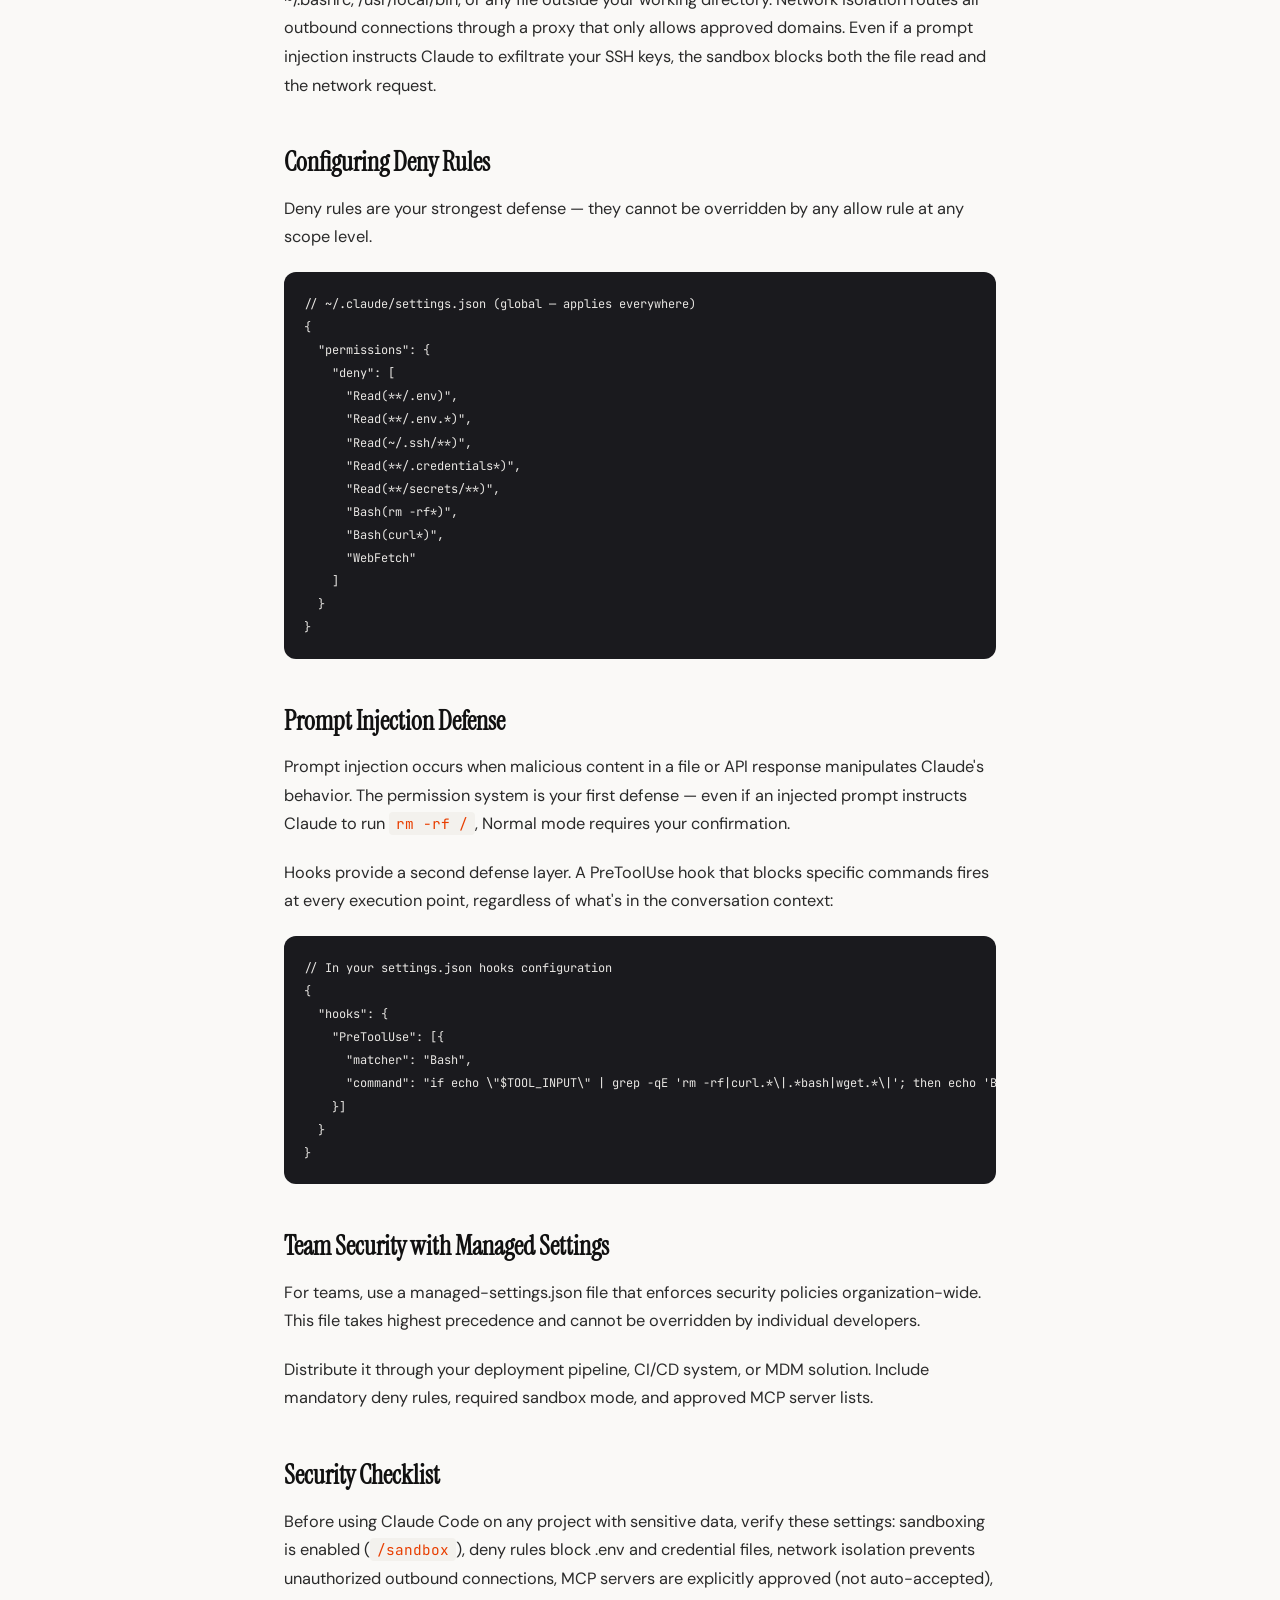
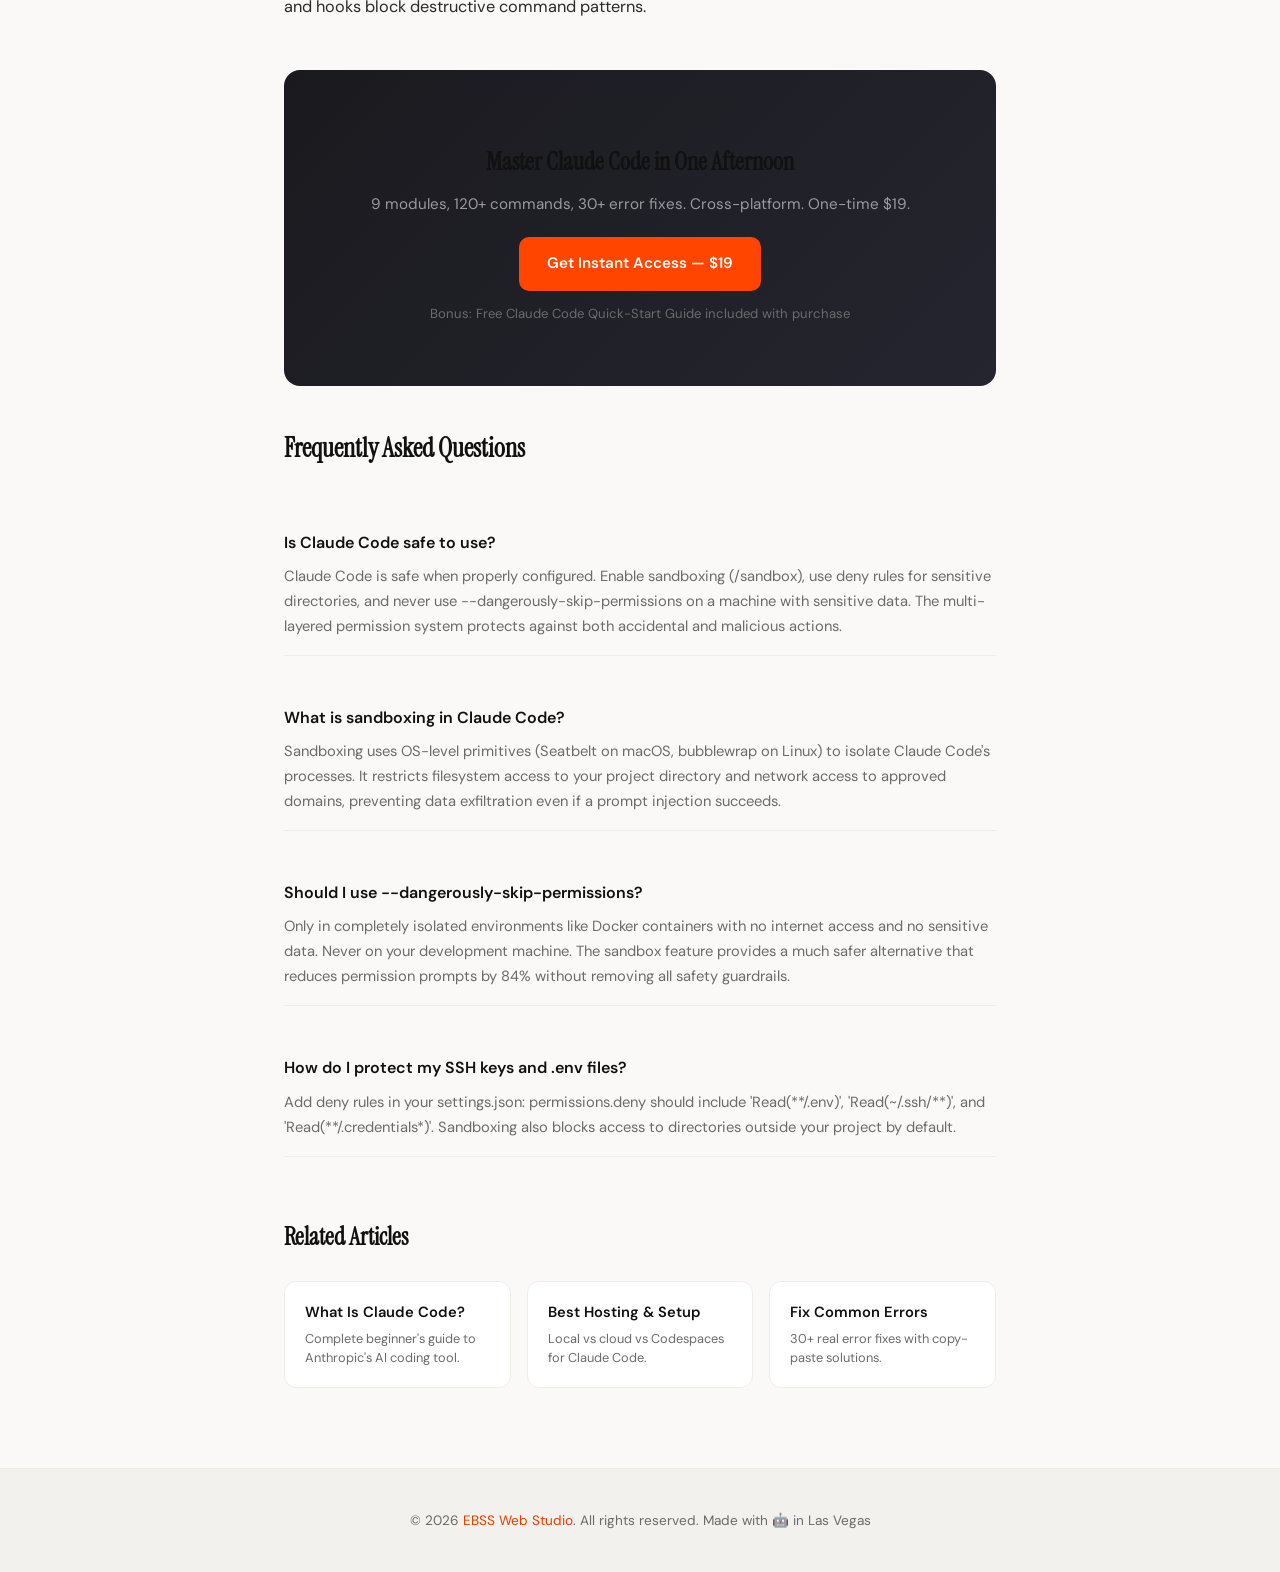
<file: blog/security-sandboxing.html>
<!DOCTYPE html>
<html lang="en">
<head>
<meta charset="UTF-8">
<meta name="viewport" content="width=device-width, initial-scale=1.0, viewport-fit=cover">
<title>Claude Code Security: Permissions, Sandboxing & Safe Usage (2026)</title>
<meta name="description" content="Configure Claude Code security properly: permissions, sandboxing, deny rules, prompt injection defense, and safe practices for production environments.">
<meta name="keywords" content="Claude Code security, Claude Code sandboxing, Claude Code permissions, Claude Code safety, Claude Code prompt injection, bubblewrap, Seatbelt">
<meta name="author" content="Eric Coste">
<meta name="robots" content="index, follow">
<link rel="canonical" href="https://claudecodeguide.com/blog/security-sandboxing.html">
<meta property="og:title" content="Claude Code Security: Permissions, Sandboxing & Safe Usage (2026)">
<meta property="og:description" content="Configure Claude Code security properly: permissions, sandboxing, deny rules, prompt injection defense, and safe practices for production environments.">
<meta property="og:type" content="article">
<meta property="og:url" content="https://claudecodeguide.com/blog/security-sandboxing.html">
<meta property="og:image" content="https://claudecodeguide.com/assets/og-image.png">
<meta name="twitter:card" content="summary_large_image">
<meta name="twitter:title" content="Claude Code Security: Permissions, Sandboxing & Safe Usage (2026)">
<meta name="twitter:description" content="Configure Claude Code security properly: permissions, sandboxing, deny rules, prompt injection defense, and safe practices for production environments.">
<link rel="icon" type="image/svg+xml" href="data:image/svg+xml,<svg xmlns='http://www.w3.org/2000/svg' viewBox='0 0 100 100'><text y='.9em' font-size='90'>⚡</text></svg>">
<link rel="preconnect" href="https://fonts.googleapis.com">
<link rel="preconnect" href="https://fonts.gstatic.com" crossorigin>
<link href="https://fonts.googleapis.com/css2?family=DM+Sans:ital,opsz,wght@0,9..40,300;0,9..40,400;0,9..40,500;0,9..40,600;0,9..40,700;1,9..40,400&family=Instrument+Serif:ital@0;1&family=JetBrains+Mono:wght@400;500;600;700&display=swap" rel="stylesheet">
<link rel="stylesheet" href="/css/blog.css">
<script type="application/ld+json">{"@context": "https://schema.org", "@type": "Article", "headline": "Claude Code Security: Permissions, Sandboxing & Safe Usage (2026)", "description": "Configure Claude Code security properly: permissions, sandboxing, deny rules, prompt injection defense, and safe practices for production environments.", "author": {"@type": "Person", "name": "Eric Coste"}, "publisher": {"@type": "Organization", "name": "EBSS Web Studio"}, "datePublished": "2026-03-01", "dateModified": "2026-03-20"}</script>
<script type="application/ld+json">{"@context": "https://schema.org", "@type": "FAQPage", "mainEntity": [{"@type": "Question", "name": "Is Claude Code safe to use?", "acceptedAnswer": {"@type": "Answer", "text": "Claude Code is safe when properly configured. Enable sandboxing (/sandbox), use deny rules for sensitive directories, and never use --dangerously-skip-permissions on a machine with sensitive data. The multi-layered permission system protects against both accidental and malicious actions."}}, {"@type": "Question", "name": "What is sandboxing in Claude Code?", "acceptedAnswer": {"@type": "Answer", "text": "Sandboxing uses OS-level primitives (Seatbelt on macOS, bubblewrap on Linux) to isolate Claude Code's processes. It restricts filesystem access to your project directory and network access to approved domains, preventing data exfiltration even if a prompt injection succeeds."}}, {"@type": "Question", "name": "Should I use --dangerously-skip-permissions?", "acceptedAnswer": {"@type": "Answer", "text": "Only in completely isolated environments like Docker containers with no internet access and no sensitive data. Never on your development machine. The sandbox feature provides a much safer alternative that reduces permission prompts by 84% without removing all safety guardrails."}}, {"@type": "Question", "name": "How do I protect my SSH keys and .env files?", "acceptedAnswer": {"@type": "Answer", "text": "Add deny rules in your settings.json: permissions.deny should include 'Read(**/.env)', 'Read(~/.ssh/**)', and 'Read(**/.credentials*)'. Sandboxing also blocks access to directories outside your project by default."}}]}</script>
</head>
<body>
<a href="#main" class="skip-link">Skip to main content</a>
<nav class="blog-nav" role="navigation" aria-label="Main navigation">
  <a href="/" class="blog-nav-logo">⚡ <span>claude</span>code.guide</a>
  <div class="blog-nav-links">
    <a href="/blog/">Blog</a>
    <a href="/#modules">Modules</a>
    <a href="/#faq">FAQ</a>
    <a href="/#pricing" class="blog-nav-cta">Get the Guide — $19</a>
  </div>
  <button class="blog-hamburger" aria-label="Toggle menu" aria-expanded="false" onclick="document.getElementById('bm').classList.toggle('active');this.setAttribute('aria-expanded',document.getElementById('bm').classList.contains('active'))">
    <span></span><span></span><span></span>
  </button>
</nav>
<div class="blog-mobile-menu" id="bm">
  <a href="/blog/">Blog</a>
  <a href="/#modules">Modules</a>
  <a href="/#faq">FAQ</a>
  <a href="/#pricing">Get the Guide — $19</a>
</div>
<main id="main">
<nav class="breadcrumbs" aria-label="Breadcrumb">
  <a href="/">Home</a><span>›</span><a href="/blog/">Blog</a><span>›</span>Claude Code Security
</nav>
<header class="article-header">
  <h1>Claude Code Security: Permissions, Sandboxing & Safe Usage (2026)</h1>
  <div class="article-meta">
    <span>By Eric Coste</span>
    <time datetime="2026-03-01">March 5, 2026</time>
    <span>10 min read</span>
  </div>
</header>
<article class="article-body">
<h2>Understanding the Threat Model</h2>
<p>Claude Code runs with your user permissions. Every command it executes, every file it reads, every network request it makes happens as <em>you</em>. A misconfigured Claude Code can read your SSH keys, access your .env files, exfiltrate data, or modify system configuration files.</p>
<p>The primary risk isn't that Claude is malicious — it's that prompt injection through malicious code, packages, or file contents can manipulate Claude's behavior. A poisoned npm package, a crafted README, or a malicious API response could instruct Claude to run destructive commands.</p>

<h2>The Permission System</h2>
<p>Claude Code's security model has four layers: permission modes, allow/deny rules, sandboxing, and CLAUDE.md instructions. Each layer addresses different risks, and they work together for defense in depth.</p>

<h3>Permission modes</h3>
<p>Claude Code supports five permission modes: <strong>Normal</strong> (ask for everything), <strong>Auto-edit</strong> (auto-approve edits, ask for commands), <strong>Auto-approve</strong> (approve everything on your allowlist), <strong>YOLO</strong> (skip all checks — dangerous), and <strong>Plan</strong> (read-only, no writes or executions).</p>
<p>For most developers, Normal mode with sandboxing enabled gives the best balance of productivity and safety.</p>

<h2>Enable Sandboxing</h2>
<p>Sandboxing is the single most important security feature in Claude Code. It reduces permission prompts by 84% while actually increasing security. Enable it now:</p>
<pre><code># Inside Claude Code:
/sandbox

# This opens a menu to choose your mode:
# - Auto-allow: sandbox auto-approves safe commands
# - Regular: still asks permission, but enforces sandbox limits

# On Linux, install prerequisites first:
sudo apt install bubblewrap socat</code></pre>

<h3>What sandboxing protects</h3>
<p>Filesystem isolation restricts writes to your project directory only. Claude cannot modify ~/.bashrc, /usr/local/bin, or any file outside your working directory. Network isolation routes all outbound connections through a proxy that only allows approved domains. Even if a prompt injection instructs Claude to exfiltrate your SSH keys, the sandbox blocks both the file read and the network request.</p>

<h2>Configuring Deny Rules</h2>
<p>Deny rules are your strongest defense — they cannot be overridden by any allow rule at any scope level.</p>
<pre><code>// ~/.claude/settings.json (global — applies everywhere)
{
  "permissions": {
    "deny": [
      "Read(**/.env)",
      "Read(**/.env.*)",
      "Read(~/.ssh/**)",
      "Read(**/.credentials*)",
      "Read(**/secrets/**)",
      "Bash(rm -rf*)",
      "Bash(curl*)",
      "WebFetch"
    ]
  }
}</code></pre>

<h2>Prompt Injection Defense</h2>
<p>Prompt injection occurs when malicious content in a file or API response manipulates Claude's behavior. The permission system is your first defense — even if an injected prompt instructs Claude to run <code>rm -rf /</code>, Normal mode requires your confirmation.</p>
<p>Hooks provide a second defense layer. A PreToolUse hook that blocks specific commands fires at every execution point, regardless of what's in the conversation context:</p>
<pre><code>// In your settings.json hooks configuration
{
  "hooks": {
    "PreToolUse": [{
      "matcher": "Bash",
      "command": "if echo \"$TOOL_INPUT\" | grep -qE 'rm -rf|curl.*\|.*bash|wget.*\|'; then echo 'BLOCKED: Dangerous command pattern detected'; exit 1; fi"
    }]
  }
}</code></pre>

<h2>Team Security with Managed Settings</h2>
<p>For teams, use a managed-settings.json file that enforces security policies organization-wide. This file takes highest precedence and cannot be overridden by individual developers.</p>
<p>Distribute it through your deployment pipeline, CI/CD system, or MDM solution. Include mandatory deny rules, required sandbox mode, and approved MCP server lists.</p>

<h2>Security Checklist</h2>
<p>Before using Claude Code on any project with sensitive data, verify these settings: sandboxing is enabled (<code>/sandbox</code>), deny rules block .env and credential files, network isolation prevents unauthorized outbound connections, MCP servers are explicitly approved (not auto-accepted), and hooks block destructive command patterns.</p>

<div class="cta-box">
  <h3>Master Claude Code in One Afternoon</h3>
  <p>9 modules, 120+ commands, 30+ error fixes. Cross-platform. One-time $19.</p>
  <a href="/#pricing" class="btn">Get Instant Access — $19</a>
  <p class="bonus">Bonus: Free Claude Code Quick-Start Guide included with purchase</p>
</div>
<h2>Frequently Asked Questions</h2>
<div class="faq-item" style="border-bottom:1px solid var(--border-light);padding:16px 0">
<h3 style="font-size:1rem;font-weight:600;color:var(--text-bright);margin-bottom:8px">Is Claude Code safe to use?</h3>
<p style="font-size:.92rem;color:var(--text-dim);line-height:1.7;margin:0">Claude Code is safe when properly configured. Enable sandboxing (/sandbox), use deny rules for sensitive directories, and never use --dangerously-skip-permissions on a machine with sensitive data. The multi-layered permission system protects against both accidental and malicious actions.</p>
</div>
<div class="faq-item" style="border-bottom:1px solid var(--border-light);padding:16px 0">
<h3 style="font-size:1rem;font-weight:600;color:var(--text-bright);margin-bottom:8px">What is sandboxing in Claude Code?</h3>
<p style="font-size:.92rem;color:var(--text-dim);line-height:1.7;margin:0">Sandboxing uses OS-level primitives (Seatbelt on macOS, bubblewrap on Linux) to isolate Claude Code's processes. It restricts filesystem access to your project directory and network access to approved domains, preventing data exfiltration even if a prompt injection succeeds.</p>
</div>
<div class="faq-item" style="border-bottom:1px solid var(--border-light);padding:16px 0">
<h3 style="font-size:1rem;font-weight:600;color:var(--text-bright);margin-bottom:8px">Should I use --dangerously-skip-permissions?</h3>
<p style="font-size:.92rem;color:var(--text-dim);line-height:1.7;margin:0">Only in completely isolated environments like Docker containers with no internet access and no sensitive data. Never on your development machine. The sandbox feature provides a much safer alternative that reduces permission prompts by 84% without removing all safety guardrails.</p>
</div>
<div class="faq-item" style="border-bottom:1px solid var(--border-light);padding:16px 0">
<h3 style="font-size:1rem;font-weight:600;color:var(--text-bright);margin-bottom:8px">How do I protect my SSH keys and .env files?</h3>
<p style="font-size:.92rem;color:var(--text-dim);line-height:1.7;margin:0">Add deny rules in your settings.json: permissions.deny should include 'Read(**/.env)', 'Read(~/.ssh/**)', and 'Read(**/.credentials*)'. Sandboxing also blocks access to directories outside your project by default.</p>
</div>

</article>
<section class="related-posts"><h2>Related Articles</h2><div class="related-grid"><a href="/blog/what-is-claude-code.html" class="related-card"><h3>What Is Claude Code?</h3><p>Complete beginner's guide to Anthropic's AI coding tool.</p></a><a href="/blog/hosting-setup.html" class="related-card"><h3>Best Hosting & Setup</h3><p>Local vs cloud vs Codespaces for Claude Code.</p></a><a href="/blog/fix-common-errors.html" class="related-card"><h3>Fix Common Errors</h3><p>30+ real error fixes with copy-paste solutions.</p></a></div></section>
</main>
<footer class="blog-footer" role="contentinfo">
  <p>&copy; 2026 <a href="https://ebsswebstudio.com" target="_blank" rel="noopener">EBSS Web Studio</a>. All rights reserved. Made with 🤖 in Las Vegas</p>
</footer>
</body>
</html>
</file>
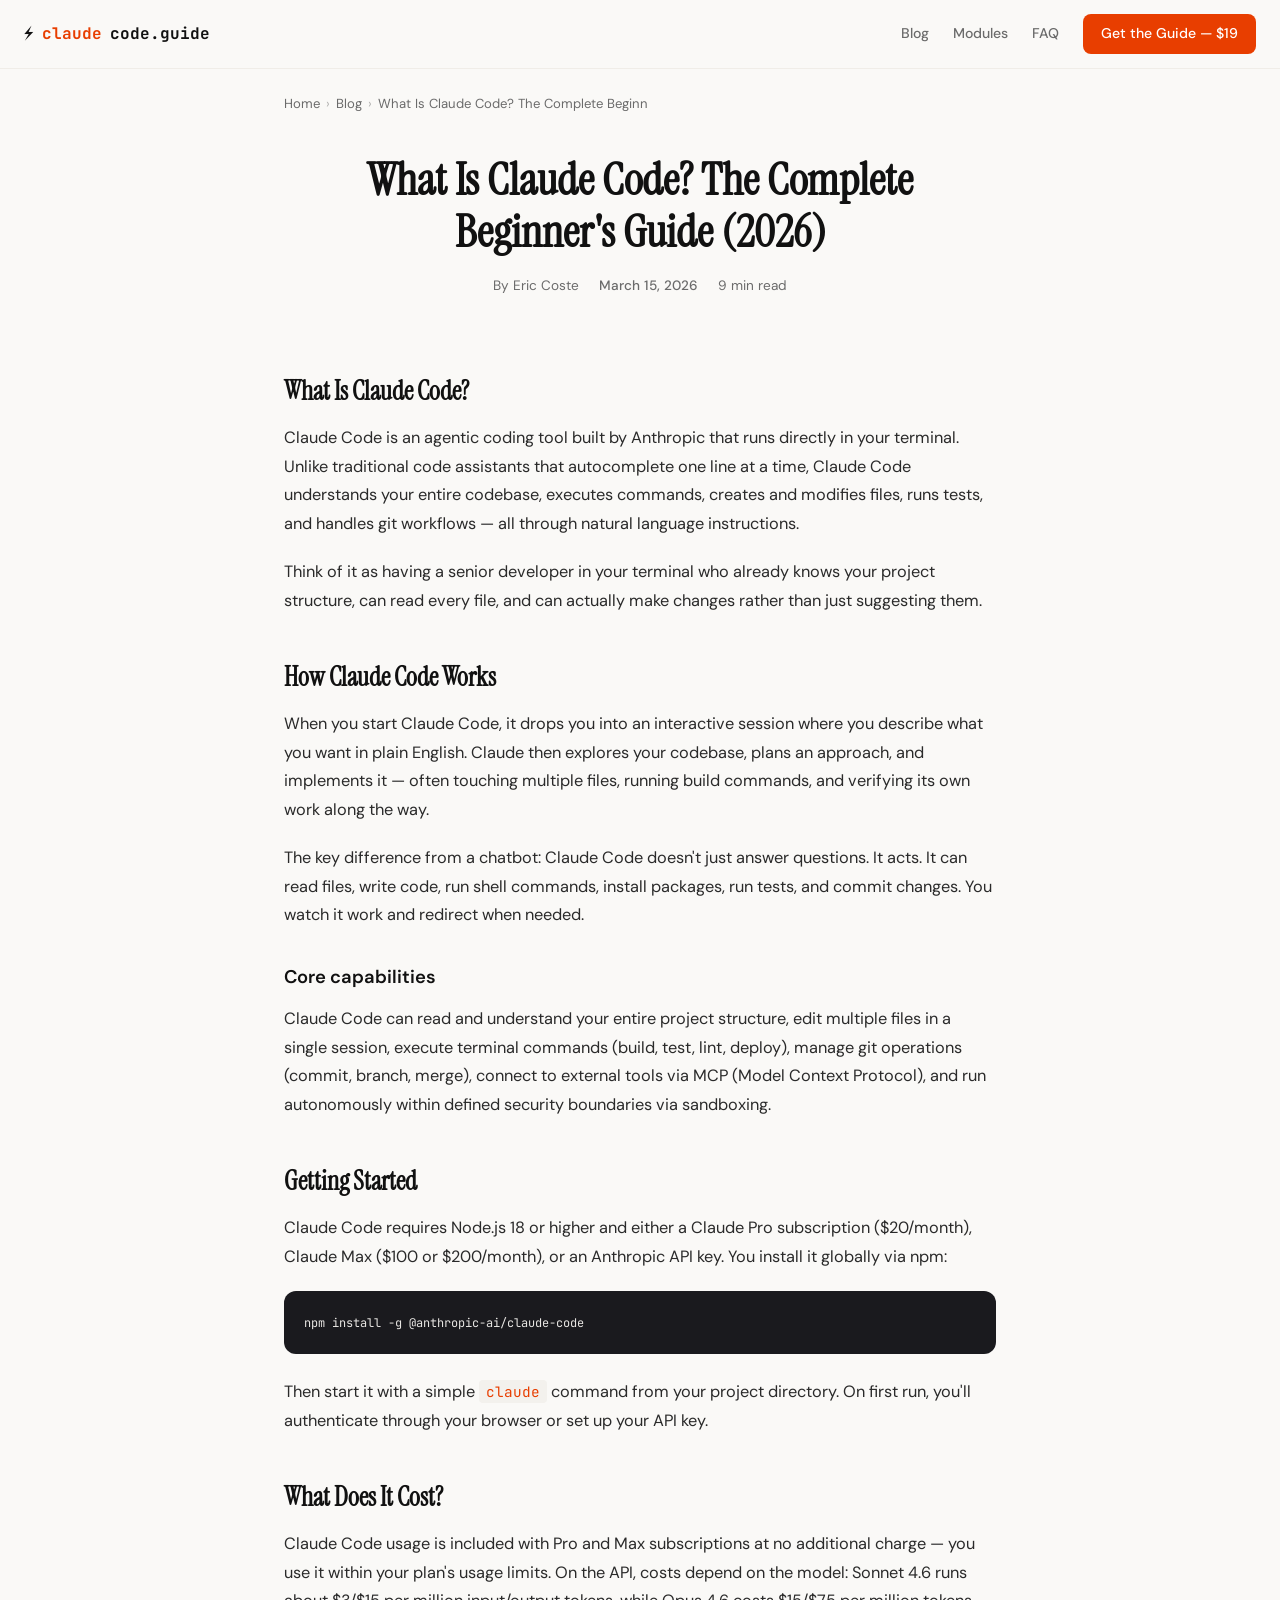
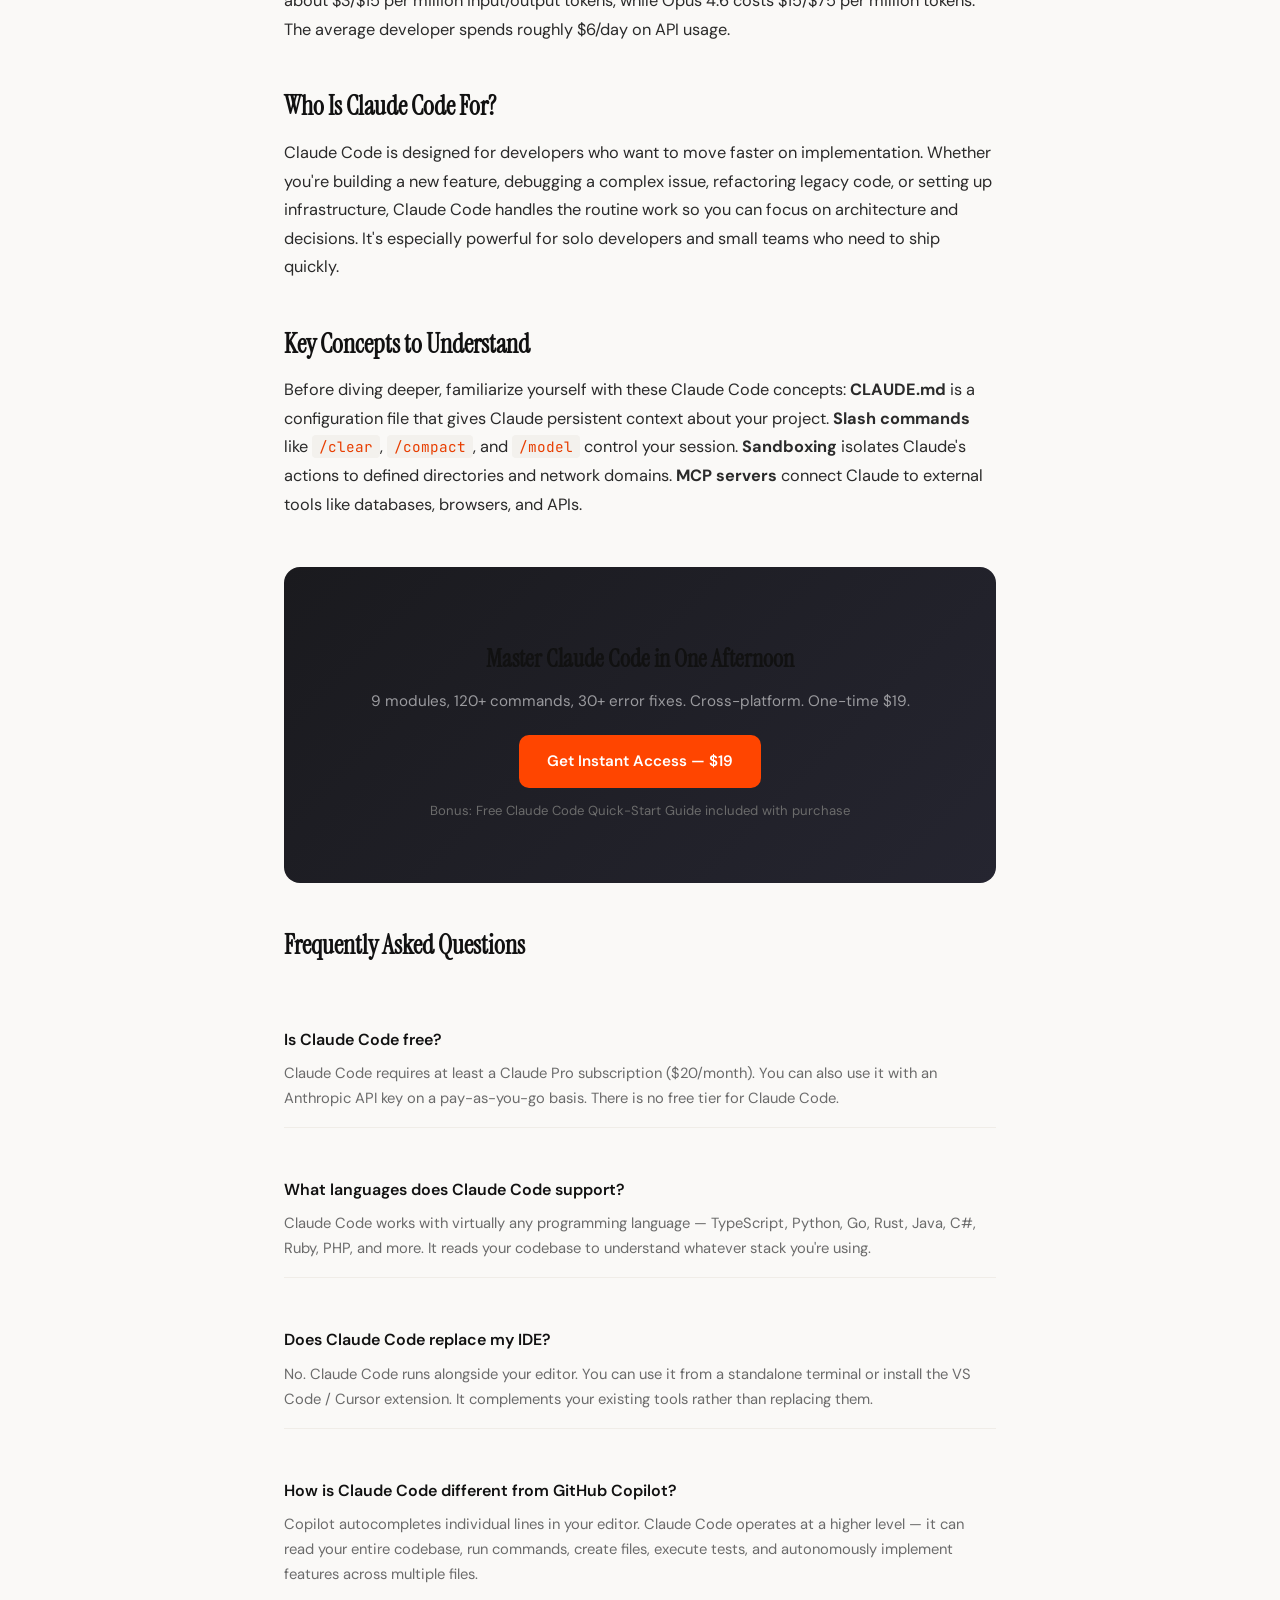
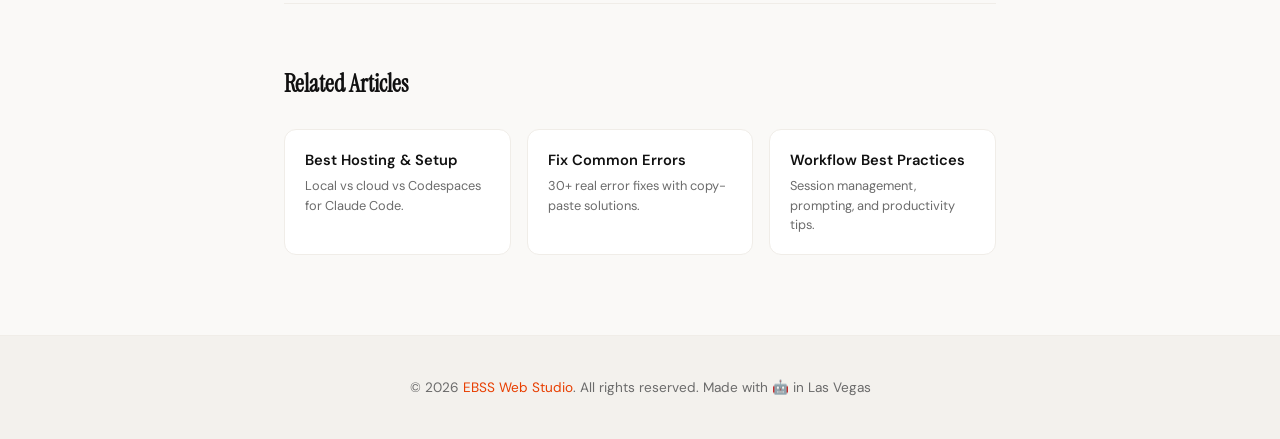
<file: blog/what-is-claude-code.html>
<!DOCTYPE html>
<html lang="en">
<head>
<meta charset="UTF-8">
<meta name="viewport" content="width=device-width, initial-scale=1.0, viewport-fit=cover">
<title>What Is Claude Code? The Complete Beginner's Guide (2026)</title>
<meta name="description" content="Learn what Claude Code is, how it works, what it costs, and whether it's right for your development workflow. The complete beginner's guide for 2026.">
<meta name="keywords" content="what is Claude Code, Claude Code beginner guide, Claude Code explained, Claude Code 2026, Anthropic Claude Code, AI coding tool">
<meta name="author" content="Eric Coste">
<meta name="robots" content="index, follow">
<link rel="canonical" href="https://claudecodeguide.com/blog/what-is-claude-code.html">
<meta property="og:title" content="What Is Claude Code? The Complete Beginner's Guide (2026)">
<meta property="og:description" content="Learn what Claude Code is, how it works, what it costs, and whether it's right for your development workflow. The complete beginner's guide for 2026.">
<meta property="og:type" content="article">
<meta property="og:url" content="https://claudecodeguide.com/blog/what-is-claude-code.html">
<meta property="og:image" content="https://claudecodeguide.com/assets/og-image.png">
<meta name="twitter:card" content="summary_large_image">
<meta name="twitter:title" content="What Is Claude Code? The Complete Beginner's Guide (2026)">
<meta name="twitter:description" content="Learn what Claude Code is, how it works, what it costs, and whether it's right for your development workflow. The complete beginner's guide for 2026.">
<link rel="icon" type="image/svg+xml" href="data:image/svg+xml,<svg xmlns='http://www.w3.org/2000/svg' viewBox='0 0 100 100'><text y='.9em' font-size='90'>⚡</text></svg>">
<link rel="preconnect" href="https://fonts.googleapis.com">
<link rel="preconnect" href="https://fonts.gstatic.com" crossorigin>
<link href="https://fonts.googleapis.com/css2?family=DM+Sans:ital,opsz,wght@0,9..40,300;0,9..40,400;0,9..40,500;0,9..40,600;0,9..40,700;1,9..40,400&family=Instrument+Serif:ital@0;1&family=JetBrains+Mono:wght@400;500;600;700&display=swap" rel="stylesheet">
<link rel="stylesheet" href="/css/blog.css">
<script type="application/ld+json">{"@context": "https://schema.org", "@type": "Article", "headline": "What Is Claude Code? The Complete Beginner's Guide (2026)", "description": "Learn what Claude Code is, how it works, what it costs, and whether it's right for your development workflow. The complete beginner's guide for 2026.", "author": {"@type": "Person", "name": "Eric Coste"}, "publisher": {"@type": "Organization", "name": "EBSS Web Studio"}, "datePublished": "2026-03-01", "dateModified": "2026-03-20"}</script>
<script type="application/ld+json">{"@context": "https://schema.org", "@type": "FAQPage", "mainEntity": [{"@type": "Question", "name": "Is Claude Code free?", "acceptedAnswer": {"@type": "Answer", "text": "Claude Code requires at least a Claude Pro subscription ($20/month). You can also use it with an Anthropic API key on a pay-as-you-go basis. There is no free tier for Claude Code."}}, {"@type": "Question", "name": "What languages does Claude Code support?", "acceptedAnswer": {"@type": "Answer", "text": "Claude Code works with virtually any programming language \u2014 TypeScript, Python, Go, Rust, Java, C#, Ruby, PHP, and more. It reads your codebase to understand whatever stack you're using."}}, {"@type": "Question", "name": "Does Claude Code replace my IDE?", "acceptedAnswer": {"@type": "Answer", "text": "No. Claude Code runs alongside your editor. You can use it from a standalone terminal or install the VS Code / Cursor extension. It complements your existing tools rather than replacing them."}}, {"@type": "Question", "name": "How is Claude Code different from GitHub Copilot?", "acceptedAnswer": {"@type": "Answer", "text": "Copilot autocompletes individual lines in your editor. Claude Code operates at a higher level \u2014 it can read your entire codebase, run commands, create files, execute tests, and autonomously implement features across multiple files."}}]}</script>
</head>
<body>
<a href="#main" class="skip-link">Skip to main content</a>
<nav class="blog-nav" role="navigation" aria-label="Main navigation">
  <a href="/" class="blog-nav-logo">⚡ <span>claude</span>code.guide</a>
  <div class="blog-nav-links">
    <a href="/blog/">Blog</a>
    <a href="/#modules">Modules</a>
    <a href="/#faq">FAQ</a>
    <a href="/#pricing" class="blog-nav-cta">Get the Guide — $19</a>
  </div>
  <button class="blog-hamburger" aria-label="Toggle menu" aria-expanded="false" onclick="document.getElementById('bm').classList.toggle('active');this.setAttribute('aria-expanded',document.getElementById('bm').classList.contains('active'))">
    <span></span><span></span><span></span>
  </button>
</nav>
<div class="blog-mobile-menu" id="bm">
  <a href="/blog/">Blog</a>
  <a href="/#modules">Modules</a>
  <a href="/#faq">FAQ</a>
  <a href="/#pricing">Get the Guide — $19</a>
</div>
<main id="main">
<nav class="breadcrumbs" aria-label="Breadcrumb">
  <a href="/">Home</a><span>›</span><a href="/blog/">Blog</a><span>›</span>What Is Claude Code? The Complete Beginn
</nav>
<header class="article-header">
  <h1>What Is Claude Code? The Complete Beginner's Guide (2026)</h1>
  <div class="article-meta">
    <span>By Eric Coste</span>
    <time datetime="2026-03-01">March 15, 2026</time>
    <span>9 min read</span>
  </div>
</header>
<article class="article-body">
<h2>What Is Claude Code?</h2>
<p>Claude Code is an agentic coding tool built by Anthropic that runs directly in your terminal. Unlike traditional code assistants that autocomplete one line at a time, Claude Code understands your entire codebase, executes commands, creates and modifies files, runs tests, and handles git workflows — all through natural language instructions.</p>
<p>Think of it as having a senior developer in your terminal who already knows your project structure, can read every file, and can actually make changes rather than just suggesting them.</p>

<h2>How Claude Code Works</h2>
<p>When you start Claude Code, it drops you into an interactive session where you describe what you want in plain English. Claude then explores your codebase, plans an approach, and implements it — often touching multiple files, running build commands, and verifying its own work along the way.</p>
<p>The key difference from a chatbot: Claude Code doesn't just answer questions. It acts. It can read files, write code, run shell commands, install packages, run tests, and commit changes. You watch it work and redirect when needed.</p>

<h3>Core capabilities</h3>
<p>Claude Code can read and understand your entire project structure, edit multiple files in a single session, execute terminal commands (build, test, lint, deploy), manage git operations (commit, branch, merge), connect to external tools via MCP (Model Context Protocol), and run autonomously within defined security boundaries via sandboxing.</p>

<h2>Getting Started</h2>
<p>Claude Code requires Node.js 18 or higher and either a Claude Pro subscription ($20/month), Claude Max ($100 or $200/month), or an Anthropic API key. You install it globally via npm:</p>
<pre><code>npm install -g @anthropic-ai/claude-code</code></pre>
<p>Then start it with a simple <code>claude</code> command from your project directory. On first run, you'll authenticate through your browser or set up your API key.</p>

<h2>What Does It Cost?</h2>
<p>Claude Code usage is included with Pro and Max subscriptions at no additional charge — you use it within your plan's usage limits. On the API, costs depend on the model: Sonnet 4.6 runs about $3/$15 per million input/output tokens, while Opus 4.6 costs $15/$75 per million tokens. The average developer spends roughly $6/day on API usage.</p>

<h2>Who Is Claude Code For?</h2>
<p>Claude Code is designed for developers who want to move faster on implementation. Whether you're building a new feature, debugging a complex issue, refactoring legacy code, or setting up infrastructure, Claude Code handles the routine work so you can focus on architecture and decisions. It's especially powerful for solo developers and small teams who need to ship quickly.</p>

<h2>Key Concepts to Understand</h2>
<p>Before diving deeper, familiarize yourself with these Claude Code concepts: <strong>CLAUDE.md</strong> is a configuration file that gives Claude persistent context about your project. <strong>Slash commands</strong> like <code>/clear</code>, <code>/compact</code>, and <code>/model</code> control your session. <strong>Sandboxing</strong> isolates Claude's actions to defined directories and network domains. <strong>MCP servers</strong> connect Claude to external tools like databases, browsers, and APIs.</p>

<div class="cta-box">
  <h3>Master Claude Code in One Afternoon</h3>
  <p>9 modules, 120+ commands, 30+ error fixes. Cross-platform. One-time $19.</p>
  <a href="/#pricing" class="btn">Get Instant Access — $19</a>
  <p class="bonus">Bonus: Free Claude Code Quick-Start Guide included with purchase</p>
</div>
<h2>Frequently Asked Questions</h2>
<div class="faq-item" style="border-bottom:1px solid var(--border-light);padding:16px 0">
<h3 style="font-size:1rem;font-weight:600;color:var(--text-bright);margin-bottom:8px">Is Claude Code free?</h3>
<p style="font-size:.92rem;color:var(--text-dim);line-height:1.7;margin:0">Claude Code requires at least a Claude Pro subscription ($20/month). You can also use it with an Anthropic API key on a pay-as-you-go basis. There is no free tier for Claude Code.</p>
</div>
<div class="faq-item" style="border-bottom:1px solid var(--border-light);padding:16px 0">
<h3 style="font-size:1rem;font-weight:600;color:var(--text-bright);margin-bottom:8px">What languages does Claude Code support?</h3>
<p style="font-size:.92rem;color:var(--text-dim);line-height:1.7;margin:0">Claude Code works with virtually any programming language — TypeScript, Python, Go, Rust, Java, C#, Ruby, PHP, and more. It reads your codebase to understand whatever stack you're using.</p>
</div>
<div class="faq-item" style="border-bottom:1px solid var(--border-light);padding:16px 0">
<h3 style="font-size:1rem;font-weight:600;color:var(--text-bright);margin-bottom:8px">Does Claude Code replace my IDE?</h3>
<p style="font-size:.92rem;color:var(--text-dim);line-height:1.7;margin:0">No. Claude Code runs alongside your editor. You can use it from a standalone terminal or install the VS Code / Cursor extension. It complements your existing tools rather than replacing them.</p>
</div>
<div class="faq-item" style="border-bottom:1px solid var(--border-light);padding:16px 0">
<h3 style="font-size:1rem;font-weight:600;color:var(--text-bright);margin-bottom:8px">How is Claude Code different from GitHub Copilot?</h3>
<p style="font-size:.92rem;color:var(--text-dim);line-height:1.7;margin:0">Copilot autocompletes individual lines in your editor. Claude Code operates at a higher level — it can read your entire codebase, run commands, create files, execute tests, and autonomously implement features across multiple files.</p>
</div>

</article>
<section class="related-posts"><h2>Related Articles</h2><div class="related-grid"><a href="/blog/hosting-setup.html" class="related-card"><h3>Best Hosting & Setup</h3><p>Local vs cloud vs Codespaces for Claude Code.</p></a><a href="/blog/fix-common-errors.html" class="related-card"><h3>Fix Common Errors</h3><p>30+ real error fixes with copy-paste solutions.</p></a><a href="/blog/workflow-best-practices.html" class="related-card"><h3>Workflow Best Practices</h3><p>Session management, prompting, and productivity tips.</p></a></div></section>
</main>
<footer class="blog-footer" role="contentinfo">
  <p>&copy; 2026 <a href="https://ebsswebstudio.com" target="_blank" rel="noopener">EBSS Web Studio</a>. All rights reserved. Made with 🤖 in Las Vegas</p>
</footer>
</body>
</html>
</file>
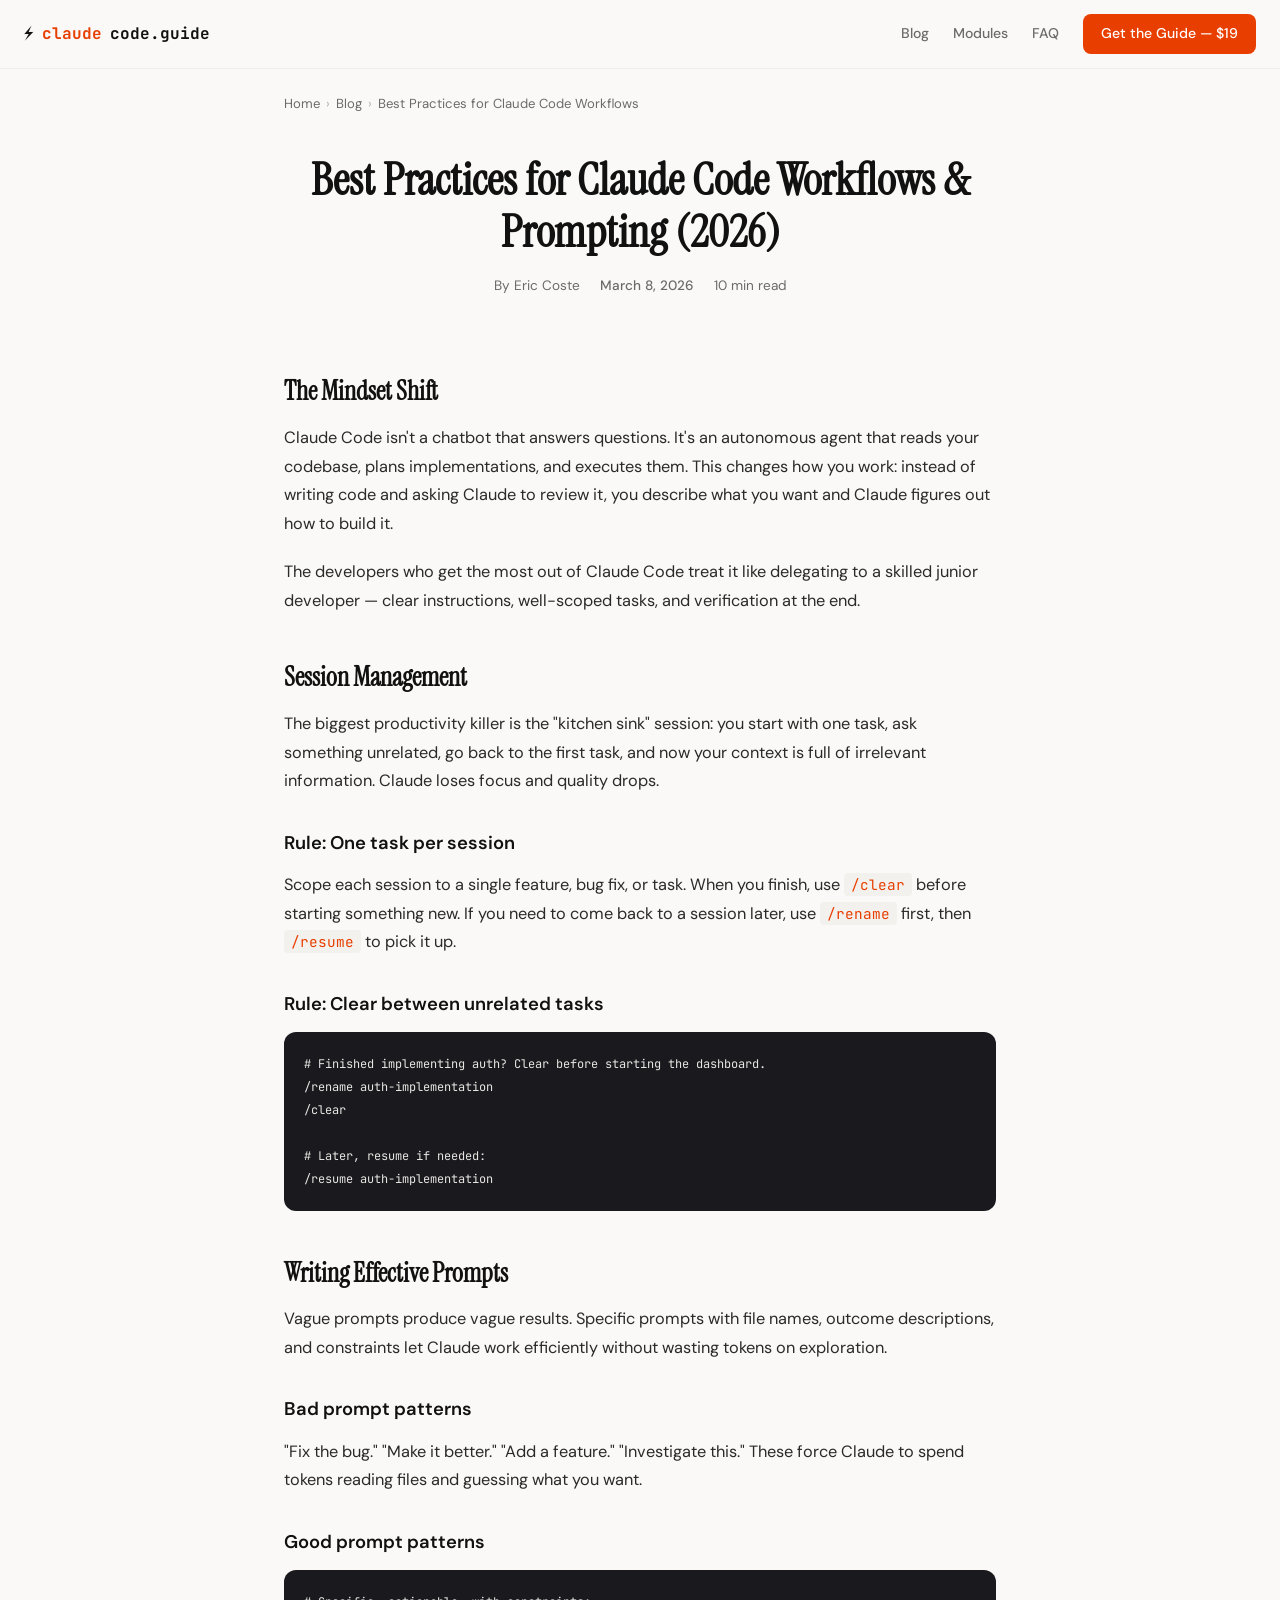
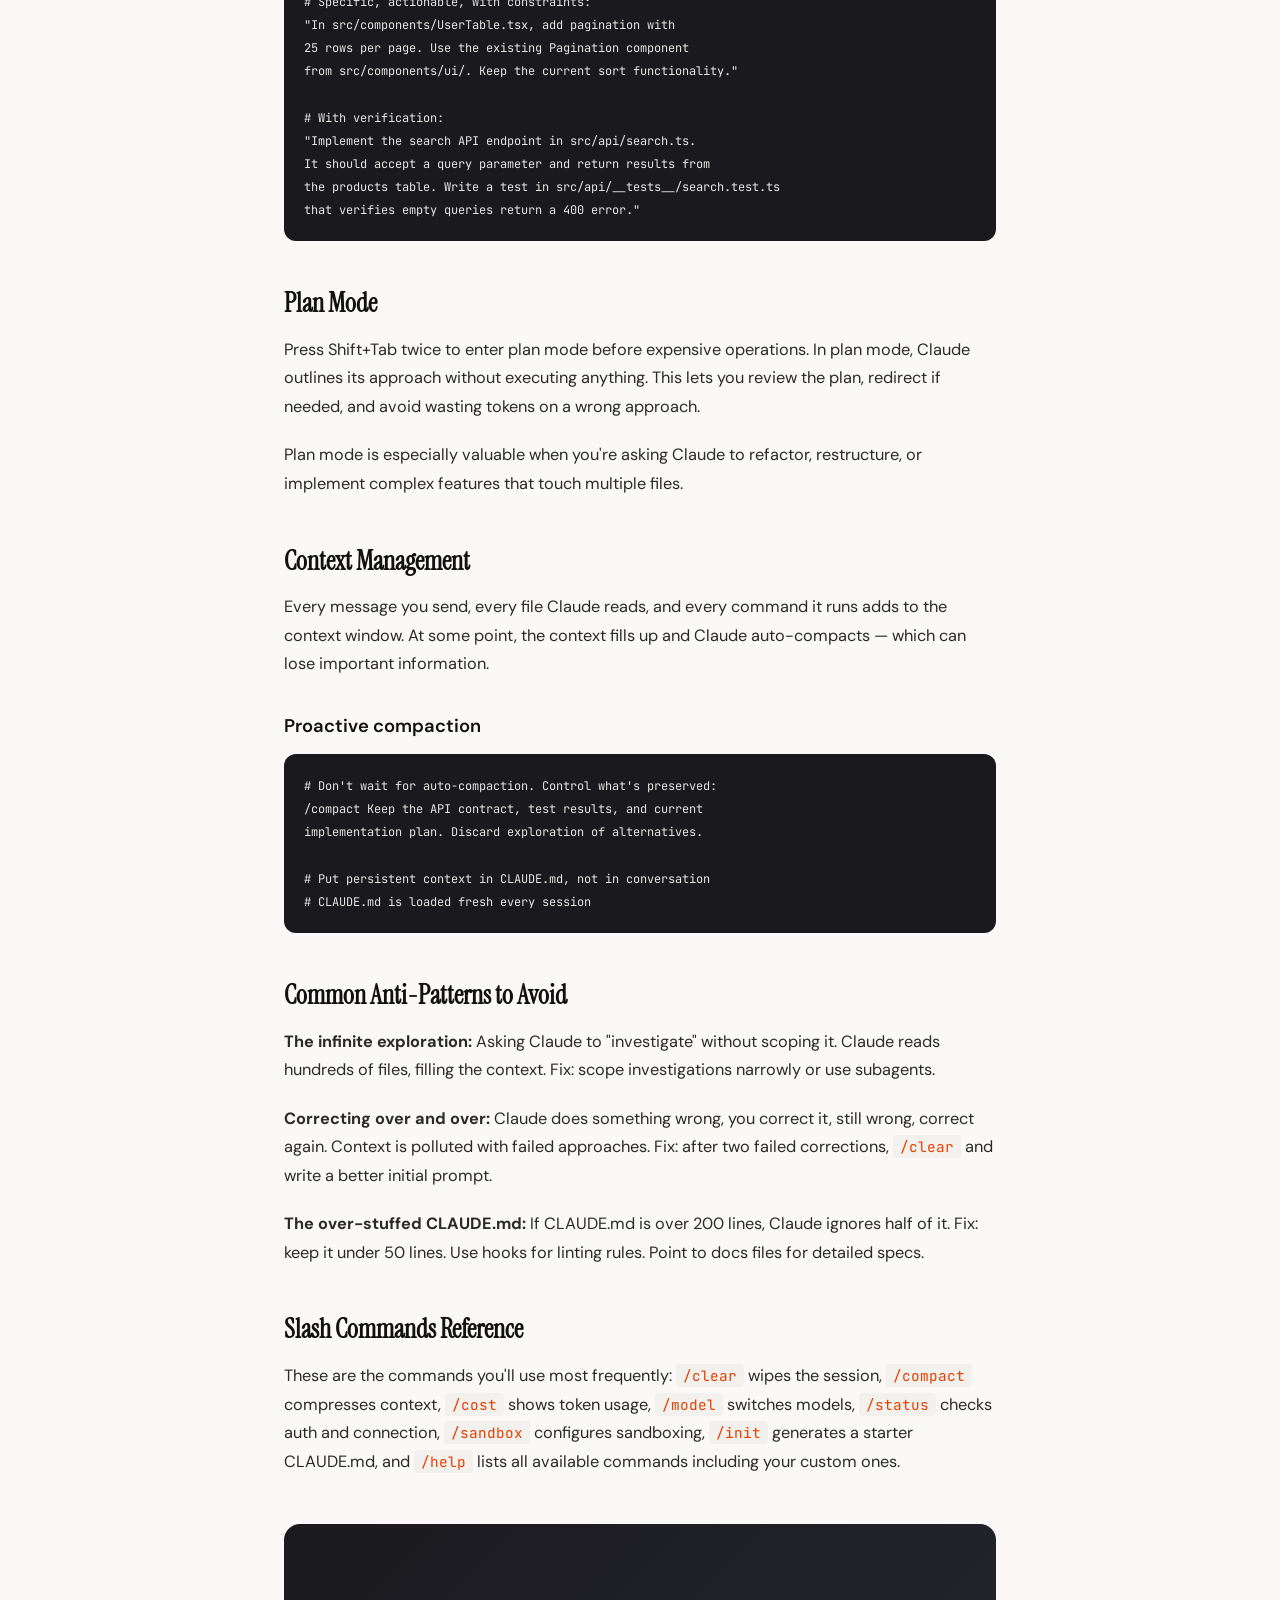
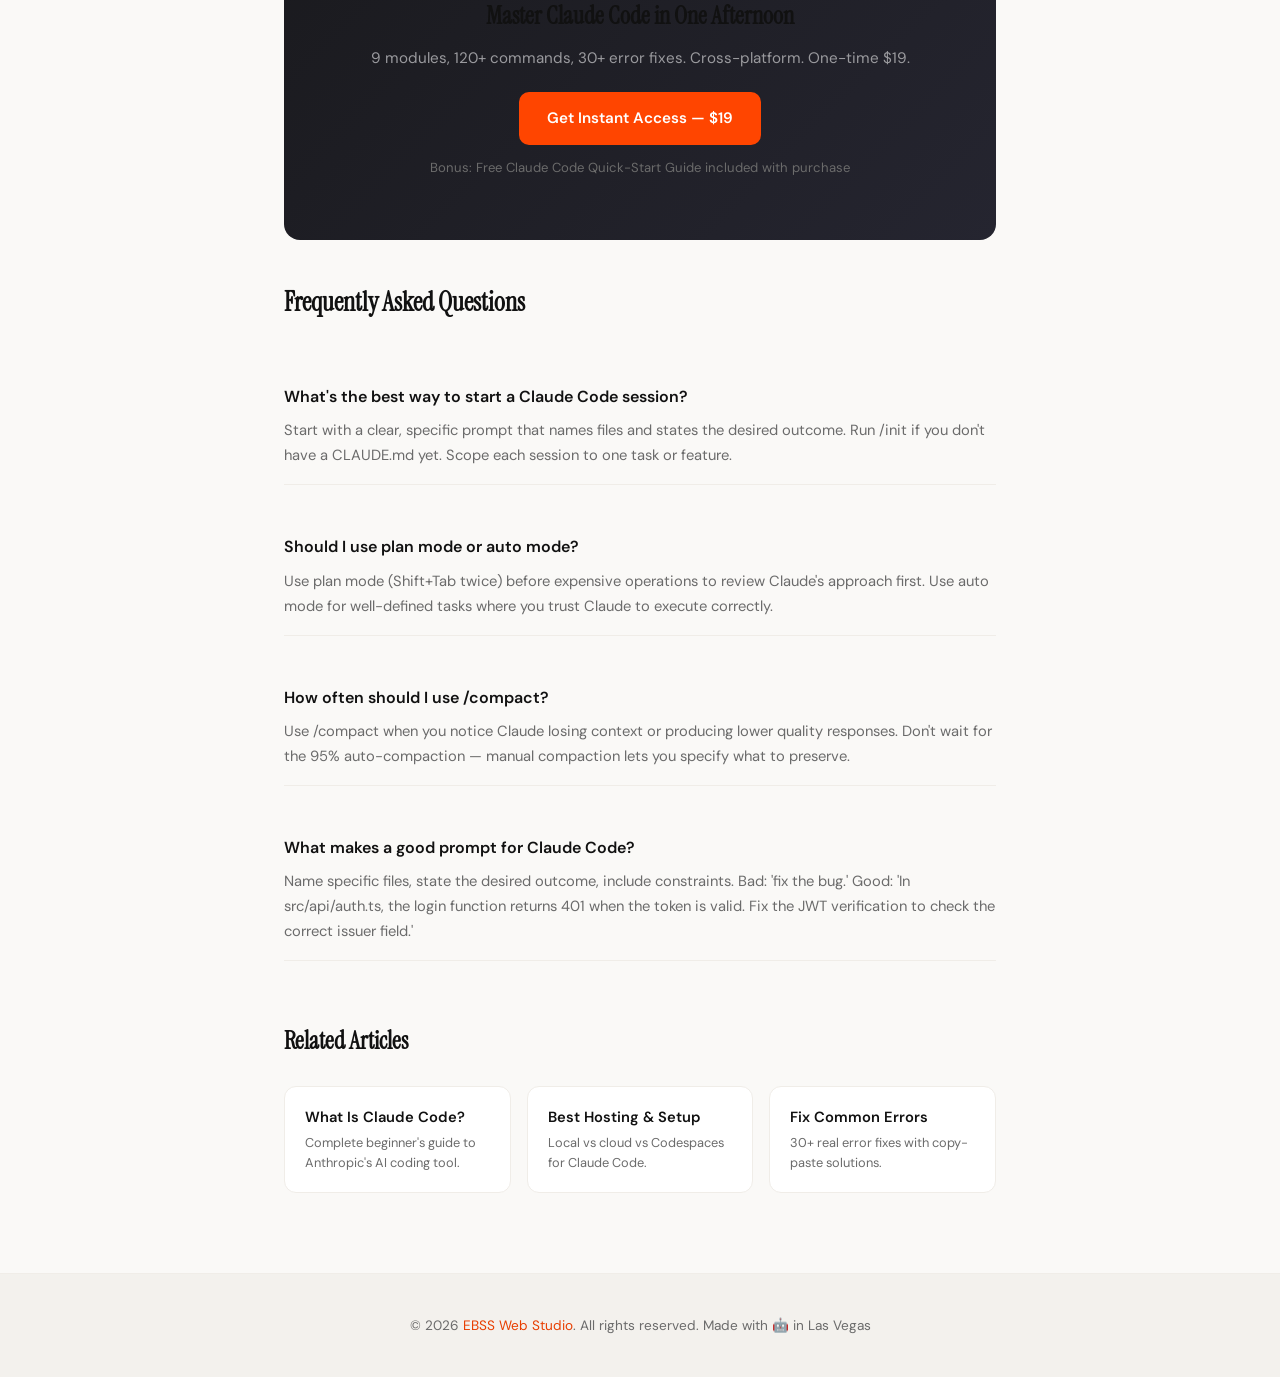
<file: blog/workflow-best-practices.html>
<!DOCTYPE html>
<html lang="en">
<head>
<meta charset="UTF-8">
<meta name="viewport" content="width=device-width, initial-scale=1.0, viewport-fit=cover">
<title>Best Practices for Claude Code Workflows & Prompting (2026)</title>
<meta name="description" content="Learn session management, effective prompting, plan mode, context management, and productivity patterns that top Claude Code developers use daily.">
<meta name="keywords" content="Claude Code best practices, Claude Code workflow, Claude Code prompting, Claude Code tips, Claude Code productivity, Claude Code session management">
<meta name="author" content="Eric Coste">
<meta name="robots" content="index, follow">
<link rel="canonical" href="https://claudecodeguide.com/blog/workflow-best-practices.html">
<meta property="og:title" content="Best Practices for Claude Code Workflows & Prompting (2026)">
<meta property="og:description" content="Learn session management, effective prompting, plan mode, context management, and productivity patterns that top Claude Code developers use daily.">
<meta property="og:type" content="article">
<meta property="og:url" content="https://claudecodeguide.com/blog/workflow-best-practices.html">
<meta property="og:image" content="https://claudecodeguide.com/assets/og-image.png">
<meta name="twitter:card" content="summary_large_image">
<meta name="twitter:title" content="Best Practices for Claude Code Workflows & Prompting (2026)">
<meta name="twitter:description" content="Learn session management, effective prompting, plan mode, context management, and productivity patterns that top Claude Code developers use daily.">
<link rel="icon" type="image/svg+xml" href="data:image/svg+xml,<svg xmlns='http://www.w3.org/2000/svg' viewBox='0 0 100 100'><text y='.9em' font-size='90'>⚡</text></svg>">
<link rel="preconnect" href="https://fonts.googleapis.com">
<link rel="preconnect" href="https://fonts.gstatic.com" crossorigin>
<link href="https://fonts.googleapis.com/css2?family=DM+Sans:ital,opsz,wght@0,9..40,300;0,9..40,400;0,9..40,500;0,9..40,600;0,9..40,700;1,9..40,400&family=Instrument+Serif:ital@0;1&family=JetBrains+Mono:wght@400;500;600;700&display=swap" rel="stylesheet">
<link rel="stylesheet" href="/css/blog.css">
<script type="application/ld+json">{"@context": "https://schema.org", "@type": "Article", "headline": "Best Practices for Claude Code Workflows & Prompting (2026)", "description": "Learn session management, effective prompting, plan mode, context management, and productivity patterns that top Claude Code developers use daily.", "author": {"@type": "Person", "name": "Eric Coste"}, "publisher": {"@type": "Organization", "name": "EBSS Web Studio"}, "datePublished": "2026-03-01", "dateModified": "2026-03-20"}</script>
<script type="application/ld+json">{"@context": "https://schema.org", "@type": "FAQPage", "mainEntity": [{"@type": "Question", "name": "What's the best way to start a Claude Code session?", "acceptedAnswer": {"@type": "Answer", "text": "Start with a clear, specific prompt that names files and states the desired outcome. Run /init if you don't have a CLAUDE.md yet. Scope each session to one task or feature."}}, {"@type": "Question", "name": "Should I use plan mode or auto mode?", "acceptedAnswer": {"@type": "Answer", "text": "Use plan mode (Shift+Tab twice) before expensive operations to review Claude's approach first. Use auto mode for well-defined tasks where you trust Claude to execute correctly."}}, {"@type": "Question", "name": "How often should I use /compact?", "acceptedAnswer": {"@type": "Answer", "text": "Use /compact when you notice Claude losing context or producing lower quality responses. Don't wait for the 95% auto-compaction \u2014 manual compaction lets you specify what to preserve."}}, {"@type": "Question", "name": "What makes a good prompt for Claude Code?", "acceptedAnswer": {"@type": "Answer", "text": "Name specific files, state the desired outcome, include constraints. Bad: 'fix the bug.' Good: 'In src/api/auth.ts, the login function returns 401 when the token is valid. Fix the JWT verification to check the correct issuer field.'"}}]}</script>
</head>
<body>
<a href="#main" class="skip-link">Skip to main content</a>
<nav class="blog-nav" role="navigation" aria-label="Main navigation">
  <a href="/" class="blog-nav-logo">⚡ <span>claude</span>code.guide</a>
  <div class="blog-nav-links">
    <a href="/blog/">Blog</a>
    <a href="/#modules">Modules</a>
    <a href="/#faq">FAQ</a>
    <a href="/#pricing" class="blog-nav-cta">Get the Guide — $19</a>
  </div>
  <button class="blog-hamburger" aria-label="Toggle menu" aria-expanded="false" onclick="document.getElementById('bm').classList.toggle('active');this.setAttribute('aria-expanded',document.getElementById('bm').classList.contains('active'))">
    <span></span><span></span><span></span>
  </button>
</nav>
<div class="blog-mobile-menu" id="bm">
  <a href="/blog/">Blog</a>
  <a href="/#modules">Modules</a>
  <a href="/#faq">FAQ</a>
  <a href="/#pricing">Get the Guide — $19</a>
</div>
<main id="main">
<nav class="breadcrumbs" aria-label="Breadcrumb">
  <a href="/">Home</a><span>›</span><a href="/blog/">Blog</a><span>›</span>Best Practices for Claude Code Workflows
</nav>
<header class="article-header">
  <h1>Best Practices for Claude Code Workflows & Prompting (2026)</h1>
  <div class="article-meta">
    <span>By Eric Coste</span>
    <time datetime="2026-03-01">March 8, 2026</time>
    <span>10 min read</span>
  </div>
</header>
<article class="article-body">
<h2>The Mindset Shift</h2>
<p>Claude Code isn't a chatbot that answers questions. It's an autonomous agent that reads your codebase, plans implementations, and executes them. This changes how you work: instead of writing code and asking Claude to review it, you describe what you want and Claude figures out how to build it.</p>
<p>The developers who get the most out of Claude Code treat it like delegating to a skilled junior developer — clear instructions, well-scoped tasks, and verification at the end.</p>

<h2>Session Management</h2>
<p>The biggest productivity killer is the "kitchen sink" session: you start with one task, ask something unrelated, go back to the first task, and now your context is full of irrelevant information. Claude loses focus and quality drops.</p>

<h3>Rule: One task per session</h3>
<p>Scope each session to a single feature, bug fix, or task. When you finish, use <code>/clear</code> before starting something new. If you need to come back to a session later, use <code>/rename</code> first, then <code>/resume</code> to pick it up.</p>

<h3>Rule: Clear between unrelated tasks</h3>
<pre><code># Finished implementing auth? Clear before starting the dashboard.
/rename auth-implementation
/clear

# Later, resume if needed:
/resume auth-implementation</code></pre>

<h2>Writing Effective Prompts</h2>
<p>Vague prompts produce vague results. Specific prompts with file names, outcome descriptions, and constraints let Claude work efficiently without wasting tokens on exploration.</p>

<h3>Bad prompt patterns</h3>
<p>"Fix the bug." "Make it better." "Add a feature." "Investigate this." These force Claude to spend tokens reading files and guessing what you want.</p>

<h3>Good prompt patterns</h3>
<pre><code># Specific, actionable, with constraints:
"In src/components/UserTable.tsx, add pagination with 
25 rows per page. Use the existing Pagination component 
from src/components/ui/. Keep the current sort functionality."

# With verification:
"Implement the search API endpoint in src/api/search.ts. 
It should accept a query parameter and return results from
the products table. Write a test in src/api/__tests__/search.test.ts
that verifies empty queries return a 400 error."</code></pre>

<h2>Plan Mode</h2>
<p>Press Shift+Tab twice to enter plan mode before expensive operations. In plan mode, Claude outlines its approach without executing anything. This lets you review the plan, redirect if needed, and avoid wasting tokens on a wrong approach.</p>
<p>Plan mode is especially valuable when you're asking Claude to refactor, restructure, or implement complex features that touch multiple files.</p>

<h2>Context Management</h2>
<p>Every message you send, every file Claude reads, and every command it runs adds to the context window. At some point, the context fills up and Claude auto-compacts — which can lose important information.</p>

<h3>Proactive compaction</h3>
<pre><code># Don't wait for auto-compaction. Control what's preserved:
/compact Keep the API contract, test results, and current 
implementation plan. Discard exploration of alternatives.

# Put persistent context in CLAUDE.md, not in conversation
# CLAUDE.md is loaded fresh every session</code></pre>

<h2>Common Anti-Patterns to Avoid</h2>
<p><strong>The infinite exploration:</strong> Asking Claude to "investigate" without scoping it. Claude reads hundreds of files, filling the context. Fix: scope investigations narrowly or use subagents.</p>
<p><strong>Correcting over and over:</strong> Claude does something wrong, you correct it, still wrong, correct again. Context is polluted with failed approaches. Fix: after two failed corrections, <code>/clear</code> and write a better initial prompt.</p>
<p><strong>The over-stuffed CLAUDE.md:</strong> If CLAUDE.md is over 200 lines, Claude ignores half of it. Fix: keep it under 50 lines. Use hooks for linting rules. Point to docs files for detailed specs.</p>

<h2>Slash Commands Reference</h2>
<p>These are the commands you'll use most frequently: <code>/clear</code> wipes the session, <code>/compact</code> compresses context, <code>/cost</code> shows token usage, <code>/model</code> switches models, <code>/status</code> checks auth and connection, <code>/sandbox</code> configures sandboxing, <code>/init</code> generates a starter CLAUDE.md, and <code>/help</code> lists all available commands including your custom ones.</p>

<div class="cta-box">
  <h3>Master Claude Code in One Afternoon</h3>
  <p>9 modules, 120+ commands, 30+ error fixes. Cross-platform. One-time $19.</p>
  <a href="/#pricing" class="btn">Get Instant Access — $19</a>
  <p class="bonus">Bonus: Free Claude Code Quick-Start Guide included with purchase</p>
</div>
<h2>Frequently Asked Questions</h2>
<div class="faq-item" style="border-bottom:1px solid var(--border-light);padding:16px 0">
<h3 style="font-size:1rem;font-weight:600;color:var(--text-bright);margin-bottom:8px">What's the best way to start a Claude Code session?</h3>
<p style="font-size:.92rem;color:var(--text-dim);line-height:1.7;margin:0">Start with a clear, specific prompt that names files and states the desired outcome. Run /init if you don't have a CLAUDE.md yet. Scope each session to one task or feature.</p>
</div>
<div class="faq-item" style="border-bottom:1px solid var(--border-light);padding:16px 0">
<h3 style="font-size:1rem;font-weight:600;color:var(--text-bright);margin-bottom:8px">Should I use plan mode or auto mode?</h3>
<p style="font-size:.92rem;color:var(--text-dim);line-height:1.7;margin:0">Use plan mode (Shift+Tab twice) before expensive operations to review Claude's approach first. Use auto mode for well-defined tasks where you trust Claude to execute correctly.</p>
</div>
<div class="faq-item" style="border-bottom:1px solid var(--border-light);padding:16px 0">
<h3 style="font-size:1rem;font-weight:600;color:var(--text-bright);margin-bottom:8px">How often should I use /compact?</h3>
<p style="font-size:.92rem;color:var(--text-dim);line-height:1.7;margin:0">Use /compact when you notice Claude losing context or producing lower quality responses. Don't wait for the 95% auto-compaction — manual compaction lets you specify what to preserve.</p>
</div>
<div class="faq-item" style="border-bottom:1px solid var(--border-light);padding:16px 0">
<h3 style="font-size:1rem;font-weight:600;color:var(--text-bright);margin-bottom:8px">What makes a good prompt for Claude Code?</h3>
<p style="font-size:.92rem;color:var(--text-dim);line-height:1.7;margin:0">Name specific files, state the desired outcome, include constraints. Bad: 'fix the bug.' Good: 'In src/api/auth.ts, the login function returns 401 when the token is valid. Fix the JWT verification to check the correct issuer field.'</p>
</div>

</article>
<section class="related-posts"><h2>Related Articles</h2><div class="related-grid"><a href="/blog/what-is-claude-code.html" class="related-card"><h3>What Is Claude Code?</h3><p>Complete beginner's guide to Anthropic's AI coding tool.</p></a><a href="/blog/hosting-setup.html" class="related-card"><h3>Best Hosting & Setup</h3><p>Local vs cloud vs Codespaces for Claude Code.</p></a><a href="/blog/fix-common-errors.html" class="related-card"><h3>Fix Common Errors</h3><p>30+ real error fixes with copy-paste solutions.</p></a></div></section>
</main>
<footer class="blog-footer" role="contentinfo">
  <p>&copy; 2026 <a href="https://ebsswebstudio.com" target="_blank" rel="noopener">EBSS Web Studio</a>. All rights reserved. Made with 🤖 in Las Vegas</p>
</footer>
</body>
</html>
</file>
<file: css/blog.css>
/* Blog styles — Light theme, editorial feel */
:root{
  --bg:#faf9f7;--bg2:#fff;--bg3:#f3f1ed;
  --surface:#fff;--surface2:#f7f5f2;
  --text:#2a2a2a;--text-dim:#6b6b6b;--text-bright:#111;
  --fire1:#e83e00;--fire2:#ff4500;--accent:#d63600;
  --border:#e5e2dc;--border-light:#f0ede8;
  --mono:'JetBrains Mono',monospace;--serif:'Instrument Serif',serif;--sans:'DM Sans',sans-serif;
}
*,*::before,*::after{box-sizing:border-box;margin:0;padding:0}
html{scroll-behavior:smooth;-webkit-text-size-adjust:100%}
body{font-family:var(--sans);background:var(--bg);color:var(--text);line-height:1.7;-webkit-tap-highlight-color:transparent;padding:env(safe-area-inset-top) env(safe-area-inset-right) env(safe-area-inset-bottom) env(safe-area-inset-left)}
a{color:var(--fire1);text-decoration:none;transition:color .2s}
a:hover{color:var(--accent)}
img{max-width:100%;display:block}
::selection{background:var(--fire1);color:#fff}
.skip-link{position:absolute;top:-100%;left:0;background:var(--fire1);color:#fff;padding:8px 16px;z-index:9999;font-weight:600}
.skip-link:focus{top:0}

/* Blog nav */
.blog-nav{position:sticky;top:0;z-index:100;background:rgba(250,249,247,0.92);backdrop-filter:blur(16px);border-bottom:1px solid var(--border-light);padding:14px 24px;display:flex;align-items:center;justify-content:space-between}
.blog-nav-logo{font-family:var(--mono);font-weight:700;font-size:1rem;color:var(--text-bright);display:flex;align-items:center;gap:8px}
.blog-nav-logo span{color:var(--fire1)}
.blog-nav-links{display:flex;gap:24px;align-items:center}
.blog-nav-links a{color:var(--text-dim);font-size:.88rem;font-weight:500}
.blog-nav-links a:hover{color:var(--text-bright)}
.blog-nav-cta{background:var(--fire1);color:#fff!important;padding:8px 18px;border-radius:8px;font-weight:600;font-size:.82rem}
.blog-nav-cta:hover{background:var(--accent)}
.blog-hamburger{display:none;flex-direction:column;gap:5px;cursor:pointer;padding:8px;min-width:44px;min-height:44px;justify-content:center;align-items:center;background:none;border:none}
.blog-hamburger span{display:block;width:20px;height:2px;background:var(--text);border-radius:2px}
.blog-mobile-menu{display:none;position:fixed;inset:0;top:52px;background:rgba(250,249,247,0.98);z-index:99;flex-direction:column;padding:32px 24px;gap:20px}
.blog-mobile-menu.active{display:flex}
.blog-mobile-menu a{color:var(--text);font-size:1.1rem;font-weight:500;padding:10px 0;border-bottom:1px solid var(--border-light)}

/* Breadcrumbs */
.breadcrumbs{max-width:760px;margin:0 auto;padding:24px 24px 0;font-size:.82rem;color:var(--text-dim)}
.breadcrumbs a{color:var(--text-dim)}
.breadcrumbs a:hover{color:var(--fire1)}
.breadcrumbs span{margin:0 6px;opacity:.5}

/* Article */
.article-header{max-width:760px;margin:0 auto;padding:40px 24px 32px;text-align:center}
.article-header h1{font-family:var(--serif);font-size:clamp(1.8rem,4vw,2.8rem);color:var(--text-bright);line-height:1.15;margin-bottom:16px}
.article-meta{display:flex;justify-content:center;gap:20px;font-size:.85rem;color:var(--text-dim);flex-wrap:wrap}
.article-meta time{font-weight:500}
.article-body{max-width:760px;margin:0 auto;padding:0 24px 60px}
.article-body h2{font-family:var(--serif);font-size:1.6rem;color:var(--text-bright);margin:48px 0 16px;line-height:1.2}
.article-body h3{font-size:1.15rem;font-weight:600;color:var(--text-bright);margin:32px 0 12px}
.article-body p{margin-bottom:20px;font-size:1.02rem;line-height:1.75}
.article-body ul,.article-body ol{margin:0 0 20px 24px}
.article-body li{margin-bottom:8px;line-height:1.65}
.article-body code{font-family:var(--mono);font-size:.88em;background:var(--bg3);padding:2px 7px;border-radius:4px;color:var(--fire1)}
.article-body pre{background:#1a1a1e;color:#e8e6e3;padding:20px;border-radius:12px;overflow-x:auto;margin:0 0 24px;font-family:var(--mono);font-size:.85rem;line-height:1.7}
.article-body pre code{background:none;padding:0;color:inherit}
.article-body blockquote{border-left:3px solid var(--fire1);padding:16px 20px;margin:0 0 24px;background:var(--surface2);border-radius:0 8px 8px 0;font-style:italic;color:var(--text-dim)}

/* CTA Box */
.cta-box{background:linear-gradient(135deg,#1a1a1e,#252530);border-radius:16px;padding:40px 32px;text-align:center;margin:48px 0;color:#fff}
.cta-box h3{font-family:var(--serif);font-size:1.5rem;margin-bottom:8px}
.cta-box p{color:#9a9a9e;margin-bottom:20px;font-size:.95rem}
.cta-box .btn{display:inline-flex;align-items:center;gap:8px;padding:14px 28px;background:var(--fire2);color:#fff;border-radius:10px;font-weight:600;font-size:.95rem;transition:all .2s;min-height:44px;border:none;cursor:pointer}
.cta-box .btn:hover{background:var(--fire1);transform:translateY(-1px);box-shadow:0 4px 20px rgba(255,69,0,0.3);color:#fff}
.cta-box .bonus{font-size:.82rem;color:#6b6b6b;margin-top:12px}

/* Related posts */
.related-posts{max-width:760px;margin:0 auto;padding:0 24px 80px}
.related-posts h2{font-family:var(--serif);font-size:1.5rem;color:var(--text-bright);margin-bottom:24px}
.related-grid{display:grid;grid-template-columns:repeat(3,1fr);gap:16px}
.related-card{background:var(--surface);border:1px solid var(--border-light);border-radius:12px;padding:20px;transition:all .2s}
.related-card:hover{border-color:var(--fire1);transform:translateY(-2px);box-shadow:0 8px 24px rgba(0,0,0,0.06)}
.related-card h3{font-size:.92rem;font-weight:600;color:var(--text-bright);margin-bottom:6px;line-height:1.4}
.related-card p{font-size:.8rem;color:var(--text-dim);line-height:1.5}

/* Blog index */
.blog-hero{max-width:800px;margin:0 auto;padding:60px 24px 40px;text-align:center}
.blog-hero h1{font-family:var(--serif);font-size:clamp(2rem,4.5vw,3rem);color:var(--text-bright);margin-bottom:12px}
.blog-hero p{color:var(--text-dim);font-size:1.05rem;max-width:540px;margin:0 auto}
.blog-grid{max-width:900px;margin:0 auto;padding:0 24px 80px;display:grid;grid-template-columns:repeat(2,1fr);gap:20px}
.blog-card{background:var(--surface);border:1px solid var(--border-light);border-radius:16px;padding:28px;transition:all .25s}
.blog-card:hover{border-color:var(--fire1);transform:translateY(-3px);box-shadow:0 12px 32px rgba(0,0,0,0.06)}
.blog-card .tag{font-family:var(--mono);font-size:.72rem;font-weight:600;color:var(--fire1);text-transform:uppercase;letter-spacing:1px;margin-bottom:12px;display:inline-block}
.blog-card h2{font-size:1.1rem;font-weight:600;color:var(--text-bright);line-height:1.35;margin-bottom:10px}
.blog-card p{font-size:.88rem;color:var(--text-dim);line-height:1.6}
.blog-card .read-more{display:inline-flex;align-items:center;gap:6px;font-size:.85rem;font-weight:600;color:var(--fire1);margin-top:14px}

/* Footer (blog) */
.blog-footer{background:var(--bg3);border-top:1px solid var(--border-light);padding:40px 24px;text-align:center}
.blog-footer p{color:var(--text-dim);font-size:.85rem}
.blog-footer a{color:var(--fire1)}

@media(max-width:768px){
  .blog-nav-links{display:none}
  .blog-hamburger{display:flex}
  .blog-grid{grid-template-columns:1fr}
  .related-grid{grid-template-columns:1fr}
  .article-body{padding:0 20px 48px}
}
@media(max-width:380px){
  .article-header h1{font-size:1.6rem}
  .cta-box{padding:28px 20px}
}
</file>
